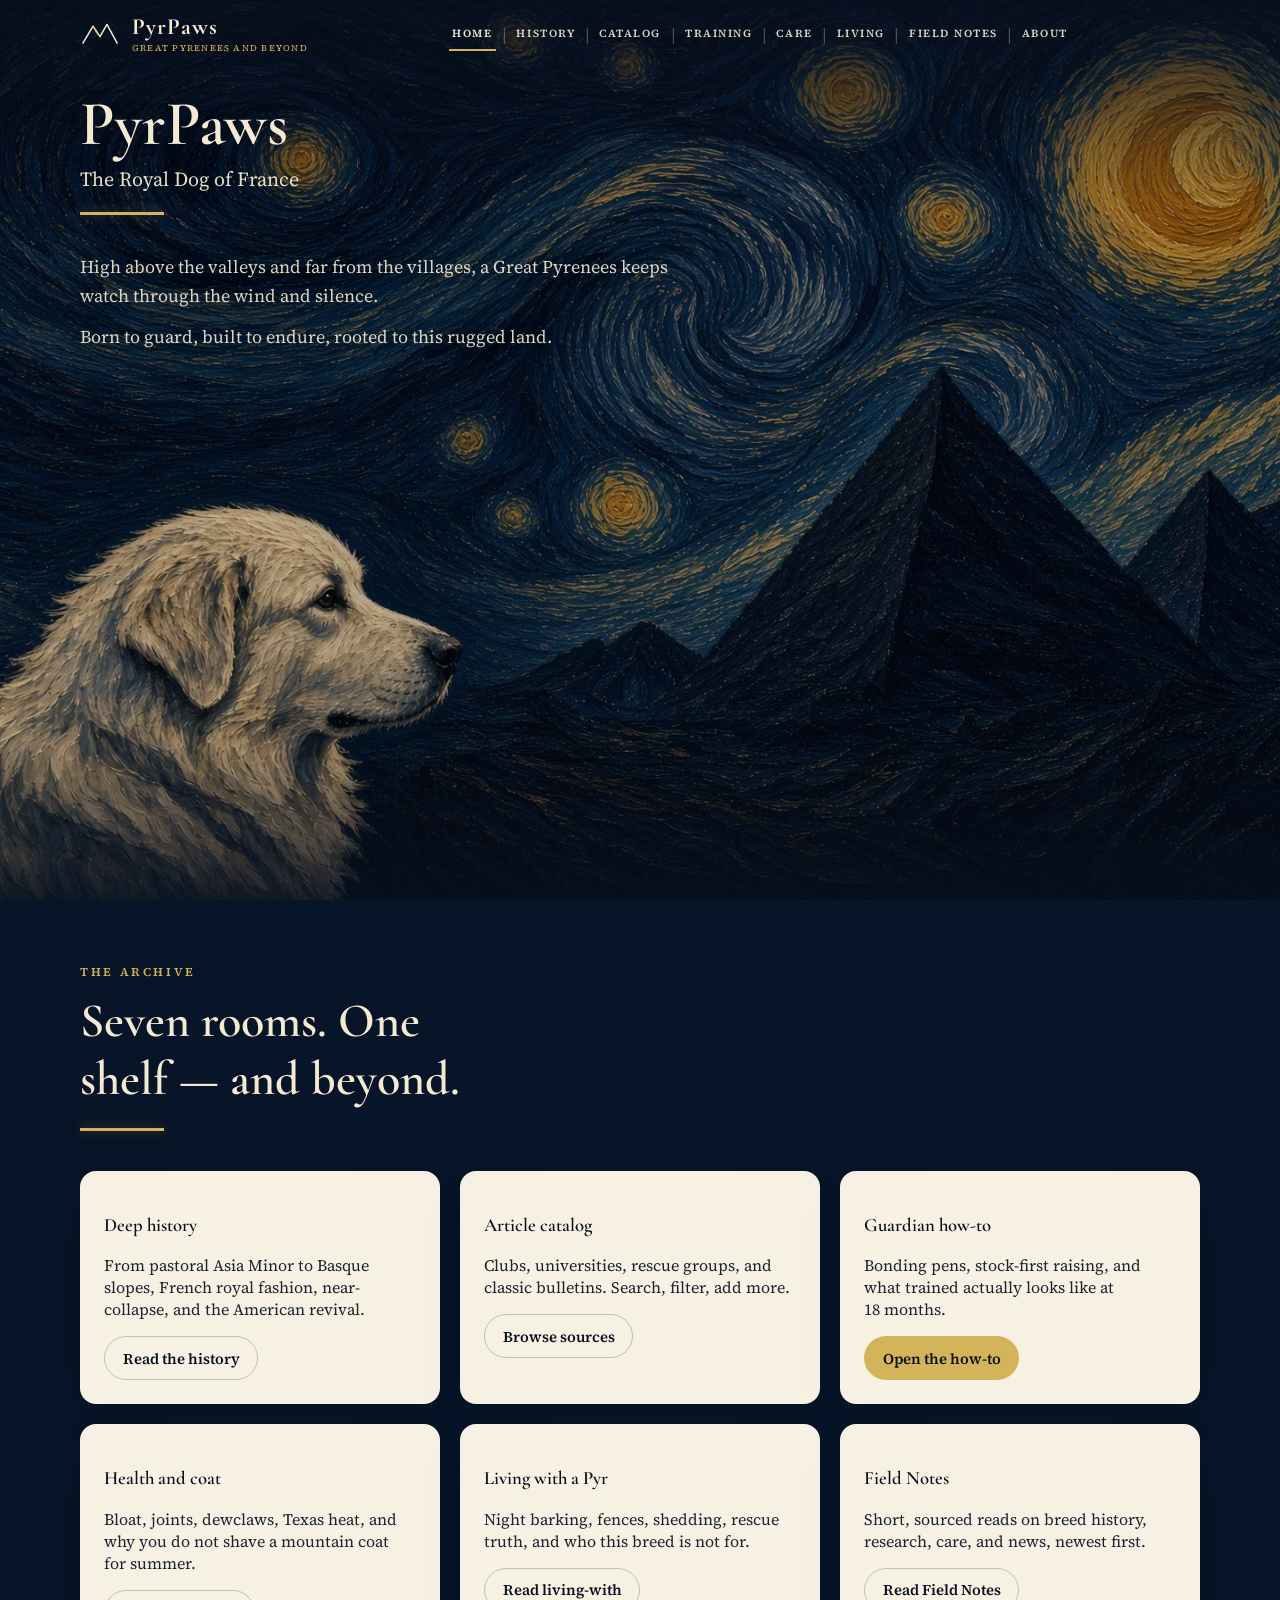
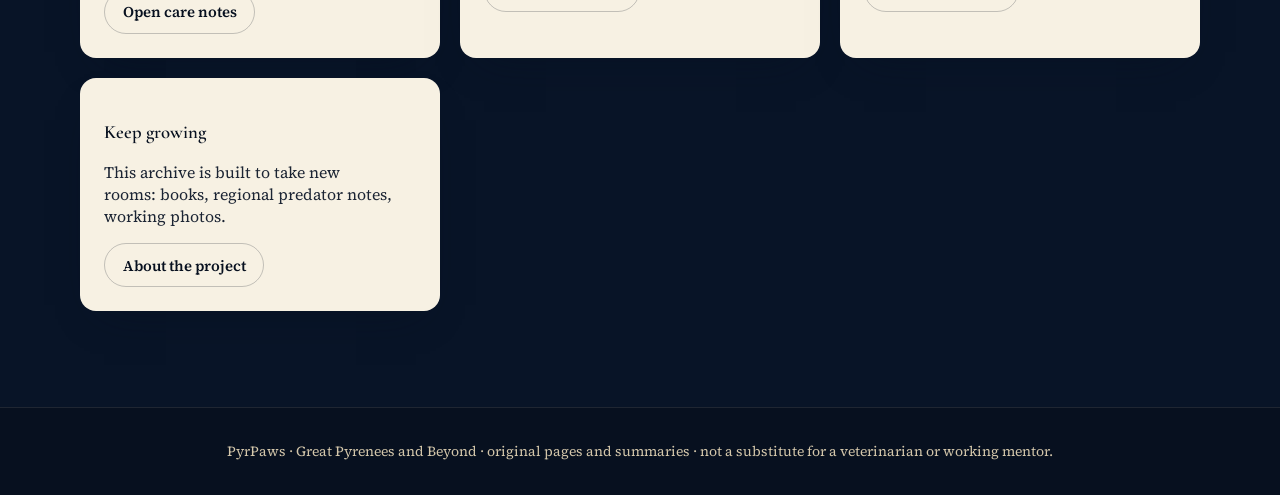
<file: index.html>
<!DOCTYPE html>
<html lang="en">
<head>
  <meta charset="UTF-8">
  <meta name="viewport" content="width=device-width, initial-scale=1">
  <meta http-equiv="Cache-Control" content="no-cache, no-store, must-revalidate">
  <title>PyrPaws — Great Pyrenees and Beyond</title>
  <meta name="description" content="A working dog of the roof of southwest Europe. History, source catalog, livestock guardian training, health, and living-with notes.">
  <link rel="canonical" href="https://pyrpaws.com/">
  <meta property="og:site_name" content="PyrPaws">
  <meta property="og:type" content="website">
  <meta property="og:url" content="https://pyrpaws.com/">
  <meta property="og:title" content="PyrPaws — Great Pyrenees and Beyond">
  <meta property="og:description" content="A working dog of the roof of southwest Europe. History, source catalog, livestock guardian training, health, and living-with notes.">
  <meta property="og:image" content="https://pyrpaws.com/assets/hero-desktop.jpg">
  <meta name="twitter:card" content="summary_large_image">
  <meta name="twitter:title" content="PyrPaws — Great Pyrenees and Beyond">
  <meta name="twitter:description" content="A working dog of the roof of southwest Europe. History, source catalog, livestock guardian training, health, and living-with notes.">
  <meta name="twitter:image" content="https://pyrpaws.com/assets/hero-desktop.jpg">
  <link rel="icon" type="image/svg+xml" href="assets/favicon.svg">
  <link rel="preconnect" href="https://fonts.googleapis.com">
  <link rel="preconnect" href="https://fonts.gstatic.com" crossorigin>
  <link href="https://fonts.googleapis.com/css2?family=Cormorant+Garamond:ital,wght@0,500;0,600;0,700;1,500&family=Source+Serif+4:ital,opsz,wght@0,8..60,400;0,8..60,600;1,8..60,400&display=swap" rel="stylesheet">
  <link rel="stylesheet" href="assets/styles.css?v=pyrpaws1">
</head>
<body>
  <header class="site-header overlay">
  <div class="header-inner site-wrap">
    <a class="brand" href="index.html" aria-label="PyrPaws home">
    <svg width="40" height="30" viewBox="0 0 46 34" fill="none" aria-hidden="true">
  <path d="M3 28 L15 8 L23 20 L31 6 L43 28" stroke="#f4ead4" stroke-width="1.7" stroke-linejoin="round"/>
  <path d="M15 8 L19 16 L23 20" stroke="#d4b45a" stroke-width="1.15"/>
</svg>
    <span class="brand-copy"><strong>PyrPaws</strong><span>Great Pyrenees and Beyond</span></span>
  </a>
    <nav class="desk-nav" aria-label="Primary"><a href="index.html" class="active">Home</a><span class="pipe" aria-hidden="true">|</span><a href="history.html">History</a><span class="pipe" aria-hidden="true">|</span><a href="archive.html">Catalog</a><span class="pipe" aria-hidden="true">|</span><a href="training.html">Training</a><span class="pipe" aria-hidden="true">|</span><a href="care.html">Care</a><span class="pipe" aria-hidden="true">|</span><a href="living.html">Living</a><span class="pipe" aria-hidden="true">|</span><a href="field-notes.html">Field Notes</a><span class="pipe" aria-hidden="true">|</span><a href="about.html">About</a></nav>
    <button type="button" class="menu-btn" data-open-menu aria-expanded="false" aria-controls="site-menu">
      <span class="bars" aria-hidden="true"><i></i><i></i><i></i></span>
      Menu
    </button>
  </div>
  <div class="menu-panel" id="site-menu" data-menu hidden>
    <div class="bg" aria-hidden="true"><picture><source type="image/webp" srcset="assets/hero-mobile.webp?v=pyrpaws1"><img src="assets/hero-mobile.jpg?v=pyrpaws1" alt=""></picture></div>
    <div class="menu-top">
      <a class="brand" href="index.html" aria-label="PyrPaws home">
    <svg width="40" height="30" viewBox="0 0 46 34" fill="none" aria-hidden="true">
  <path d="M3 28 L15 8 L23 20 L31 6 L43 28" stroke="#f4ead4" stroke-width="1.7" stroke-linejoin="round"/>
  <path d="M15 8 L19 16 L23 20" stroke="#d4b45a" stroke-width="1.15"/>
</svg>
    <span class="brand-copy"><strong>PyrPaws</strong><span>Great Pyrenees and Beyond</span></span>
  </a>
      <button type="button" class="menu-close" data-close-menu aria-label="Close menu">×</button>
    </div>
    <nav class="menu-links"><a href="index.html" class="active">Home</a><a href="history.html">History</a><a href="archive.html">Catalog</a><a href="training.html">Training</a><a href="care.html">Care</a><a href="living.html">Living</a><a href="field-notes.html">Field Notes</a><a href="about.html">About</a></nav>
  </div>
  </header>
  <section class="hero">
    <picture>
      <source media="(max-width: 1199px)" type="image/webp" srcset="assets/hero-mobile.webp?v=pyrpaws1">
      <source media="(max-width: 1199px)" srcset="assets/hero-mobile.jpg?v=pyrpaws1">
      <source type="image/webp" srcset="assets/hero-desktop.webp?v=pyrpaws1">
      <img class="hero-art" src="assets/hero-desktop.jpg?v=pyrpaws1" alt="">
    </picture>
    <div class="hero-scrim" aria-hidden="true"></div>
    <div class="hero-top" aria-hidden="true"></div>
    <div class="hero-bot" aria-hidden="true"></div>
    <div class="hero-copy site-wrap">
      <h1>PyrPaws</h1>
      <p class="hero-sub">The Royal Dog of France</p>
      <span class="gold-rule"></span>
      <p class="lede">High above the valleys and far from the villages, a Great Pyrenees keeps watch through the wind and silence.
        <span class="lede-rest">Born to guard, built to endure, rooted to this rugged land.</span>
      </p>
    </div>
  </section>
  <main class="rooms">
    <div class="site-wrap">
      <p class="kicker">The archive</p>
      <h2>Seven rooms. One shelf — and beyond.</h2>
      <span class="gold-rule"></span>
      <div class="grid-3">
        <article class="paper-card"><h3>Deep history</h3><p>From pastoral Asia Minor to Basque slopes, French royal fashion, near-collapse, and the American revival.</p><a class="paint-btn" href="history.html">Read the history</a></article>
        <article class="paper-card"><h3>Article catalog</h3><p>Clubs, universities, rescue groups, and classic bulletins. Search, filter, add more.</p><a class="paint-btn" href="archive.html">Browse sources</a></article>
        <article class="paper-card"><h3>Guardian how-to</h3><p>Bonding pens, stock-first raising, and what trained actually looks like at 18 months.</p><a class="paint-btn gold" href="training.html">Open the how-to</a></article>
        <article class="paper-card"><h3>Health and coat</h3><p>Bloat, joints, dewclaws, Texas heat, and why you do not shave a mountain coat for summer.</p><a class="paint-btn" href="care.html">Open care notes</a></article>
        <article class="paper-card"><h3>Living with a Pyr</h3><p>Night barking, fences, shedding, rescue truth, and who this breed is not for.</p><a class="paint-btn" href="living.html">Read living-with</a></article>
        <article class="paper-card"><h3>Field Notes</h3><p>Short, sourced reads on breed history, research, care, and news, newest first.</p><a class="paint-btn" href="field-notes.html">Read Field Notes</a></article>
        <article class="paper-card"><h3>Keep growing</h3><p>This archive is built to take new rooms: books, regional predator notes, working photos.</p><a class="paint-btn" href="about.html">About the project</a></article>
      </div>
    </div>
  </main>
  <footer class="site-footer"><div class="site-wrap">PyrPaws · Great Pyrenees and Beyond · original pages and summaries · not a substitute for a veterinarian or working mentor.</div></footer>
  <script src="assets/site.js?v=pyrpaws1"></script>
</body>
</html>
</file>
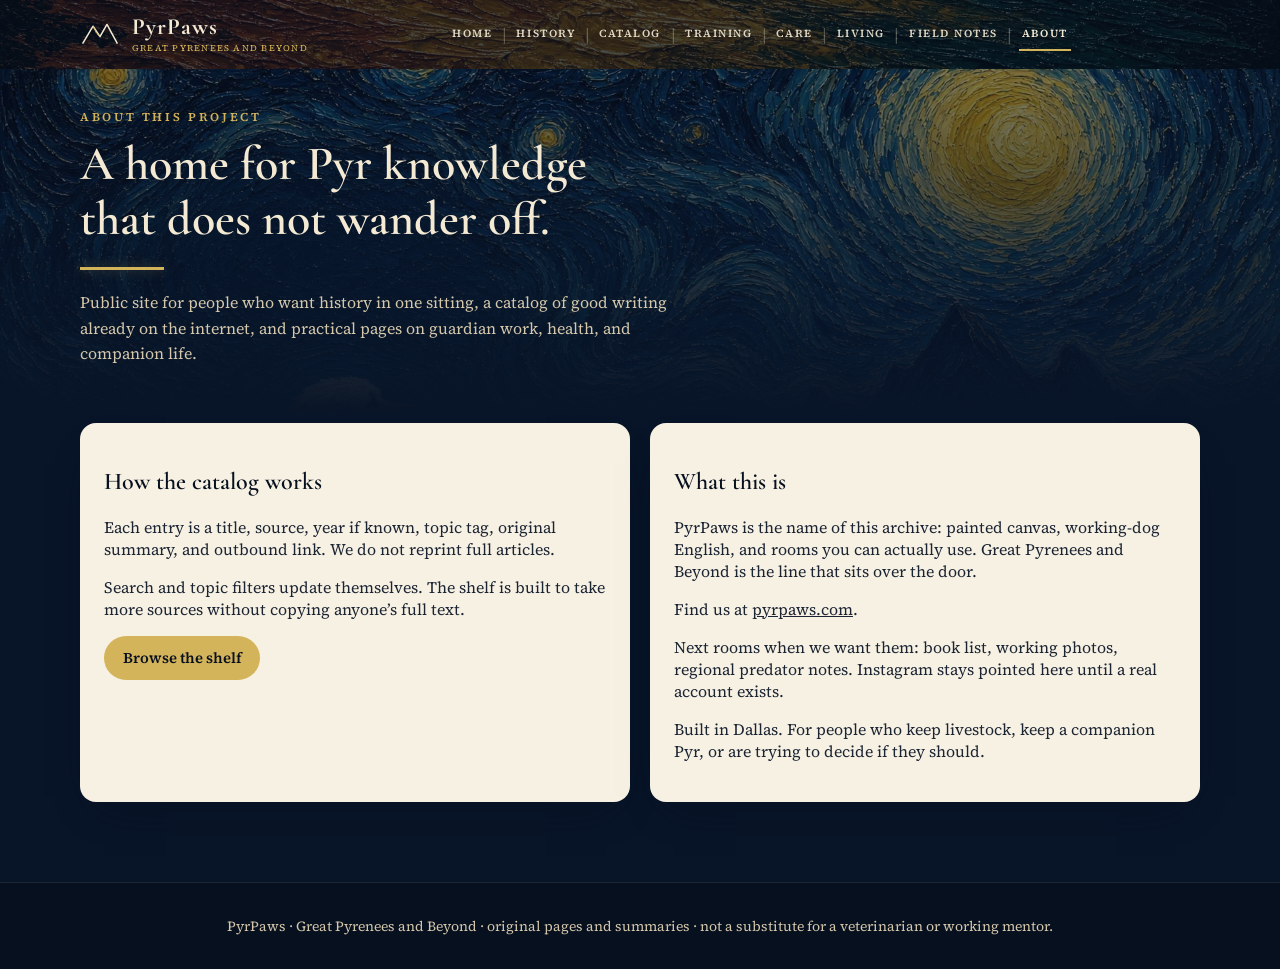
<file: about.html>
<!DOCTYPE html>
<html lang="en">
<head>
  <meta charset="UTF-8">
  <meta name="viewport" content="width=device-width, initial-scale=1">
  <meta http-equiv="Cache-Control" content="no-cache, no-store, must-revalidate">
  <title>About — PyrPaws</title>
  <meta name="description" content="About the Great Pyrenees archive.">
  <link rel="canonical" href="https://pyrpaws.com/about.html">
  <meta property="og:site_name" content="PyrPaws">
  <meta property="og:type" content="website">
  <meta property="og:url" content="https://pyrpaws.com/about.html">
  <meta property="og:title" content="About — PyrPaws">
  <meta property="og:description" content="About the Great Pyrenees archive.">
  <meta property="og:image" content="https://pyrpaws.com/assets/hero-desktop.jpg">
  <meta name="twitter:card" content="summary_large_image">
  <meta name="twitter:title" content="About — PyrPaws">
  <meta name="twitter:description" content="About the Great Pyrenees archive.">
  <meta name="twitter:image" content="https://pyrpaws.com/assets/hero-desktop.jpg">
  <link rel="icon" type="image/svg+xml" href="assets/favicon.svg">
  <link rel="preconnect" href="https://fonts.googleapis.com">
  <link rel="preconnect" href="https://fonts.gstatic.com" crossorigin>
  <link href="https://fonts.googleapis.com/css2?family=Cormorant+Garamond:ital,wght@0,500;0,600;0,700;1,500&family=Source+Serif+4:ital,opsz,wght@0,8..60,400;0,8..60,600;1,8..60,400&display=swap" rel="stylesheet">
  <link rel="stylesheet" href="assets/styles.css?v=pyrpaws1">
</head>
<body>
  <header class="site-header bar">
    <div class="bar-bg" aria-hidden="true"><picture><source type="image/webp" srcset="assets/paint-bar.webp?v=pyrpaws1"><img src="assets/paint-bar.jpg?v=pyrpaws1" alt=""></picture></div>
  <div class="header-inner site-wrap">
    <a class="brand" href="index.html" aria-label="PyrPaws home">
    <svg width="40" height="30" viewBox="0 0 46 34" fill="none" aria-hidden="true">
  <path d="M3 28 L15 8 L23 20 L31 6 L43 28" stroke="#f4ead4" stroke-width="1.7" stroke-linejoin="round"/>
  <path d="M15 8 L19 16 L23 20" stroke="#d4b45a" stroke-width="1.15"/>
</svg>
    <span class="brand-copy"><strong>PyrPaws</strong><span>Great Pyrenees and Beyond</span></span>
  </a>
    <nav class="desk-nav" aria-label="Primary"><a href="index.html">Home</a><span class="pipe" aria-hidden="true">|</span><a href="history.html">History</a><span class="pipe" aria-hidden="true">|</span><a href="archive.html">Catalog</a><span class="pipe" aria-hidden="true">|</span><a href="training.html">Training</a><span class="pipe" aria-hidden="true">|</span><a href="care.html">Care</a><span class="pipe" aria-hidden="true">|</span><a href="living.html">Living</a><span class="pipe" aria-hidden="true">|</span><a href="field-notes.html">Field Notes</a><span class="pipe" aria-hidden="true">|</span><a href="about.html" class="active">About</a></nav>
    <button type="button" class="menu-btn" data-open-menu aria-expanded="false" aria-controls="site-menu">
      <span class="bars" aria-hidden="true"><i></i><i></i><i></i></span>
      Menu
    </button>
  </div>
  <div class="menu-panel" id="site-menu" data-menu hidden>
    <div class="bg" aria-hidden="true"><picture><source type="image/webp" srcset="assets/hero-mobile.webp?v=pyrpaws1"><img src="assets/hero-mobile.jpg?v=pyrpaws1" alt=""></picture></div>
    <div class="menu-top">
      <a class="brand" href="index.html" aria-label="PyrPaws home">
    <svg width="40" height="30" viewBox="0 0 46 34" fill="none" aria-hidden="true">
  <path d="M3 28 L15 8 L23 20 L31 6 L43 28" stroke="#f4ead4" stroke-width="1.7" stroke-linejoin="round"/>
  <path d="M15 8 L19 16 L23 20" stroke="#d4b45a" stroke-width="1.15"/>
</svg>
    <span class="brand-copy"><strong>PyrPaws</strong><span>Great Pyrenees and Beyond</span></span>
  </a>
      <button type="button" class="menu-close" data-close-menu aria-label="Close menu">×</button>
    </div>
    <nav class="menu-links"><a href="index.html">Home</a><a href="history.html">History</a><a href="archive.html">Catalog</a><a href="training.html">Training</a><a href="care.html">Care</a><a href="living.html">Living</a><a href="field-notes.html">Field Notes</a><a href="about.html" class="active">About</a></nav>
  </div>
  </header>
  <section class="page-banner">
    <picture><source type="image/webp" srcset="assets/sky-canvas.webp?v=pyrpaws1"><img src="assets/sky-canvas.jpg?v=pyrpaws1" alt=""></picture>
    <div class="wash"></div>
    <div class="inner site-wrap">
      <p class="kicker">About this project</p>
      <h1>A home for Pyr knowledge that does not wander off.</h1>
      <span class="gold-rule"></span>
      <p class="lede">Public site for people who want history in one sitting, a catalog of good writing already on the internet, and practical pages on guardian work, health, and companion life.</p>
    </div>
  </section>
    <main class="page-main">
      <div class="site-wrap grid-2">
        <article class="paper-card"><h2>How the catalog works</h2>
          <p>Each entry is a title, source, year if known, topic tag, original summary, and outbound link. We do not reprint full articles.</p>
          <p>Search and topic filters update themselves. The shelf is built to take more sources without copying anyone’s full text.</p>
          <a class="paint-btn gold" href="archive.html">Browse the shelf</a>
        </article>
        <article class="paper-card"><h2>What this is</h2>
          <p>PyrPaws is the name of this archive: painted canvas, working-dog English, and rooms you can actually use. Great Pyrenees and Beyond is the line that sits over the door.</p>
          <p>Find us at <a href="https://pyrpaws.com/">pyrpaws.com</a>.</p>
          <p>Next rooms when we want them: book list, working photos, regional predator notes. Instagram stays pointed here until a real account exists.</p>
          <p>Built in Dallas. For people who keep livestock, keep a companion Pyr, or are trying to decide if they should.</p>
        </article>
      </div>
    </main>
  <footer class="site-footer"><div class="site-wrap">PyrPaws · Great Pyrenees and Beyond · original pages and summaries · not a substitute for a veterinarian or working mentor.</div></footer>
  <script src="assets/site.js?v=pyrpaws1"></script>
</body>
</html>
</file>
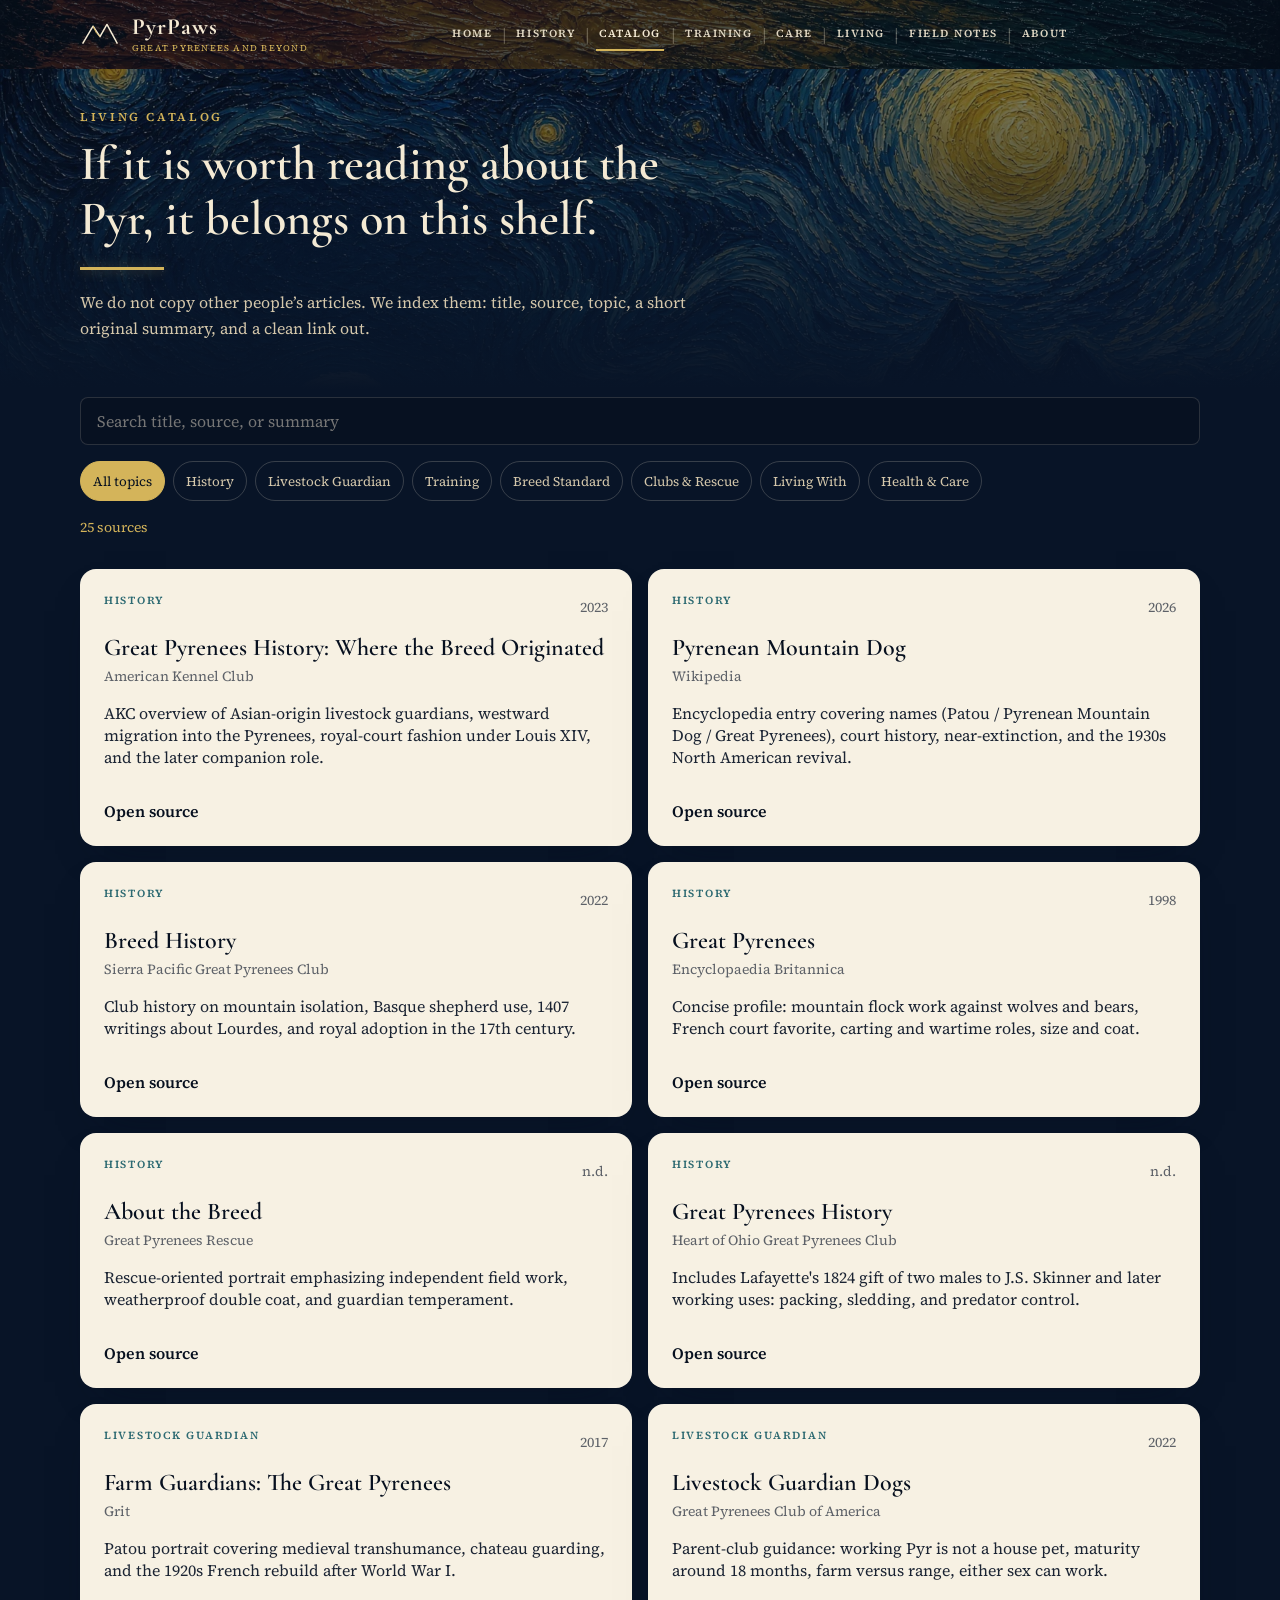
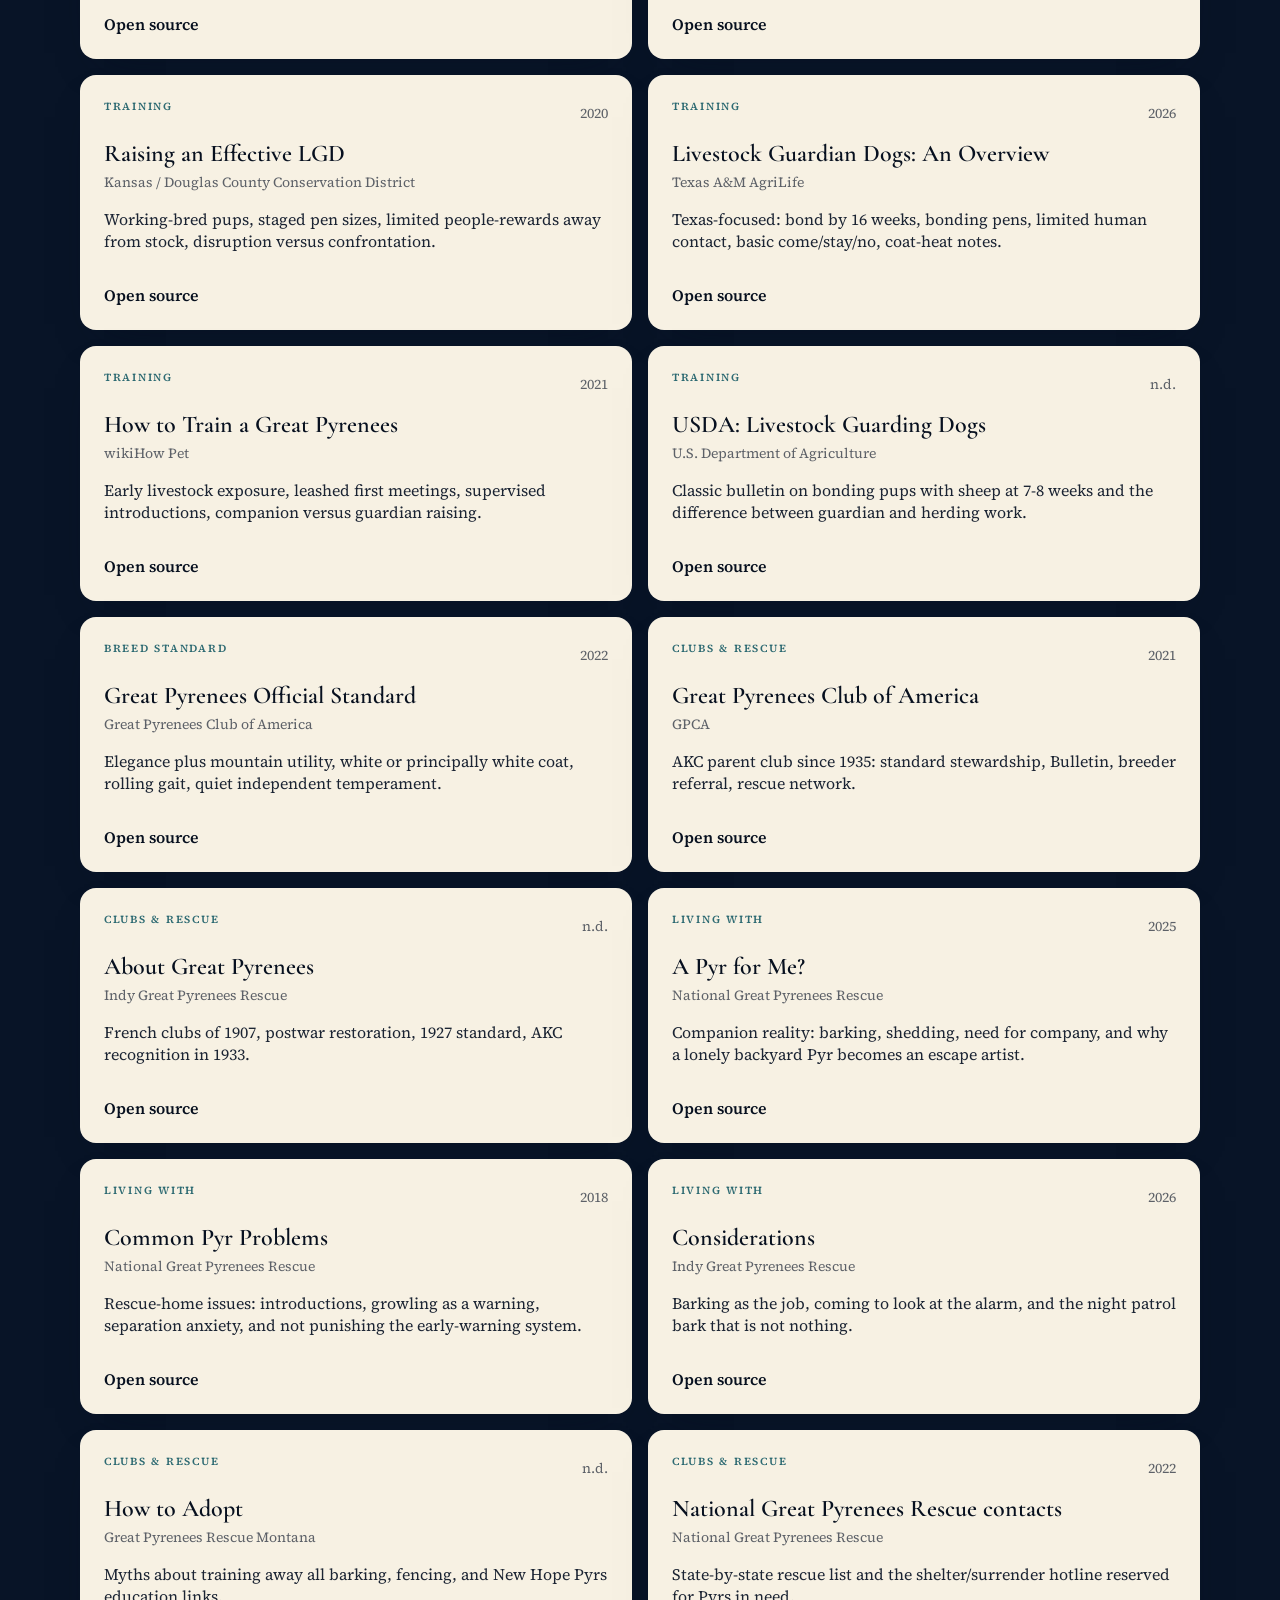
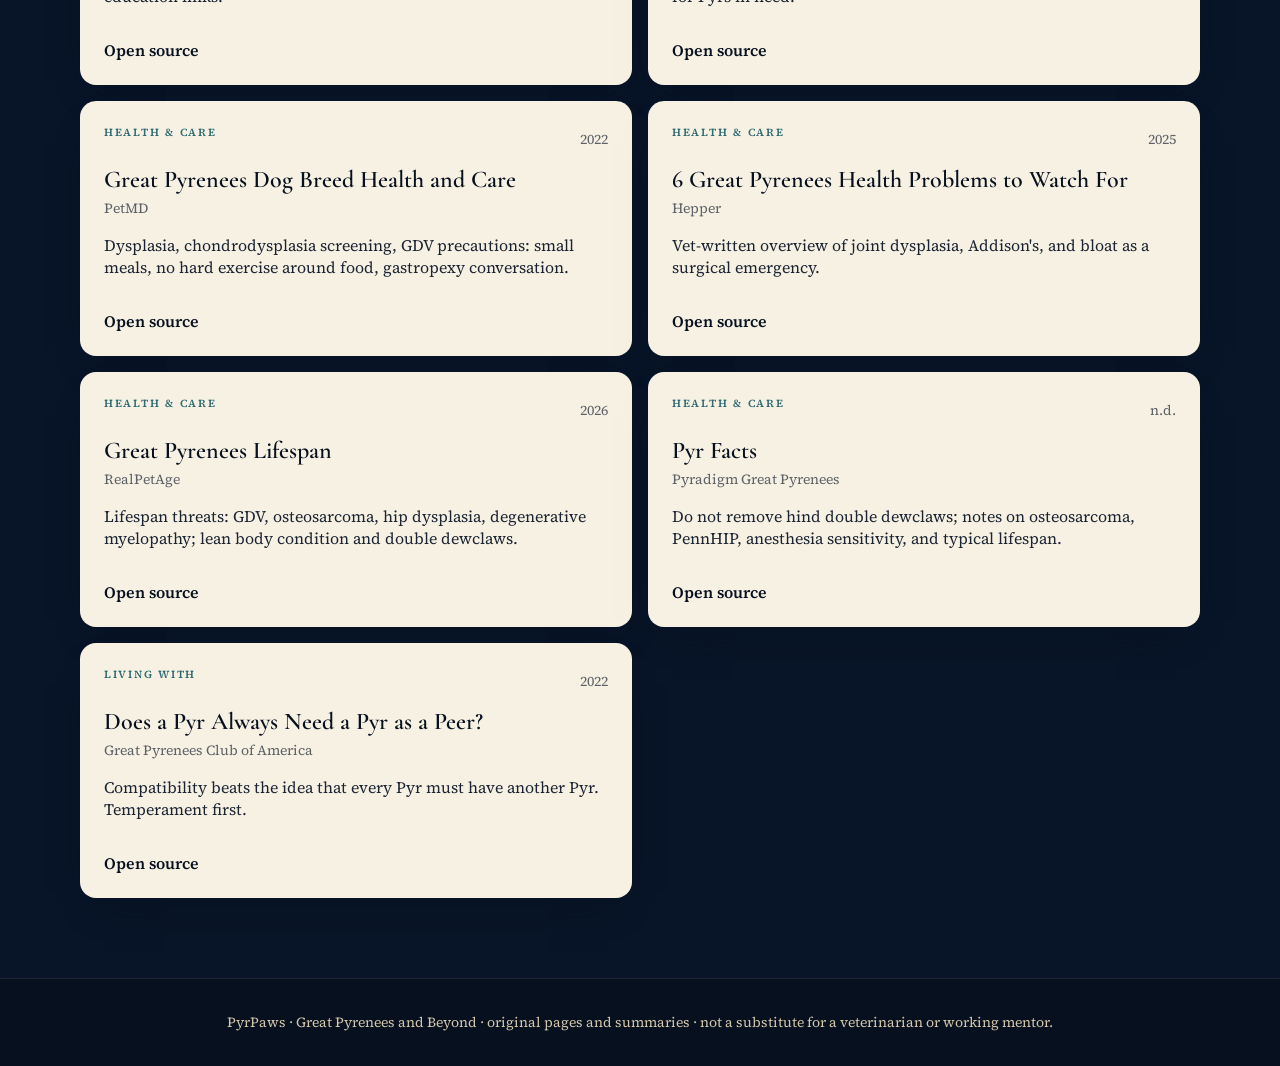
<file: archive.html>
<!DOCTYPE html>
<html lang="en">
<head>
  <meta charset="UTF-8">
  <meta name="viewport" content="width=device-width, initial-scale=1">
  <meta http-equiv="Cache-Control" content="no-cache, no-store, must-revalidate">
  <title>Article Catalog — PyrPaws</title>
  <meta name="description" content="Curated catalog of Great Pyrenees articles and sources.">
  <link rel="canonical" href="https://pyrpaws.com/archive.html">
  <meta property="og:site_name" content="PyrPaws">
  <meta property="og:type" content="website">
  <meta property="og:url" content="https://pyrpaws.com/archive.html">
  <meta property="og:title" content="Article Catalog — PyrPaws">
  <meta property="og:description" content="Curated catalog of Great Pyrenees articles and sources.">
  <meta property="og:image" content="https://pyrpaws.com/assets/hero-desktop.jpg">
  <meta name="twitter:card" content="summary_large_image">
  <meta name="twitter:title" content="Article Catalog — PyrPaws">
  <meta name="twitter:description" content="Curated catalog of Great Pyrenees articles and sources.">
  <meta name="twitter:image" content="https://pyrpaws.com/assets/hero-desktop.jpg">
  <link rel="icon" type="image/svg+xml" href="assets/favicon.svg">
  <link rel="preconnect" href="https://fonts.googleapis.com">
  <link rel="preconnect" href="https://fonts.gstatic.com" crossorigin>
  <link href="https://fonts.googleapis.com/css2?family=Cormorant+Garamond:ital,wght@0,500;0,600;0,700;1,500&family=Source+Serif+4:ital,opsz,wght@0,8..60,400;0,8..60,600;1,8..60,400&display=swap" rel="stylesheet">
  <link rel="stylesheet" href="assets/styles.css?v=pyrpaws1">
</head>
<body>
  <header class="site-header bar">
    <div class="bar-bg" aria-hidden="true"><picture><source type="image/webp" srcset="assets/paint-bar.webp?v=pyrpaws1"><img src="assets/paint-bar.jpg?v=pyrpaws1" alt=""></picture></div>
  <div class="header-inner site-wrap">
    <a class="brand" href="index.html" aria-label="PyrPaws home">
    <svg width="40" height="30" viewBox="0 0 46 34" fill="none" aria-hidden="true">
  <path d="M3 28 L15 8 L23 20 L31 6 L43 28" stroke="#f4ead4" stroke-width="1.7" stroke-linejoin="round"/>
  <path d="M15 8 L19 16 L23 20" stroke="#d4b45a" stroke-width="1.15"/>
</svg>
    <span class="brand-copy"><strong>PyrPaws</strong><span>Great Pyrenees and Beyond</span></span>
  </a>
    <nav class="desk-nav" aria-label="Primary"><a href="index.html">Home</a><span class="pipe" aria-hidden="true">|</span><a href="history.html">History</a><span class="pipe" aria-hidden="true">|</span><a href="archive.html" class="active">Catalog</a><span class="pipe" aria-hidden="true">|</span><a href="training.html">Training</a><span class="pipe" aria-hidden="true">|</span><a href="care.html">Care</a><span class="pipe" aria-hidden="true">|</span><a href="living.html">Living</a><span class="pipe" aria-hidden="true">|</span><a href="field-notes.html">Field Notes</a><span class="pipe" aria-hidden="true">|</span><a href="about.html">About</a></nav>
    <button type="button" class="menu-btn" data-open-menu aria-expanded="false" aria-controls="site-menu">
      <span class="bars" aria-hidden="true"><i></i><i></i><i></i></span>
      Menu
    </button>
  </div>
  <div class="menu-panel" id="site-menu" data-menu hidden>
    <div class="bg" aria-hidden="true"><picture><source type="image/webp" srcset="assets/hero-mobile.webp?v=pyrpaws1"><img src="assets/hero-mobile.jpg?v=pyrpaws1" alt=""></picture></div>
    <div class="menu-top">
      <a class="brand" href="index.html" aria-label="PyrPaws home">
    <svg width="40" height="30" viewBox="0 0 46 34" fill="none" aria-hidden="true">
  <path d="M3 28 L15 8 L23 20 L31 6 L43 28" stroke="#f4ead4" stroke-width="1.7" stroke-linejoin="round"/>
  <path d="M15 8 L19 16 L23 20" stroke="#d4b45a" stroke-width="1.15"/>
</svg>
    <span class="brand-copy"><strong>PyrPaws</strong><span>Great Pyrenees and Beyond</span></span>
  </a>
      <button type="button" class="menu-close" data-close-menu aria-label="Close menu">×</button>
    </div>
    <nav class="menu-links"><a href="index.html">Home</a><a href="history.html">History</a><a href="archive.html" class="active">Catalog</a><a href="training.html">Training</a><a href="care.html">Care</a><a href="living.html">Living</a><a href="field-notes.html">Field Notes</a><a href="about.html">About</a></nav>
  </div>
  </header>
  <section class="page-banner">
    <picture><source type="image/webp" srcset="assets/sky-canvas.webp?v=pyrpaws1"><img src="assets/sky-canvas.jpg?v=pyrpaws1" alt=""></picture>
    <div class="wash"></div>
    <div class="inner site-wrap">
      <p class="kicker">Living catalog</p>
      <h1>If it is worth reading about the Pyr, it belongs on this shelf.</h1>
      <span class="gold-rule"></span>
      <p class="lede">We do not copy other people’s articles. We index them: title, source, topic, a short original summary, and a clean link out.</p>
    </div>
  </section>
    <main class="page-main">
      <div class="site-wrap">
        <div class="filters">
          <input data-search type="search" placeholder="Search title, source, or summary">
          <div class="chips" data-chips></div>
          <div class="count" data-count></div>
        </div>
        <ul class="article-list" data-article-list></ul>
      </div>
    </main>
  <footer class="site-footer"><div class="site-wrap">PyrPaws · Great Pyrenees and Beyond · original pages and summaries · not a substitute for a veterinarian or working mentor.</div></footer>
  <script src="assets/site.js?v=pyrpaws1"></script>
</body>
</html>
</file>
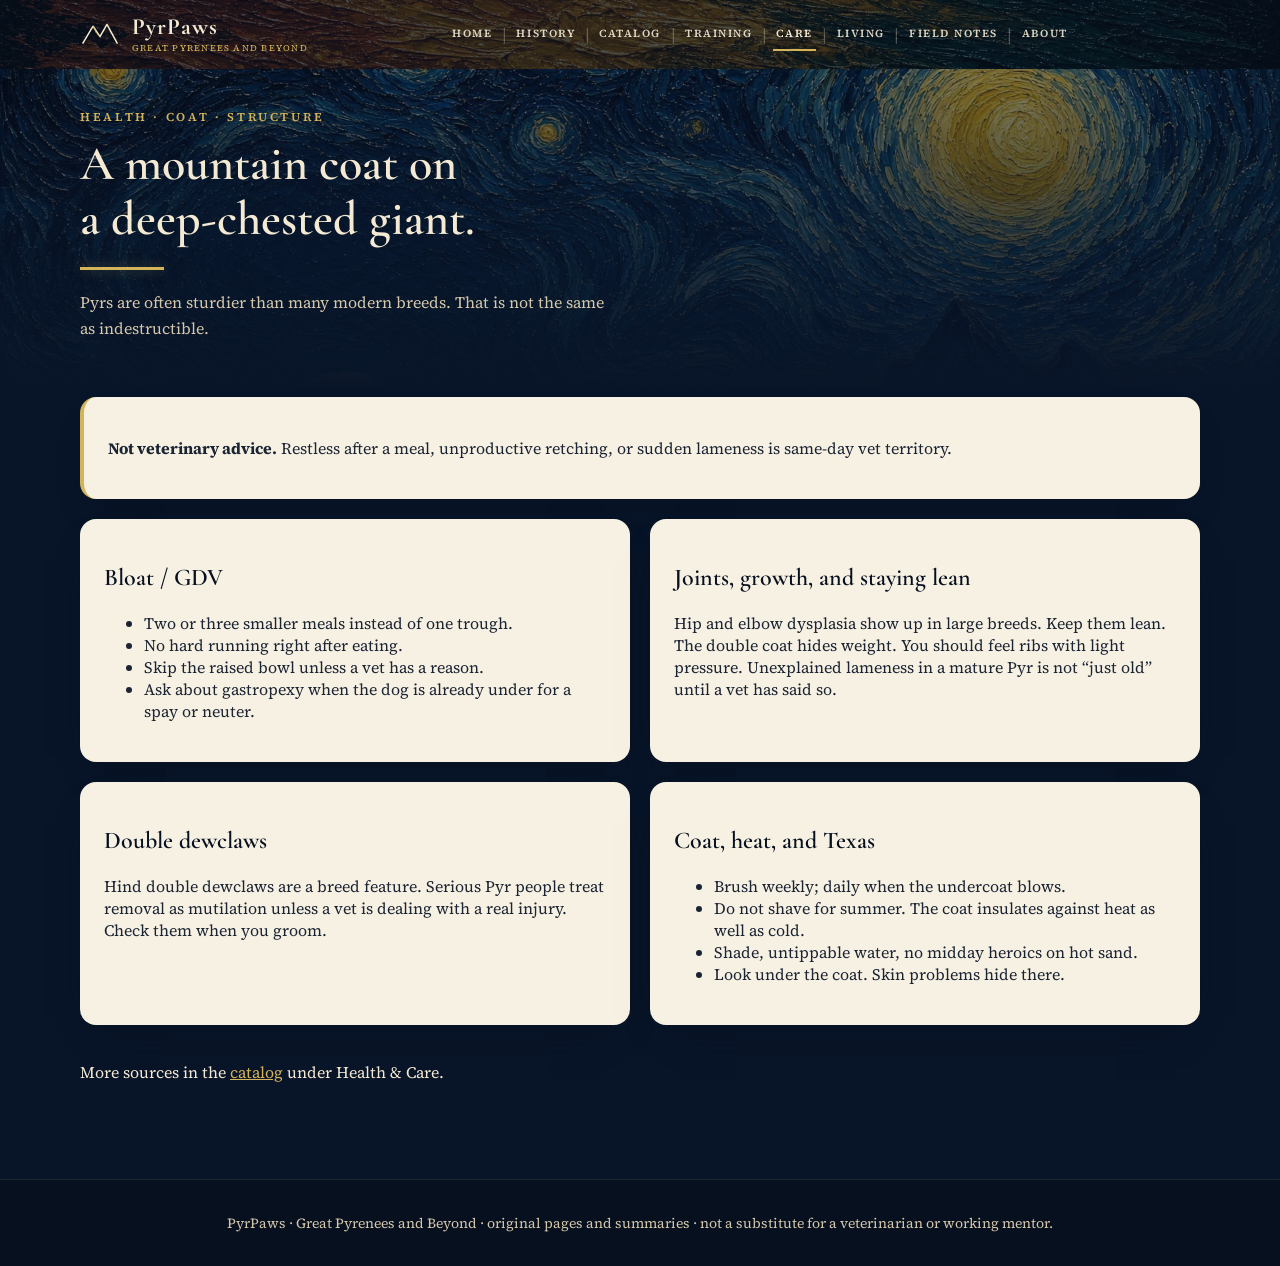
<file: care.html>
<!DOCTYPE html>
<html lang="en">
<head>
  <meta charset="UTF-8">
  <meta name="viewport" content="width=device-width, initial-scale=1">
  <meta http-equiv="Cache-Control" content="no-cache, no-store, must-revalidate">
  <title>Health and Care — PyrPaws</title>
  <meta name="description" content="Bloat, joints, dewclaws, coat, and Texas heat.">
  <link rel="canonical" href="https://pyrpaws.com/care.html">
  <meta property="og:site_name" content="PyrPaws">
  <meta property="og:type" content="website">
  <meta property="og:url" content="https://pyrpaws.com/care.html">
  <meta property="og:title" content="Health and Care — PyrPaws">
  <meta property="og:description" content="Bloat, joints, dewclaws, coat, and Texas heat.">
  <meta property="og:image" content="https://pyrpaws.com/assets/hero-desktop.jpg">
  <meta name="twitter:card" content="summary_large_image">
  <meta name="twitter:title" content="Health and Care — PyrPaws">
  <meta name="twitter:description" content="Bloat, joints, dewclaws, coat, and Texas heat.">
  <meta name="twitter:image" content="https://pyrpaws.com/assets/hero-desktop.jpg">
  <link rel="icon" type="image/svg+xml" href="assets/favicon.svg">
  <link rel="preconnect" href="https://fonts.googleapis.com">
  <link rel="preconnect" href="https://fonts.gstatic.com" crossorigin>
  <link href="https://fonts.googleapis.com/css2?family=Cormorant+Garamond:ital,wght@0,500;0,600;0,700;1,500&family=Source+Serif+4:ital,opsz,wght@0,8..60,400;0,8..60,600;1,8..60,400&display=swap" rel="stylesheet">
  <link rel="stylesheet" href="assets/styles.css?v=pyrpaws1">
</head>
<body>
  <header class="site-header bar">
    <div class="bar-bg" aria-hidden="true"><picture><source type="image/webp" srcset="assets/paint-bar.webp?v=pyrpaws1"><img src="assets/paint-bar.jpg?v=pyrpaws1" alt=""></picture></div>
  <div class="header-inner site-wrap">
    <a class="brand" href="index.html" aria-label="PyrPaws home">
    <svg width="40" height="30" viewBox="0 0 46 34" fill="none" aria-hidden="true">
  <path d="M3 28 L15 8 L23 20 L31 6 L43 28" stroke="#f4ead4" stroke-width="1.7" stroke-linejoin="round"/>
  <path d="M15 8 L19 16 L23 20" stroke="#d4b45a" stroke-width="1.15"/>
</svg>
    <span class="brand-copy"><strong>PyrPaws</strong><span>Great Pyrenees and Beyond</span></span>
  </a>
    <nav class="desk-nav" aria-label="Primary"><a href="index.html">Home</a><span class="pipe" aria-hidden="true">|</span><a href="history.html">History</a><span class="pipe" aria-hidden="true">|</span><a href="archive.html">Catalog</a><span class="pipe" aria-hidden="true">|</span><a href="training.html">Training</a><span class="pipe" aria-hidden="true">|</span><a href="care.html" class="active">Care</a><span class="pipe" aria-hidden="true">|</span><a href="living.html">Living</a><span class="pipe" aria-hidden="true">|</span><a href="field-notes.html">Field Notes</a><span class="pipe" aria-hidden="true">|</span><a href="about.html">About</a></nav>
    <button type="button" class="menu-btn" data-open-menu aria-expanded="false" aria-controls="site-menu">
      <span class="bars" aria-hidden="true"><i></i><i></i><i></i></span>
      Menu
    </button>
  </div>
  <div class="menu-panel" id="site-menu" data-menu hidden>
    <div class="bg" aria-hidden="true"><picture><source type="image/webp" srcset="assets/hero-mobile.webp?v=pyrpaws1"><img src="assets/hero-mobile.jpg?v=pyrpaws1" alt=""></picture></div>
    <div class="menu-top">
      <a class="brand" href="index.html" aria-label="PyrPaws home">
    <svg width="40" height="30" viewBox="0 0 46 34" fill="none" aria-hidden="true">
  <path d="M3 28 L15 8 L23 20 L31 6 L43 28" stroke="#f4ead4" stroke-width="1.7" stroke-linejoin="round"/>
  <path d="M15 8 L19 16 L23 20" stroke="#d4b45a" stroke-width="1.15"/>
</svg>
    <span class="brand-copy"><strong>PyrPaws</strong><span>Great Pyrenees and Beyond</span></span>
  </a>
      <button type="button" class="menu-close" data-close-menu aria-label="Close menu">×</button>
    </div>
    <nav class="menu-links"><a href="index.html">Home</a><a href="history.html">History</a><a href="archive.html">Catalog</a><a href="training.html">Training</a><a href="care.html" class="active">Care</a><a href="living.html">Living</a><a href="field-notes.html">Field Notes</a><a href="about.html">About</a></nav>
  </div>
  </header>
  <section class="page-banner">
    <picture><source type="image/webp" srcset="assets/sky-canvas.webp?v=pyrpaws1"><img src="assets/sky-canvas.jpg?v=pyrpaws1" alt=""></picture>
    <div class="wash"></div>
    <div class="inner site-wrap">
      <p class="kicker">Health · coat · structure</p>
      <h1>A mountain coat on a deep-chested giant.</h1>
      <span class="gold-rule"></span>
      <p class="lede">Pyrs are often sturdier than many modern breeds. That is not the same as indestructible.</p>
    </div>
  </section>
    <main class="page-main">
      <div class="site-wrap" style="display:grid;gap:1.25rem">
        <aside class="paper-card callout"><p><strong>Not veterinary advice.</strong> Restless after a meal, unproductive retching, or sudden lameness is same-day vet territory.</p></aside>
        <div class="grid-2">
          <article class="paper-card"><h2>Bloat / GDV</h2><ul><li>Two or three smaller meals instead of one trough.</li><li>No hard running right after eating.</li><li>Skip the raised bowl unless a vet has a reason.</li><li>Ask about gastropexy when the dog is already under for a spay or neuter.</li></ul></article>
          <article class="paper-card"><h2>Joints, growth, and staying lean</h2><p>Hip and elbow dysplasia show up in large breeds. Keep them lean. The double coat hides weight. You should feel ribs with light pressure. Unexplained lameness in a mature Pyr is not “just old” until a vet has said so.</p></article>
          <article class="paper-card"><h2>Double dewclaws</h2><p>Hind double dewclaws are a breed feature. Serious Pyr people treat removal as mutilation unless a vet is dealing with a real injury. Check them when you groom.</p></article>
          <article class="paper-card"><h2>Coat, heat, and Texas</h2><ul><li>Brush weekly; daily when the undercoat blows.</li><li>Do not shave for summer. The coat insulates against heat as well as cold.</li><li>Shade, untippable water, no midday heroics on hot sand.</li><li>Look under the coat. Skin problems hide there.</li></ul></article>
        </div>
        <p>More sources in the <a href="archive.html" style="color:var(--gold)">catalog</a> under Health &amp; Care.</p>
      </div>
    </main>
  <footer class="site-footer"><div class="site-wrap">PyrPaws · Great Pyrenees and Beyond · original pages and summaries · not a substitute for a veterinarian or working mentor.</div></footer>
  <script src="assets/site.js?v=pyrpaws1"></script>
</body>
</html>
</file>
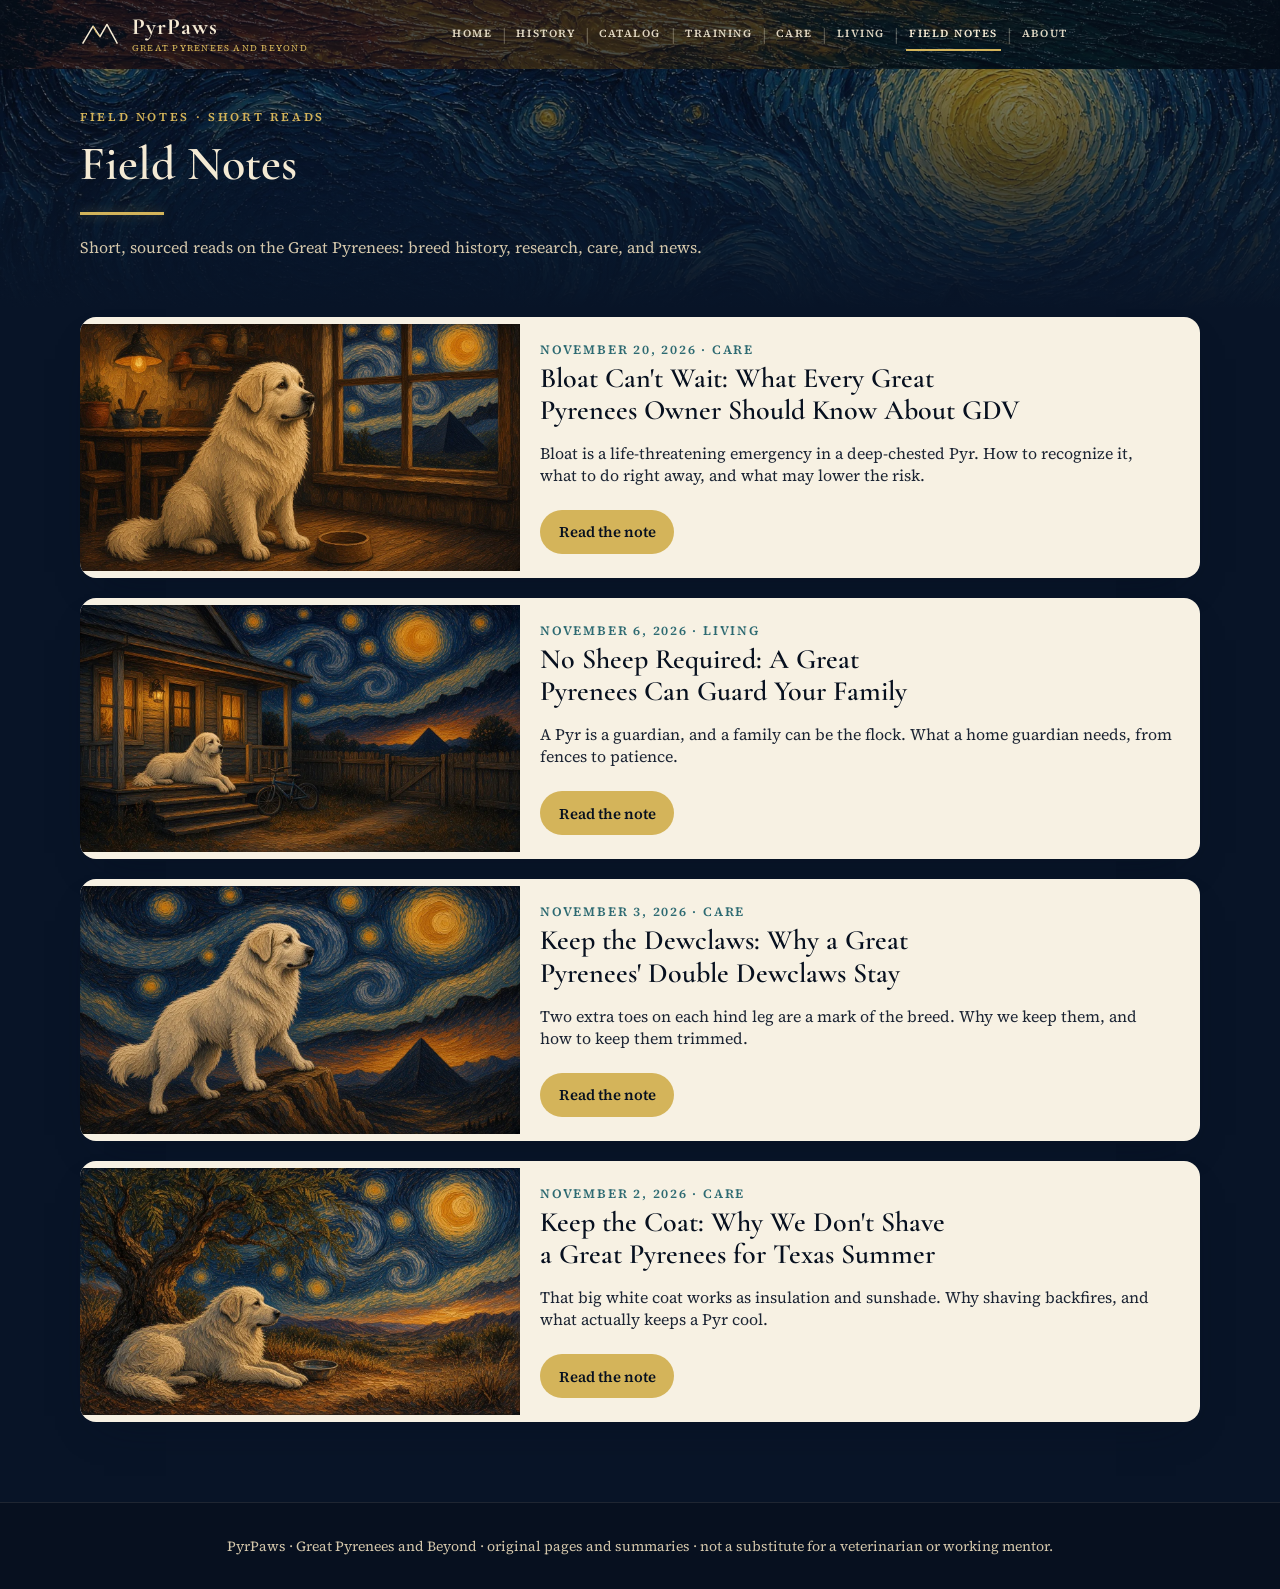
<file: field-notes.html>
<!DOCTYPE html>
<html lang="en">
<head>
  <meta charset="UTF-8">
  <meta name="viewport" content="width=device-width, initial-scale=1">
  <meta http-equiv="Cache-Control" content="no-cache, no-store, must-revalidate">
  <title>Field Notes — PyrPaws</title>
  <meta name="description" content="Short, sourced reads on the Great Pyrenees: breed history, research, care, and news.">
  <link rel="canonical" href="https://pyrpaws.com/field-notes.html">
  <meta property="og:site_name" content="PyrPaws">
  <meta property="og:type" content="website">
  <meta property="og:url" content="https://pyrpaws.com/field-notes.html">
  <meta property="og:title" content="Field Notes — PyrPaws">
  <meta property="og:description" content="Short, sourced reads on the Great Pyrenees: breed history, research, care, and news.">
  <meta property="og:image" content="https://pyrpaws.com/assets/hero-desktop.jpg">
  <meta name="twitter:card" content="summary_large_image">
  <meta name="twitter:title" content="Field Notes — PyrPaws">
  <meta name="twitter:description" content="Short, sourced reads on the Great Pyrenees: breed history, research, care, and news.">
  <meta name="twitter:image" content="https://pyrpaws.com/assets/hero-desktop.jpg">
  <link rel="icon" type="image/svg+xml" href="assets/favicon.svg">
  <link rel="preconnect" href="https://fonts.googleapis.com">
  <link rel="preconnect" href="https://fonts.gstatic.com" crossorigin>
  <link href="https://fonts.googleapis.com/css2?family=Cormorant+Garamond:ital,wght@0,500;0,600;0,700;1,500&family=Source+Serif+4:ital,opsz,wght@0,8..60,400;0,8..60,600;1,8..60,400&display=swap" rel="stylesheet">
  <link rel="stylesheet" href="assets/styles.css?v=pyrpaws1">
</head>
<body>
  <header class="site-header bar">
    <div class="bar-bg" aria-hidden="true"><picture><source type="image/webp" srcset="assets/paint-bar.webp?v=pyrpaws1"><img src="assets/paint-bar.jpg?v=pyrpaws1" alt=""></picture></div>
  <div class="header-inner site-wrap">
    <a class="brand" href="index.html" aria-label="PyrPaws home">
    <svg width="40" height="30" viewBox="0 0 46 34" fill="none" aria-hidden="true">
  <path d="M3 28 L15 8 L23 20 L31 6 L43 28" stroke="#f4ead4" stroke-width="1.7" stroke-linejoin="round"/>
  <path d="M15 8 L19 16 L23 20" stroke="#d4b45a" stroke-width="1.15"/>
</svg>
    <span class="brand-copy"><strong>PyrPaws</strong><span>Great Pyrenees and Beyond</span></span>
  </a>
    <nav class="desk-nav" aria-label="Primary"><a href="index.html">Home</a><span class="pipe" aria-hidden="true">|</span><a href="history.html">History</a><span class="pipe" aria-hidden="true">|</span><a href="archive.html">Catalog</a><span class="pipe" aria-hidden="true">|</span><a href="training.html">Training</a><span class="pipe" aria-hidden="true">|</span><a href="care.html">Care</a><span class="pipe" aria-hidden="true">|</span><a href="living.html">Living</a><span class="pipe" aria-hidden="true">|</span><a href="field-notes.html" class="active" aria-current="page">Field Notes</a><span class="pipe" aria-hidden="true">|</span><a href="about.html">About</a></nav>
    <button type="button" class="menu-btn" data-open-menu aria-expanded="false" aria-controls="site-menu">
      <span class="bars" aria-hidden="true"><i></i><i></i><i></i></span>
      Menu
    </button>
  </div>
  <div class="menu-panel" id="site-menu" data-menu hidden>
    <div class="bg" aria-hidden="true"><picture><source type="image/webp" srcset="assets/hero-mobile.webp?v=pyrpaws1"><img src="assets/hero-mobile.jpg?v=pyrpaws1" alt=""></picture></div>
    <div class="menu-top">
      <a class="brand" href="index.html" aria-label="PyrPaws home">
    <svg width="40" height="30" viewBox="0 0 46 34" fill="none" aria-hidden="true">
  <path d="M3 28 L15 8 L23 20 L31 6 L43 28" stroke="#f4ead4" stroke-width="1.7" stroke-linejoin="round"/>
  <path d="M15 8 L19 16 L23 20" stroke="#d4b45a" stroke-width="1.15"/>
</svg>
    <span class="brand-copy"><strong>PyrPaws</strong><span>Great Pyrenees and Beyond</span></span>
  </a>
      <button type="button" class="menu-close" data-close-menu aria-label="Close menu">×</button>
    </div>
    <nav class="menu-links"><a href="index.html">Home</a><a href="history.html">History</a><a href="archive.html">Catalog</a><a href="training.html">Training</a><a href="care.html">Care</a><a href="living.html">Living</a><a href="field-notes.html" class="active" aria-current="page">Field Notes</a><a href="about.html">About</a></nav>
  </div>
  </header>
  <section class="page-banner">
    <picture><source type="image/webp" srcset="assets/sky-canvas.webp?v=pyrpaws1"><img src="assets/sky-canvas.jpg?v=pyrpaws1" alt=""></picture>
    <div class="wash"></div>
    <div class="inner site-wrap">
      <p class="kicker">Field Notes · short reads</p>
      <h1>Field Notes</h1>
      <span class="gold-rule"></span>
      <p class="lede">Short, sourced reads on the Great Pyrenees: breed history, research, care, and news.</p>
    </div>
  </section>
  <main class="page-main">
    <div class="site-wrap" style="display:grid;gap:1.25rem">
      <ul class="post-list" aria-label="Field Notes posts">
        <li>
          <article class="paper-card post-card">
            <figure class="post-art"><picture><source type="image/webp" srcset="assets/field-notes/fn-bloat-mascot.webp?v=pyrpaws1"><img src="assets/field-notes/fn-bloat-mascot.jpg?v=pyrpaws1" width="1280" height="720" loading="lazy" alt="Odin, a large cream-white Great Pyrenees, sits calm and watchful in a lamplit farmhouse kitchen after supper, a low bowl on the floor beside him. Through the window, a swirling navy Starry Night sky holds a gold moon and one distant pyramid."></picture></figure>
            <div class="post-body">
              <p class="post-meta"><time datetime="2026-11-20">November 20, 2026</time> · Care</p>
              <h2><a href="field-notes/bloat-cant-wait.html">Bloat Can't Wait: What Every Great Pyrenees Owner Should Know About GDV</a></h2>
              <p>Bloat is a life-threatening emergency in a deep-chested Pyr. How to recognize it, what to do right away, and what may lower the risk.</p>
              <a class="paint-btn gold" href="field-notes/bloat-cant-wait.html" aria-label="Read: Bloat Can't Wait: What Every Great Pyrenees Owner Should Know About GDV">Read the note</a>
            </div>
          </article>
        </li>
        <li>
          <article class="paper-card post-card">
            <figure class="post-art"><picture><source type="image/webp" srcset="assets/field-notes/fn-guardian-without-livestock-mascot.webp?v=pyrpaws1"><img src="assets/field-notes/fn-guardian-without-livestock-mascot.jpg?v=pyrpaws1" width="1280" height="720" loading="lazy" alt="Painting of a white Great Pyrenees lying watchfully on the porch steps of a lamplit farmhouse at dusk, beside a child's bicycle and a tall wooden fence, under a swirling navy sky with a gold moon and one distant pyramid peak."></picture></figure>
            <div class="post-body">
              <p class="post-meta"><time datetime="2026-11-06">November 6, 2026</time> · Living</p>
              <h2><a href="field-notes/guardian-without-livestock.html">No Sheep Required: A Great Pyrenees Can Guard Your Family</a></h2>
              <p>A Pyr is a guardian, and a family can be the flock. What a home guardian needs, from fences to patience.</p>
              <a class="paint-btn gold" href="field-notes/guardian-without-livestock.html" aria-label="Read: No Sheep Required: A Great Pyrenees Can Guard Your Family">Read the note</a>
            </div>
          </article>
        </li>
        <li>
          <article class="paper-card post-card">
            <figure class="post-art"><picture><source type="image/webp" srcset="assets/field-notes/fn-keep-the-dewclaws-mascot.webp?v=pyrpaws1"><img src="assets/field-notes/fn-keep-the-dewclaws-mascot.jpg?v=pyrpaws1" width="1280" height="720" loading="lazy" alt="Painting of a white Great Pyrenees standing on a rugged rock ledge, hind feet planted on the stone, under a swirling navy night sky with a gold moon and stars, with one dark pyramid peak on the horizon."></picture></figure>
            <div class="post-body">
              <p class="post-meta"><time datetime="2026-11-03">November 3, 2026</time> · Care</p>
              <h2><a href="field-notes/keep-the-dewclaws.html">Keep the Dewclaws: Why a Great Pyrenees' Double Dewclaws Stay</a></h2>
              <p>Two extra toes on each hind leg are a mark of the breed. Why we keep them, and how to keep them trimmed.</p>
              <a class="paint-btn gold" href="field-notes/keep-the-dewclaws.html" aria-label="Read: Keep the Dewclaws: Why a Great Pyrenees' Double Dewclaws Stay">Read the note</a>
            </div>
          </article>
        </li>
        <li>
          <article class="paper-card post-card">
            <figure class="post-art"><picture><source type="image/webp" srcset="assets/field-notes/fn-dont-shave-mascot.webp?v=pyrpaws1"><img src="assets/field-notes/fn-dont-shave-mascot.jpg?v=pyrpaws1" width="1280" height="720" loading="lazy" alt="Painting of a white Great Pyrenees with a full, fluffy coat lying calmly in the shade of a mesquite tree beside a water bowl, under a swirling navy evening sky with a gold moon and stars over Texas hill country."></picture></figure>
            <div class="post-body">
              <p class="post-meta"><time datetime="2026-11-02">November 2, 2026</time> · Care</p>
              <h2><a href="field-notes/dont-shave-texas-summer.html">Keep the Coat: Why We Don't Shave a Great Pyrenees for Texas Summer</a></h2>
              <p>That big white coat works as insulation and sunshade. Why shaving backfires, and what actually keeps a Pyr cool.</p>
              <a class="paint-btn gold" href="field-notes/dont-shave-texas-summer.html" aria-label="Read: Keep the Coat: Why We Don't Shave a Great Pyrenees for Texas Summer">Read the note</a>
            </div>
          </article>
        </li>
      </ul>
    </div>
  </main>
  <footer class="site-footer"><div class="site-wrap">PyrPaws · Great Pyrenees and Beyond · original pages and summaries · not a substitute for a veterinarian or working mentor.</div></footer>
  <script src="assets/site.js?v=pyrpaws1"></script>
</body>
</html>
</file>
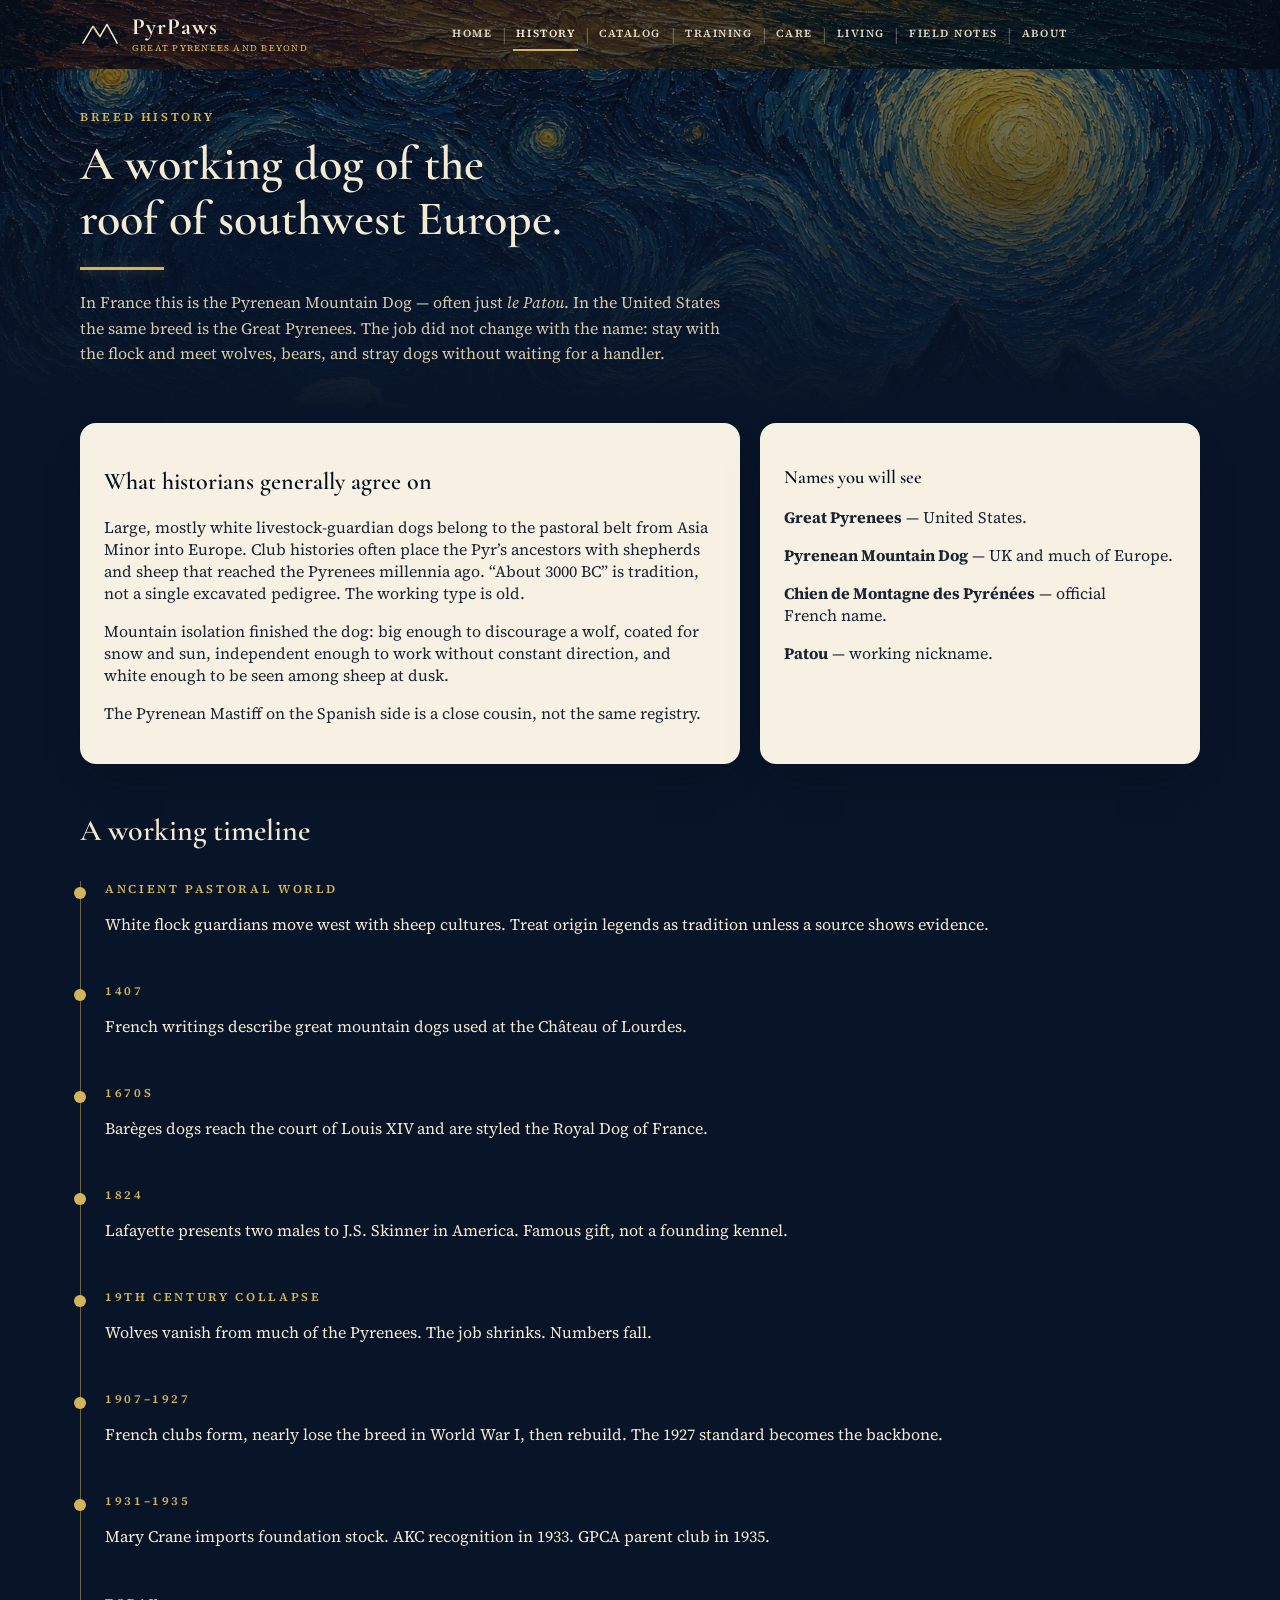
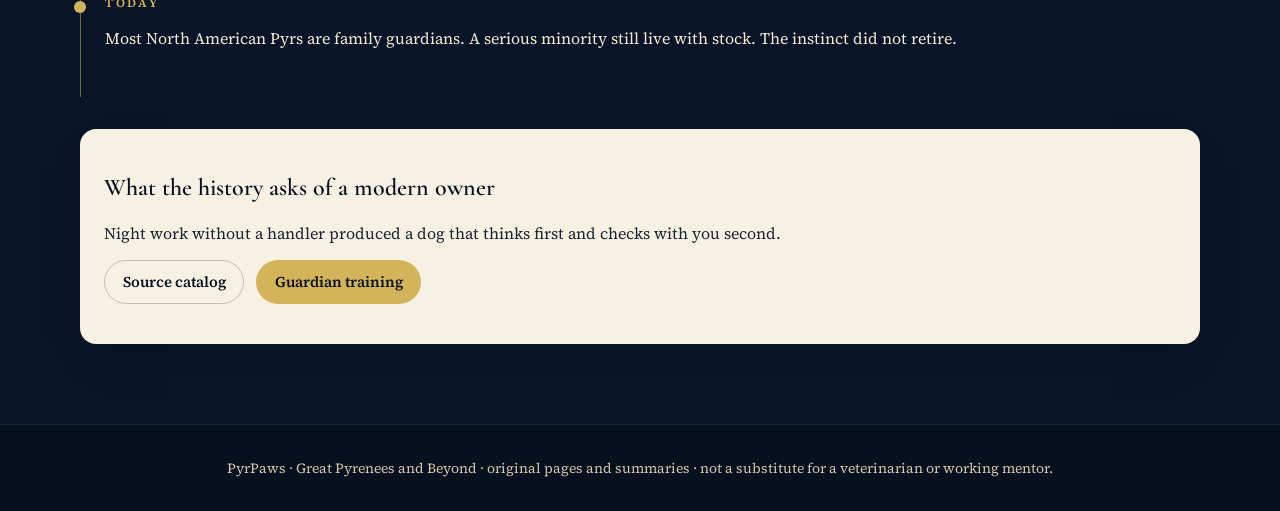
<file: history.html>
<!DOCTYPE html>
<html lang="en">
<head>
  <meta charset="UTF-8">
  <meta name="viewport" content="width=device-width, initial-scale=1">
  <meta http-equiv="Cache-Control" content="no-cache, no-store, must-revalidate">
  <title>History — PyrPaws</title>
  <meta name="description" content="Breed history of the Great Pyrenees / Patou.">
  <link rel="canonical" href="https://pyrpaws.com/history.html">
  <meta property="og:site_name" content="PyrPaws">
  <meta property="og:type" content="website">
  <meta property="og:url" content="https://pyrpaws.com/history.html">
  <meta property="og:title" content="History — PyrPaws">
  <meta property="og:description" content="Breed history of the Great Pyrenees / Patou.">
  <meta property="og:image" content="https://pyrpaws.com/assets/hero-desktop.jpg">
  <meta name="twitter:card" content="summary_large_image">
  <meta name="twitter:title" content="History — PyrPaws">
  <meta name="twitter:description" content="Breed history of the Great Pyrenees / Patou.">
  <meta name="twitter:image" content="https://pyrpaws.com/assets/hero-desktop.jpg">
  <link rel="icon" type="image/svg+xml" href="assets/favicon.svg">
  <link rel="preconnect" href="https://fonts.googleapis.com">
  <link rel="preconnect" href="https://fonts.gstatic.com" crossorigin>
  <link href="https://fonts.googleapis.com/css2?family=Cormorant+Garamond:ital,wght@0,500;0,600;0,700;1,500&family=Source+Serif+4:ital,opsz,wght@0,8..60,400;0,8..60,600;1,8..60,400&display=swap" rel="stylesheet">
  <link rel="stylesheet" href="assets/styles.css?v=pyrpaws1">
</head>
<body>
  <header class="site-header bar">
    <div class="bar-bg" aria-hidden="true"><picture><source type="image/webp" srcset="assets/paint-bar.webp?v=pyrpaws1"><img src="assets/paint-bar.jpg?v=pyrpaws1" alt=""></picture></div>
  <div class="header-inner site-wrap">
    <a class="brand" href="index.html" aria-label="PyrPaws home">
    <svg width="40" height="30" viewBox="0 0 46 34" fill="none" aria-hidden="true">
  <path d="M3 28 L15 8 L23 20 L31 6 L43 28" stroke="#f4ead4" stroke-width="1.7" stroke-linejoin="round"/>
  <path d="M15 8 L19 16 L23 20" stroke="#d4b45a" stroke-width="1.15"/>
</svg>
    <span class="brand-copy"><strong>PyrPaws</strong><span>Great Pyrenees and Beyond</span></span>
  </a>
    <nav class="desk-nav" aria-label="Primary"><a href="index.html">Home</a><span class="pipe" aria-hidden="true">|</span><a href="history.html" class="active">History</a><span class="pipe" aria-hidden="true">|</span><a href="archive.html">Catalog</a><span class="pipe" aria-hidden="true">|</span><a href="training.html">Training</a><span class="pipe" aria-hidden="true">|</span><a href="care.html">Care</a><span class="pipe" aria-hidden="true">|</span><a href="living.html">Living</a><span class="pipe" aria-hidden="true">|</span><a href="field-notes.html">Field Notes</a><span class="pipe" aria-hidden="true">|</span><a href="about.html">About</a></nav>
    <button type="button" class="menu-btn" data-open-menu aria-expanded="false" aria-controls="site-menu">
      <span class="bars" aria-hidden="true"><i></i><i></i><i></i></span>
      Menu
    </button>
  </div>
  <div class="menu-panel" id="site-menu" data-menu hidden>
    <div class="bg" aria-hidden="true"><picture><source type="image/webp" srcset="assets/hero-mobile.webp?v=pyrpaws1"><img src="assets/hero-mobile.jpg?v=pyrpaws1" alt=""></picture></div>
    <div class="menu-top">
      <a class="brand" href="index.html" aria-label="PyrPaws home">
    <svg width="40" height="30" viewBox="0 0 46 34" fill="none" aria-hidden="true">
  <path d="M3 28 L15 8 L23 20 L31 6 L43 28" stroke="#f4ead4" stroke-width="1.7" stroke-linejoin="round"/>
  <path d="M15 8 L19 16 L23 20" stroke="#d4b45a" stroke-width="1.15"/>
</svg>
    <span class="brand-copy"><strong>PyrPaws</strong><span>Great Pyrenees and Beyond</span></span>
  </a>
      <button type="button" class="menu-close" data-close-menu aria-label="Close menu">×</button>
    </div>
    <nav class="menu-links"><a href="index.html">Home</a><a href="history.html" class="active">History</a><a href="archive.html">Catalog</a><a href="training.html">Training</a><a href="care.html">Care</a><a href="living.html">Living</a><a href="field-notes.html">Field Notes</a><a href="about.html">About</a></nav>
  </div>
  </header>
  <section class="page-banner">
    <picture><source type="image/webp" srcset="assets/sky-canvas.webp?v=pyrpaws1"><img src="assets/sky-canvas.jpg?v=pyrpaws1" alt=""></picture>
    <div class="wash"></div>
    <div class="inner site-wrap">
      <p class="kicker">Breed history</p>
      <h1>A working dog of the roof of southwest Europe.</h1>
      <span class="gold-rule"></span>
      <p class="lede">In France this is the Pyrenean Mountain Dog — often just <em>le Patou</em>. In the United States the same breed is the Great Pyrenees. The job did not change with the name: stay with the flock and meet wolves, bears, and stray dogs without waiting for a handler.</p>
    </div>
  </section>
    <main class="page-main">
      <div class="site-wrap grid-5">
        <article class="paper-card">
          <h2>What historians generally agree on</h2>
          <p>Large, mostly white livestock-guardian dogs belong to the pastoral belt from Asia Minor into Europe. Club histories often place the Pyr’s ancestors with shepherds and sheep that reached the Pyrenees millennia ago. “About 3000 BC” is tradition, not a single excavated pedigree. The working type is old.</p>
          <p>Mountain isolation finished the dog: big enough to discourage a wolf, coated for snow and sun, independent enough to work without constant direction, and white enough to be seen among sheep at dusk.</p>
          <p>The Pyrenean Mastiff on the Spanish side is a close cousin, not the same registry.</p>
        </article>
        <aside class="paper-card">
          <h3>Names you will see</h3>
          <p><strong>Great Pyrenees</strong> — United States.</p>
          <p><strong>Pyrenean Mountain Dog</strong> — UK and much of Europe.</p>
          <p><strong>Chien de Montagne des Pyrénées</strong> — official French name.</p>
          <p><strong>Patou</strong> — working nickname.</p>
        </aside>
      </div>
      <section class="site-wrap" style="margin-top:3rem">
        <h2 style="color:var(--cream);font-size:1.875rem">A working timeline</h2>
        <ol class="timeline">
          <li><p class="kicker">Ancient pastoral world</p><p>White flock guardians move west with sheep cultures. Treat origin legends as tradition unless a source shows evidence.</p></li>
          <li><p class="kicker">1407</p><p>French writings describe great mountain dogs used at the Château of Lourdes.</p></li>
          <li><p class="kicker">1670s</p><p>Barèges dogs reach the court of Louis XIV and are styled the Royal Dog of France.</p></li>
          <li><p class="kicker">1824</p><p>Lafayette presents two males to J.S. Skinner in America. Famous gift, not a founding kennel.</p></li>
          <li><p class="kicker">19th century collapse</p><p>Wolves vanish from much of the Pyrenees. The job shrinks. Numbers fall.</p></li>
          <li><p class="kicker">1907–1927</p><p>French clubs form, nearly lose the breed in World War I, then rebuild. The 1927 standard becomes the backbone.</p></li>
          <li><p class="kicker">1931–1935</p><p>Mary Crane imports foundation stock. AKC recognition in 1933. GPCA parent club in 1935.</p></li>
          <li><p class="kicker">Today</p><p>Most North American Pyrs are family guardians. A serious minority still live with stock. The instinct did not retire.</p></li>
        </ol>
      </section>
      <section class="site-wrap" style="margin-top:2rem">
        <article class="paper-card">
          <h2>What the history asks of a modern owner</h2>
          <p>Night work without a handler produced a dog that thinks first and checks with you second.</p>
          <p><a class="paint-btn" href="archive.html">Source catalog</a> &nbsp; <a class="paint-btn gold" href="training.html">Guardian training</a></p>
        </article>
      </section>
    </main>
  <footer class="site-footer"><div class="site-wrap">PyrPaws · Great Pyrenees and Beyond · original pages and summaries · not a substitute for a veterinarian or working mentor.</div></footer>
  <script src="assets/site.js?v=pyrpaws1"></script>
</body>
</html>
</file>
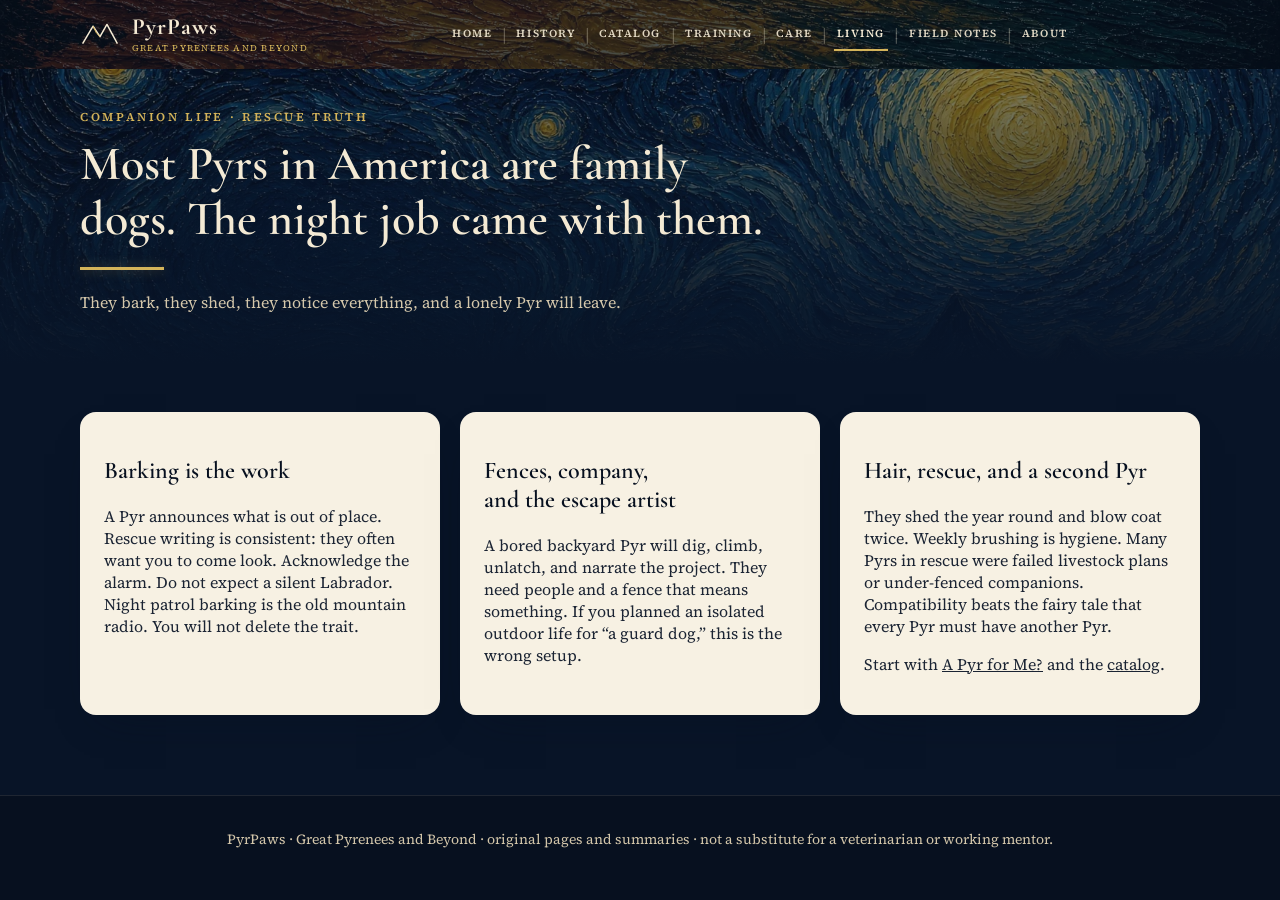
<file: living.html>
<!DOCTYPE html>
<html lang="en">
<head>
  <meta charset="UTF-8">
  <meta name="viewport" content="width=device-width, initial-scale=1">
  <meta http-equiv="Cache-Control" content="no-cache, no-store, must-revalidate">
  <title>Living With a Pyr — PyrPaws</title>
  <meta name="description" content="Barking, fences, shedding, rescue truth.">
  <link rel="canonical" href="https://pyrpaws.com/living.html">
  <meta property="og:site_name" content="PyrPaws">
  <meta property="og:type" content="website">
  <meta property="og:url" content="https://pyrpaws.com/living.html">
  <meta property="og:title" content="Living With a Pyr — PyrPaws">
  <meta property="og:description" content="Barking, fences, shedding, rescue truth.">
  <meta property="og:image" content="https://pyrpaws.com/assets/hero-desktop.jpg">
  <meta name="twitter:card" content="summary_large_image">
  <meta name="twitter:title" content="Living With a Pyr — PyrPaws">
  <meta name="twitter:description" content="Barking, fences, shedding, rescue truth.">
  <meta name="twitter:image" content="https://pyrpaws.com/assets/hero-desktop.jpg">
  <link rel="icon" type="image/svg+xml" href="assets/favicon.svg">
  <link rel="preconnect" href="https://fonts.googleapis.com">
  <link rel="preconnect" href="https://fonts.gstatic.com" crossorigin>
  <link href="https://fonts.googleapis.com/css2?family=Cormorant+Garamond:ital,wght@0,500;0,600;0,700;1,500&family=Source+Serif+4:ital,opsz,wght@0,8..60,400;0,8..60,600;1,8..60,400&display=swap" rel="stylesheet">
  <link rel="stylesheet" href="assets/styles.css?v=pyrpaws1">
</head>
<body>
  <header class="site-header bar">
    <div class="bar-bg" aria-hidden="true"><picture><source type="image/webp" srcset="assets/paint-bar.webp?v=pyrpaws1"><img src="assets/paint-bar.jpg?v=pyrpaws1" alt=""></picture></div>
  <div class="header-inner site-wrap">
    <a class="brand" href="index.html" aria-label="PyrPaws home">
    <svg width="40" height="30" viewBox="0 0 46 34" fill="none" aria-hidden="true">
  <path d="M3 28 L15 8 L23 20 L31 6 L43 28" stroke="#f4ead4" stroke-width="1.7" stroke-linejoin="round"/>
  <path d="M15 8 L19 16 L23 20" stroke="#d4b45a" stroke-width="1.15"/>
</svg>
    <span class="brand-copy"><strong>PyrPaws</strong><span>Great Pyrenees and Beyond</span></span>
  </a>
    <nav class="desk-nav" aria-label="Primary"><a href="index.html">Home</a><span class="pipe" aria-hidden="true">|</span><a href="history.html">History</a><span class="pipe" aria-hidden="true">|</span><a href="archive.html">Catalog</a><span class="pipe" aria-hidden="true">|</span><a href="training.html">Training</a><span class="pipe" aria-hidden="true">|</span><a href="care.html">Care</a><span class="pipe" aria-hidden="true">|</span><a href="living.html" class="active">Living</a><span class="pipe" aria-hidden="true">|</span><a href="field-notes.html">Field Notes</a><span class="pipe" aria-hidden="true">|</span><a href="about.html">About</a></nav>
    <button type="button" class="menu-btn" data-open-menu aria-expanded="false" aria-controls="site-menu">
      <span class="bars" aria-hidden="true"><i></i><i></i><i></i></span>
      Menu
    </button>
  </div>
  <div class="menu-panel" id="site-menu" data-menu hidden>
    <div class="bg" aria-hidden="true"><picture><source type="image/webp" srcset="assets/hero-mobile.webp?v=pyrpaws1"><img src="assets/hero-mobile.jpg?v=pyrpaws1" alt=""></picture></div>
    <div class="menu-top">
      <a class="brand" href="index.html" aria-label="PyrPaws home">
    <svg width="40" height="30" viewBox="0 0 46 34" fill="none" aria-hidden="true">
  <path d="M3 28 L15 8 L23 20 L31 6 L43 28" stroke="#f4ead4" stroke-width="1.7" stroke-linejoin="round"/>
  <path d="M15 8 L19 16 L23 20" stroke="#d4b45a" stroke-width="1.15"/>
</svg>
    <span class="brand-copy"><strong>PyrPaws</strong><span>Great Pyrenees and Beyond</span></span>
  </a>
      <button type="button" class="menu-close" data-close-menu aria-label="Close menu">×</button>
    </div>
    <nav class="menu-links"><a href="index.html">Home</a><a href="history.html">History</a><a href="archive.html">Catalog</a><a href="training.html">Training</a><a href="care.html">Care</a><a href="living.html" class="active">Living</a><a href="field-notes.html">Field Notes</a><a href="about.html">About</a></nav>
  </div>
  </header>
  <section class="page-banner">
    <picture><source type="image/webp" srcset="assets/sky-canvas.webp?v=pyrpaws1"><img src="assets/sky-canvas.jpg?v=pyrpaws1" alt=""></picture>
    <div class="wash"></div>
    <div class="inner site-wrap">
      <p class="kicker">Companion life · rescue truth</p>
      <h1>Most Pyrs in America are family dogs. The night job came with them.</h1>
      <span class="gold-rule"></span>
      <p class="lede">They bark, they shed, they notice everything, and a lonely Pyr will leave.</p>
    </div>
  </section>
    <main class="page-main">
      <div class="site-wrap grid-3">
        <article class="paper-card"><h2>Barking is the work</h2><p>A Pyr announces what is out of place. Rescue writing is consistent: they often want you to come look. Acknowledge the alarm. Do not expect a silent Labrador. Night patrol barking is the old mountain radio. You will not delete the trait.</p></article>
        <article class="paper-card"><h2>Fences, company, and the escape artist</h2><p>A bored backyard Pyr will dig, climb, unlatch, and narrate the project. They need people and a fence that means something. If you planned an isolated outdoor life for “a guard dog,” this is the wrong setup.</p></article>
        <article class="paper-card"><h2>Hair, rescue, and a second Pyr</h2><p>They shed the year round and blow coat twice. Weekly brushing is hygiene. Many Pyrs in rescue were failed livestock plans or under-fenced companions. Compatibility beats the fairy tale that every Pyr must have another Pyr.</p>
          <p>Start with <a href="https://nationalpyr.org/pyr-for-me/" target="_blank" rel="noopener">A Pyr for Me?</a> and the <a href="archive.html">catalog</a>.</p></article>
      </div>
    </main>
  <footer class="site-footer"><div class="site-wrap">PyrPaws · Great Pyrenees and Beyond · original pages and summaries · not a substitute for a veterinarian or working mentor.</div></footer>
  <script src="assets/site.js?v=pyrpaws1"></script>
</body>
</html>
</file>
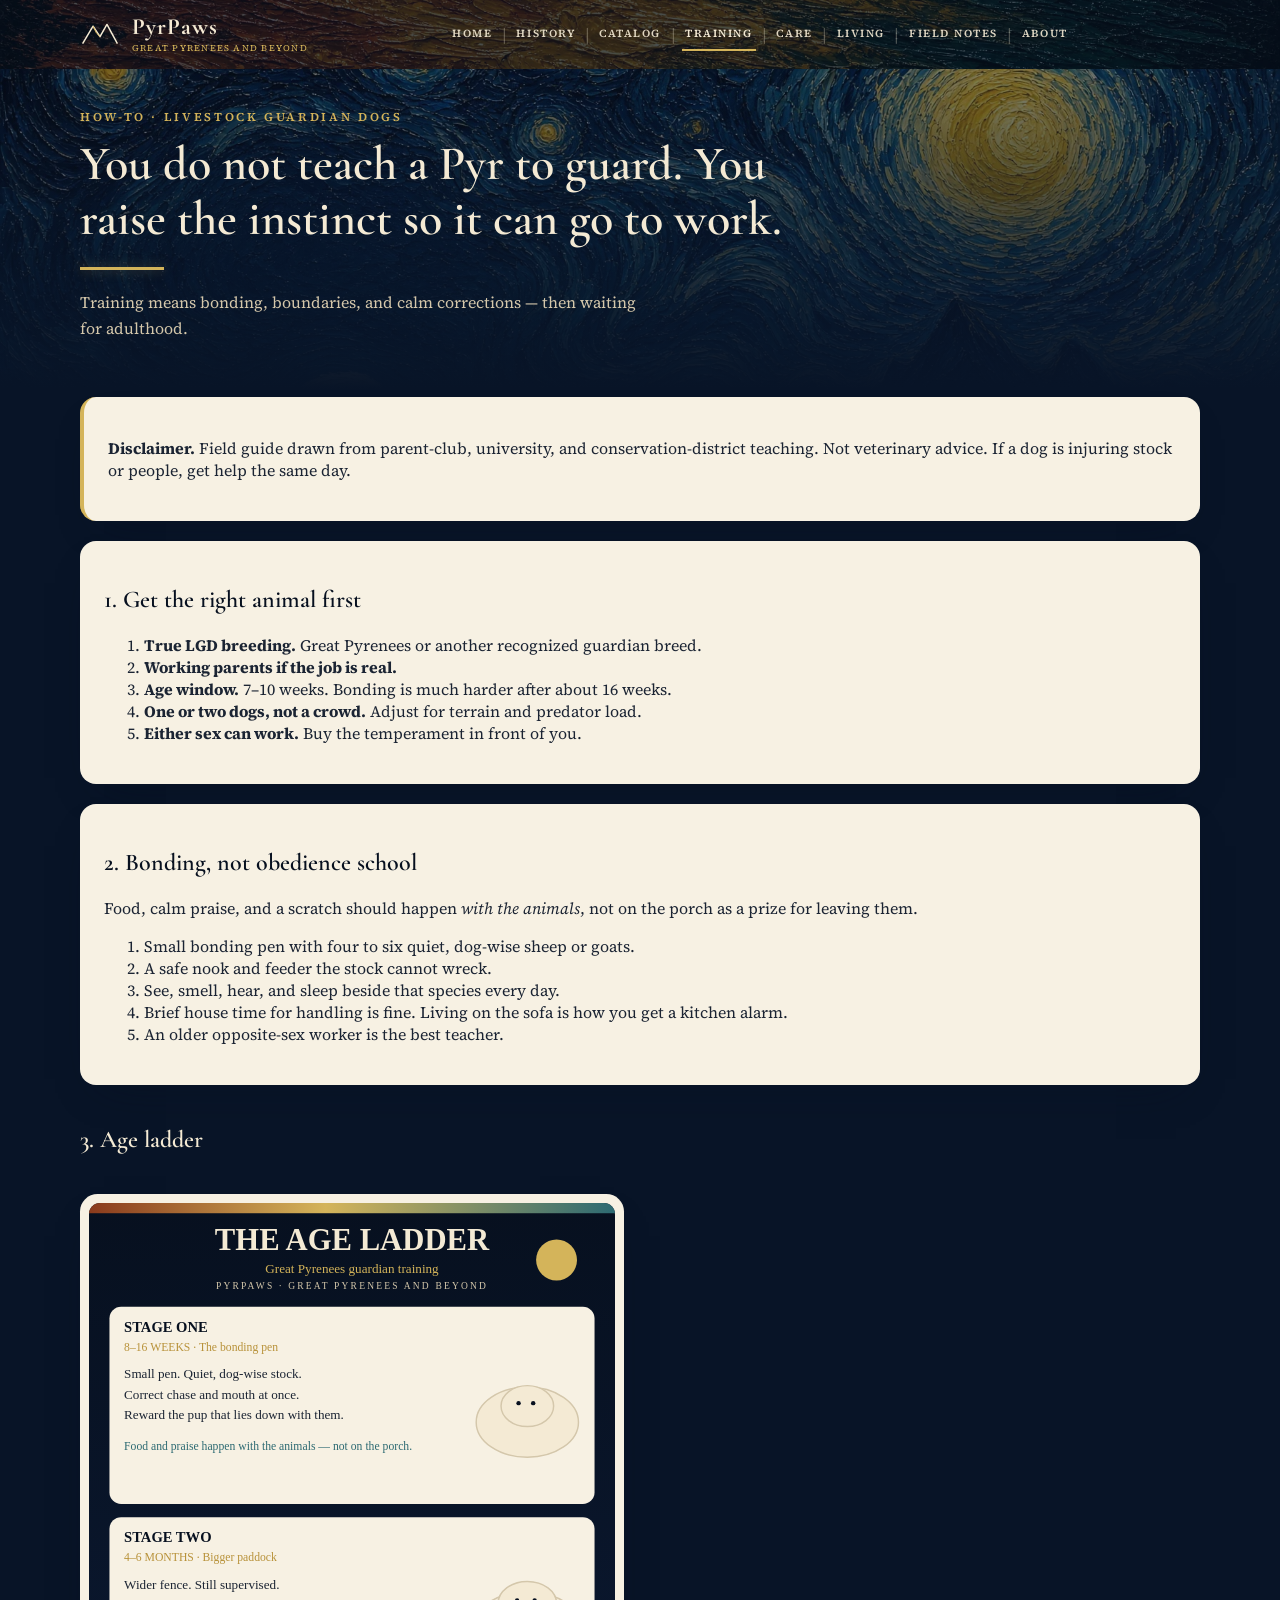
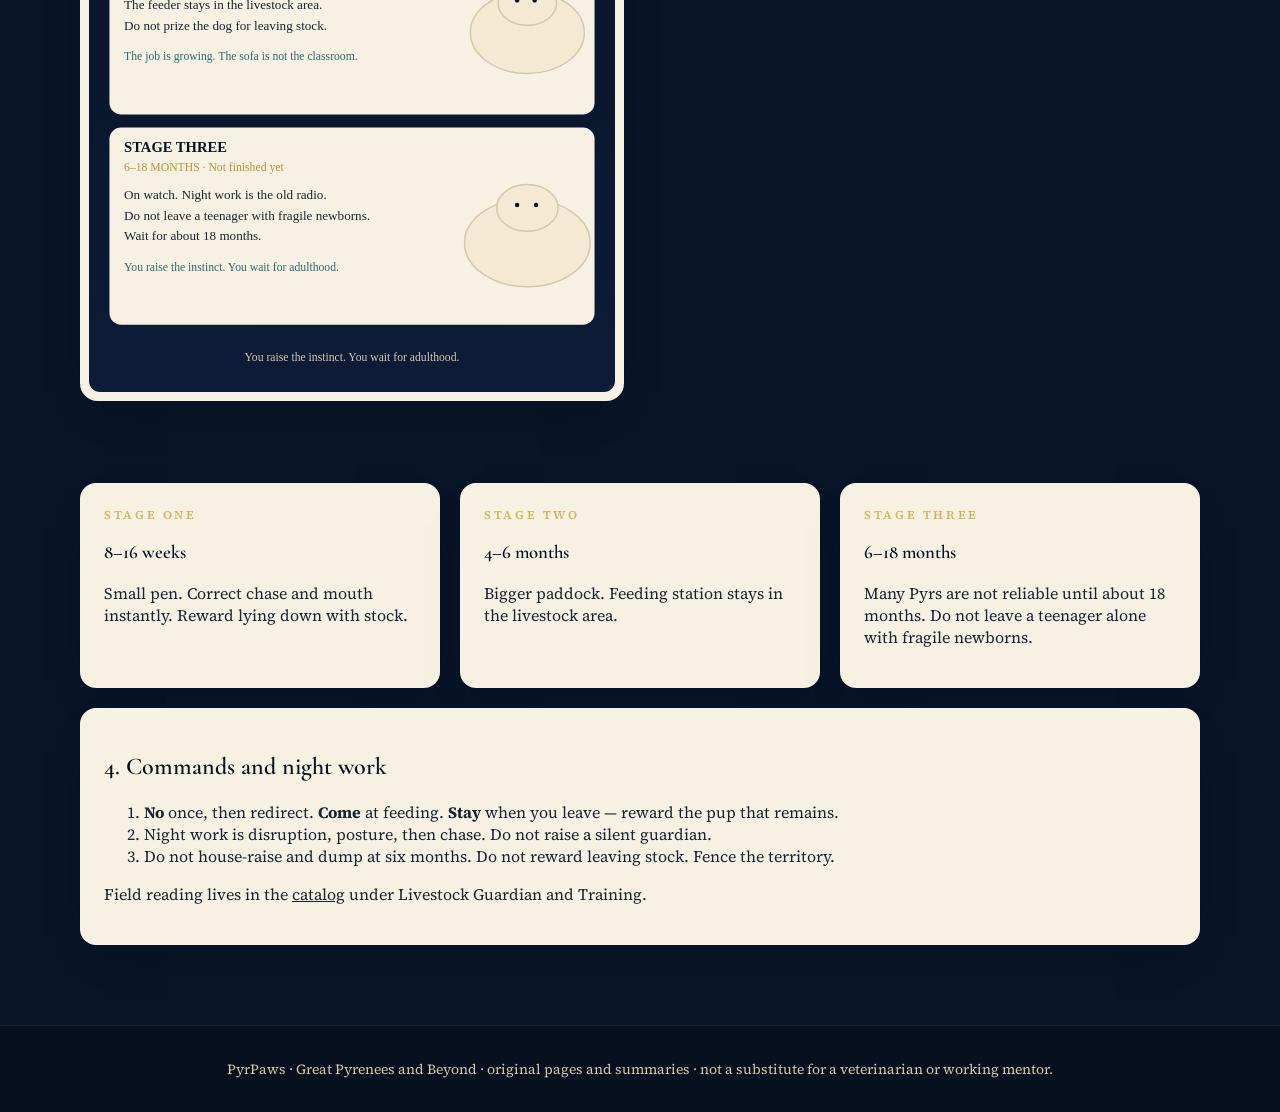
<file: training.html>
<!DOCTYPE html>
<html lang="en">
<head>
  <meta charset="UTF-8">
  <meta name="viewport" content="width=device-width, initial-scale=1">
  <meta http-equiv="Cache-Control" content="no-cache, no-store, must-revalidate">
  <title>Livestock Guardian Training — PyrPaws</title>
  <meta name="description" content="How to raise a Great Pyrenees as a livestock guardian.">
  <link rel="canonical" href="https://pyrpaws.com/training.html">
  <meta property="og:site_name" content="PyrPaws">
  <meta property="og:type" content="website">
  <meta property="og:url" content="https://pyrpaws.com/training.html">
  <meta property="og:title" content="Livestock Guardian Training — PyrPaws">
  <meta property="og:description" content="How to raise a Great Pyrenees as a livestock guardian.">
  <meta property="og:image" content="https://pyrpaws.com/assets/hero-desktop.jpg">
  <meta name="twitter:card" content="summary_large_image">
  <meta name="twitter:title" content="Livestock Guardian Training — PyrPaws">
  <meta name="twitter:description" content="How to raise a Great Pyrenees as a livestock guardian.">
  <meta name="twitter:image" content="https://pyrpaws.com/assets/hero-desktop.jpg">
  <link rel="icon" type="image/svg+xml" href="assets/favicon.svg">
  <link rel="preconnect" href="https://fonts.googleapis.com">
  <link rel="preconnect" href="https://fonts.gstatic.com" crossorigin>
  <link href="https://fonts.googleapis.com/css2?family=Cormorant+Garamond:ital,wght@0,500;0,600;0,700;1,500&family=Source+Serif+4:ital,opsz,wght@0,8..60,400;0,8..60,600;1,8..60,400&display=swap" rel="stylesheet">
  <link rel="stylesheet" href="assets/styles.css?v=pyrpaws1">
</head>
<body>
  <header class="site-header bar">
    <div class="bar-bg" aria-hidden="true"><picture><source type="image/webp" srcset="assets/paint-bar.webp?v=pyrpaws1"><img src="assets/paint-bar.jpg?v=pyrpaws1" alt=""></picture></div>
  <div class="header-inner site-wrap">
    <a class="brand" href="index.html" aria-label="PyrPaws home">
    <svg width="40" height="30" viewBox="0 0 46 34" fill="none" aria-hidden="true">
  <path d="M3 28 L15 8 L23 20 L31 6 L43 28" stroke="#f4ead4" stroke-width="1.7" stroke-linejoin="round"/>
  <path d="M15 8 L19 16 L23 20" stroke="#d4b45a" stroke-width="1.15"/>
</svg>
    <span class="brand-copy"><strong>PyrPaws</strong><span>Great Pyrenees and Beyond</span></span>
  </a>
    <nav class="desk-nav" aria-label="Primary"><a href="index.html">Home</a><span class="pipe" aria-hidden="true">|</span><a href="history.html">History</a><span class="pipe" aria-hidden="true">|</span><a href="archive.html">Catalog</a><span class="pipe" aria-hidden="true">|</span><a href="training.html" class="active">Training</a><span class="pipe" aria-hidden="true">|</span><a href="care.html">Care</a><span class="pipe" aria-hidden="true">|</span><a href="living.html">Living</a><span class="pipe" aria-hidden="true">|</span><a href="field-notes.html">Field Notes</a><span class="pipe" aria-hidden="true">|</span><a href="about.html">About</a></nav>
    <button type="button" class="menu-btn" data-open-menu aria-expanded="false" aria-controls="site-menu">
      <span class="bars" aria-hidden="true"><i></i><i></i><i></i></span>
      Menu
    </button>
  </div>
  <div class="menu-panel" id="site-menu" data-menu hidden>
    <div class="bg" aria-hidden="true"><picture><source type="image/webp" srcset="assets/hero-mobile.webp?v=pyrpaws1"><img src="assets/hero-mobile.jpg?v=pyrpaws1" alt=""></picture></div>
    <div class="menu-top">
      <a class="brand" href="index.html" aria-label="PyrPaws home">
    <svg width="40" height="30" viewBox="0 0 46 34" fill="none" aria-hidden="true">
  <path d="M3 28 L15 8 L23 20 L31 6 L43 28" stroke="#f4ead4" stroke-width="1.7" stroke-linejoin="round"/>
  <path d="M15 8 L19 16 L23 20" stroke="#d4b45a" stroke-width="1.15"/>
</svg>
    <span class="brand-copy"><strong>PyrPaws</strong><span>Great Pyrenees and Beyond</span></span>
  </a>
      <button type="button" class="menu-close" data-close-menu aria-label="Close menu">×</button>
    </div>
    <nav class="menu-links"><a href="index.html">Home</a><a href="history.html">History</a><a href="archive.html">Catalog</a><a href="training.html" class="active">Training</a><a href="care.html">Care</a><a href="living.html">Living</a><a href="field-notes.html">Field Notes</a><a href="about.html">About</a></nav>
  </div>
  </header>
  <section class="page-banner">
    <picture><source type="image/webp" srcset="assets/sky-canvas.webp?v=pyrpaws1"><img src="assets/sky-canvas.jpg?v=pyrpaws1" alt=""></picture>
    <div class="wash"></div>
    <div class="inner site-wrap">
      <p class="kicker">How-to · livestock guardian dogs</p>
      <h1>You do not teach a Pyr to guard. You raise the instinct so it can go to work.</h1>
      <span class="gold-rule"></span>
      <p class="lede">Training means bonding, boundaries, and calm corrections — then waiting for adulthood.</p>
    </div>
  </section>
    <main class="page-main">
      <div class="site-wrap" style="display:grid;gap:1.25rem">
        <aside class="paper-card callout"><p><strong>Disclaimer.</strong> Field guide drawn from parent-club, university, and conservation-district teaching. Not veterinary advice. If a dog is injuring stock or people, get help the same day.</p></aside>
        <article class="paper-card"><h2>1. Get the right animal first</h2>
          <ol><li><strong>True LGD breeding.</strong> Great Pyrenees or another recognized guardian breed.</li>
          <li><strong>Working parents if the job is real.</strong></li>
          <li><strong>Age window.</strong> 7–10 weeks. Bonding is much harder after about 16 weeks.</li>
          <li><strong>One or two dogs, not a crowd.</strong> Adjust for terrain and predator load.</li>
          <li><strong>Either sex can work.</strong> Buy the temperament in front of you.</li></ol>
        </article>
        <article class="paper-card"><h2>2. Bonding, not obedience school</h2>
          <p>Food, calm praise, and a scratch should happen <em>with the animals</em>, not on the porch as a prize for leaving them.</p>
          <ol><li>Small bonding pen with four to six quiet, dog-wise sheep or goats.</li>
          <li>A safe nook and feeder the stock cannot wreck.</li>
          <li>See, smell, hear, and sleep beside that species every day.</li>
          <li>Brief house time for handling is fine. Living on the sofa is how you get a kitchen alarm.</li>
          <li>An older opposite-sex worker is the best teacher.</li></ol>
        </article>
        <h2 style="color:var(--cream)">3. Age ladder</h2>
        <figure class="ladder-frame" style="margin-top:0">
          <img src="assets/age-ladder.svg?v=pyrpaws1" width="720" height="1080" alt="Age ladder infographic: bonding pen at 8 to 16 weeks, bigger paddock at 4 to 6 months, night watch until about 18 months.">
        </figure>
        <div class="grid-3">
          <article class="paper-card"><p class="kicker">Stage one</p><h3>8–16 weeks</h3><p>Small pen. Correct chase and mouth instantly. Reward lying down with stock.</p></article>
          <article class="paper-card"><p class="kicker">Stage two</p><h3>4–6 months</h3><p>Bigger paddock. Feeding station stays in the livestock area.</p></article>
          <article class="paper-card"><p class="kicker">Stage three</p><h3>6–18 months</h3><p>Many Pyrs are not reliable until about 18 months. Do not leave a teenager alone with fragile newborns.</p></article>
        </div>
        <article class="paper-card"><h2>4. Commands and night work</h2>
          <ol><li><strong>No</strong> once, then redirect. <strong>Come</strong> at feeding. <strong>Stay</strong> when you leave — reward the pup that remains.</li>
          <li>Night work is disruption, posture, then chase. Do not raise a silent guardian.</li>
          <li>Do not house-raise and dump at six months. Do not reward leaving stock. Fence the territory.</li></ol>
          <p>Field reading lives in the <a href="archive.html">catalog</a> under Livestock Guardian and Training.</p>
        </article>
      </div>
    </main>
  <footer class="site-footer"><div class="site-wrap">PyrPaws · Great Pyrenees and Beyond · original pages and summaries · not a substitute for a veterinarian or working mentor.</div></footer>
  <script src="assets/site.js?v=pyrpaws1"></script>
</body>
</html>
</file>
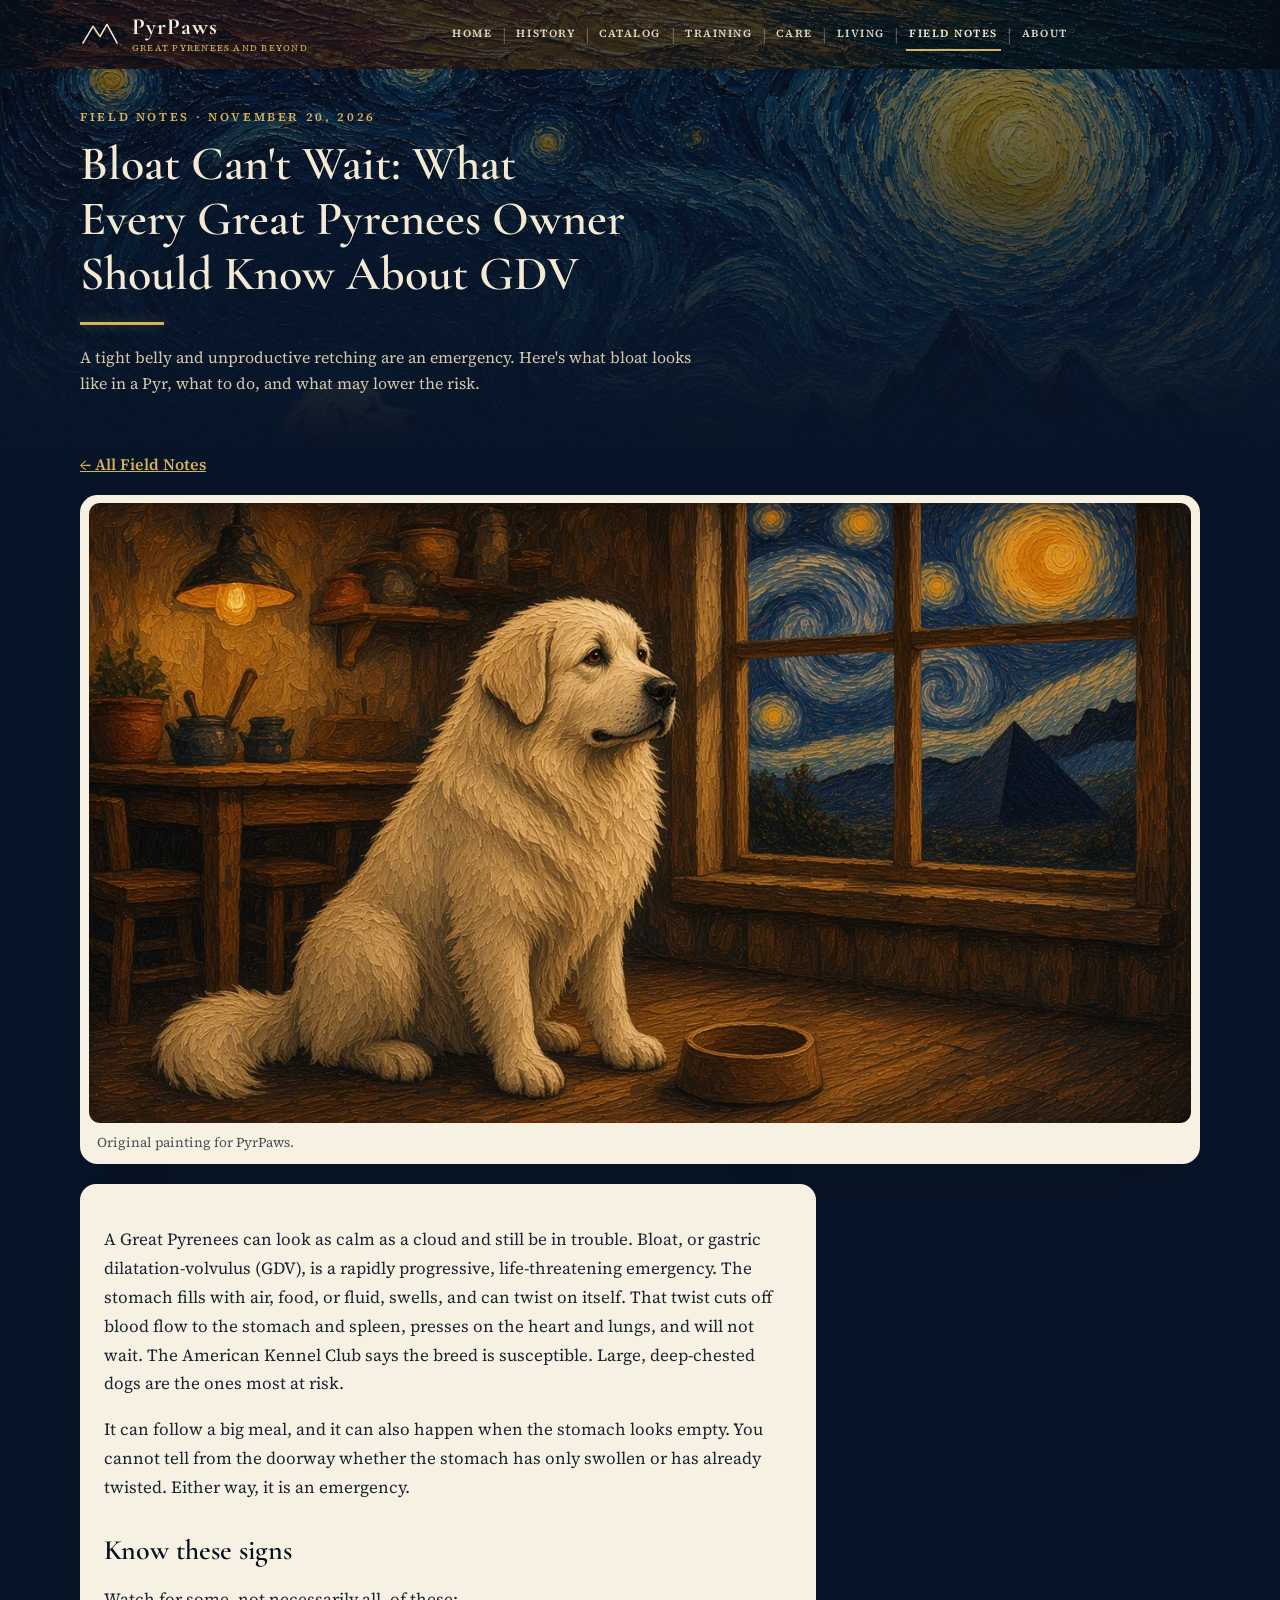
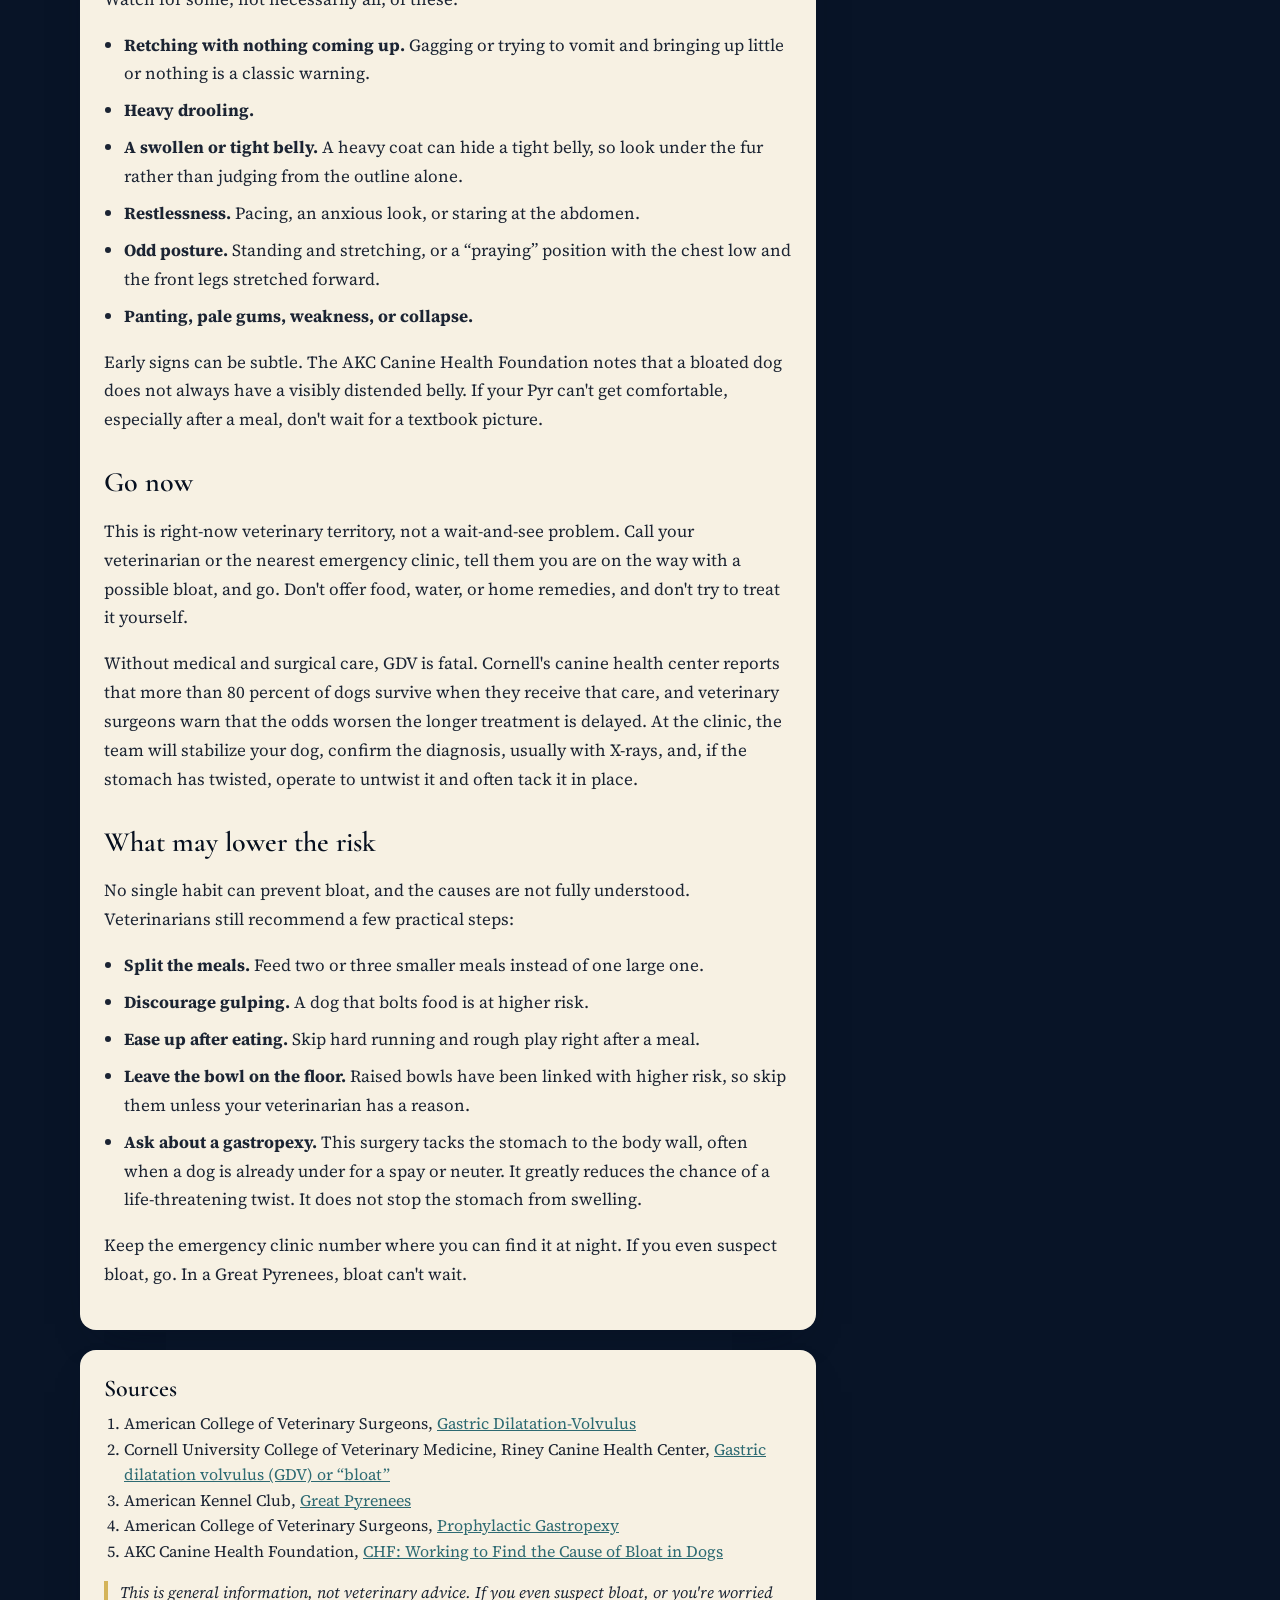
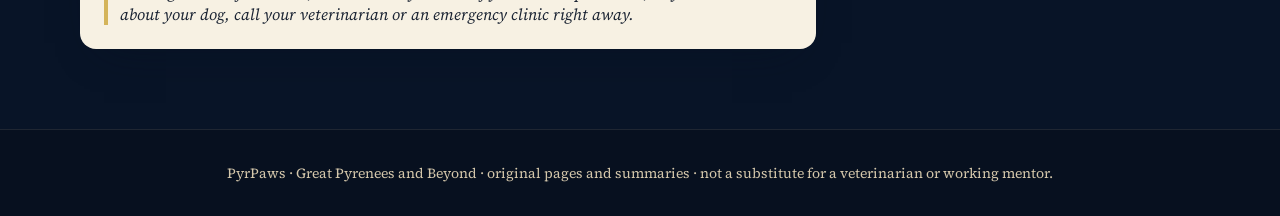
<file: field-notes/bloat-cant-wait.html>
<!DOCTYPE html>
<html lang="en">
<head>
  <meta charset="UTF-8">
  <meta name="viewport" content="width=device-width, initial-scale=1">
  <meta http-equiv="Cache-Control" content="no-cache, no-store, must-revalidate">
  <title>Bloat Can't Wait: What Every Great Pyrenees Owner Should Know About GDV — Field Notes — PyrPaws</title>
  <meta name="description" content="Bloat, or GDV, is a life-threatening emergency in Great Pyrenees. Here's how to recognize it, what to do right away, and habits that may lower the risk.">
  <link rel="canonical" href="https://pyrpaws.com/field-notes/bloat-cant-wait.html">
  <meta property="og:site_name" content="PyrPaws">
  <meta property="og:type" content="article">
  <meta property="og:url" content="https://pyrpaws.com/field-notes/bloat-cant-wait.html">
  <meta property="og:title" content="Bloat Can't Wait: What Every Great Pyrenees Owner Should Know About GDV">
  <meta property="og:description" content="Bloat, or GDV, is a life-threatening emergency in Great Pyrenees. Here's how to recognize it, what to do right away, and habits that may lower the risk.">
  <meta property="og:image" content="https://pyrpaws.com/assets/field-notes/fn-bloat-mascot.jpg">
  <meta name="twitter:card" content="summary_large_image">
  <meta name="twitter:title" content="Bloat Can't Wait: What Every Great Pyrenees Owner Should Know About GDV">
  <meta name="twitter:description" content="Bloat, or GDV, is a life-threatening emergency in Great Pyrenees. Here's how to recognize it, what to do right away, and habits that may lower the risk.">
  <meta name="twitter:image" content="https://pyrpaws.com/assets/field-notes/fn-bloat-mascot.jpg">
  <link rel="icon" type="image/svg+xml" href="../assets/favicon.svg">
  <link rel="preconnect" href="https://fonts.googleapis.com">
  <link rel="preconnect" href="https://fonts.gstatic.com" crossorigin>
  <link href="https://fonts.googleapis.com/css2?family=Cormorant+Garamond:ital,wght@0,500;0,600;0,700;1,500&family=Source+Serif+4:ital,opsz,wght@0,8..60,400;0,8..60,600;1,8..60,400&display=swap" rel="stylesheet">
  <link rel="stylesheet" href="../assets/styles.css?v=pyrpaws1">
</head>
<body>
  <header class="site-header bar">
    <div class="bar-bg" aria-hidden="true"><picture><source type="image/webp" srcset="../assets/paint-bar.webp?v=pyrpaws1"><img src="../assets/paint-bar.jpg?v=pyrpaws1" alt=""></picture></div>
  <div class="header-inner site-wrap">
    <a class="brand" href="../index.html" aria-label="PyrPaws home">
    <svg width="40" height="30" viewBox="0 0 46 34" fill="none" aria-hidden="true">
  <path d="M3 28 L15 8 L23 20 L31 6 L43 28" stroke="#f4ead4" stroke-width="1.7" stroke-linejoin="round"/>
  <path d="M15 8 L19 16 L23 20" stroke="#d4b45a" stroke-width="1.15"/>
</svg>
    <span class="brand-copy"><strong>PyrPaws</strong><span>Great Pyrenees and Beyond</span></span>
  </a>
    <nav class="desk-nav" aria-label="Primary"><a href="../index.html">Home</a><span class="pipe" aria-hidden="true">|</span><a href="../history.html">History</a><span class="pipe" aria-hidden="true">|</span><a href="../archive.html">Catalog</a><span class="pipe" aria-hidden="true">|</span><a href="../training.html">Training</a><span class="pipe" aria-hidden="true">|</span><a href="../care.html">Care</a><span class="pipe" aria-hidden="true">|</span><a href="../living.html">Living</a><span class="pipe" aria-hidden="true">|</span><a href="../field-notes.html" class="active" aria-current="page">Field Notes</a><span class="pipe" aria-hidden="true">|</span><a href="../about.html">About</a></nav>
    <button type="button" class="menu-btn" data-open-menu aria-expanded="false" aria-controls="site-menu">
      <span class="bars" aria-hidden="true"><i></i><i></i><i></i></span>
      Menu
    </button>
  </div>
  <div class="menu-panel" id="site-menu" data-menu hidden>
    <div class="bg" aria-hidden="true"><picture><source type="image/webp" srcset="../assets/hero-mobile.webp?v=pyrpaws1"><img src="../assets/hero-mobile.jpg?v=pyrpaws1" alt=""></picture></div>
    <div class="menu-top">
      <a class="brand" href="../index.html" aria-label="PyrPaws home">
    <svg width="40" height="30" viewBox="0 0 46 34" fill="none" aria-hidden="true">
  <path d="M3 28 L15 8 L23 20 L31 6 L43 28" stroke="#f4ead4" stroke-width="1.7" stroke-linejoin="round"/>
  <path d="M15 8 L19 16 L23 20" stroke="#d4b45a" stroke-width="1.15"/>
</svg>
    <span class="brand-copy"><strong>PyrPaws</strong><span>Great Pyrenees and Beyond</span></span>
  </a>
      <button type="button" class="menu-close" data-close-menu aria-label="Close menu">×</button>
    </div>
    <nav class="menu-links"><a href="../index.html">Home</a><a href="../history.html">History</a><a href="../archive.html">Catalog</a><a href="../training.html">Training</a><a href="../care.html">Care</a><a href="../living.html">Living</a><a href="../field-notes.html" class="active" aria-current="page">Field Notes</a><a href="../about.html">About</a></nav>
  </div>
  </header>
  <section class="page-banner">
    <picture><source type="image/webp" srcset="../assets/sky-canvas.webp?v=pyrpaws1"><img src="../assets/sky-canvas.jpg?v=pyrpaws1" alt=""></picture>
    <div class="wash"></div>
    <div class="inner site-wrap">
      <p class="kicker">Field Notes · <time datetime="2026-11-20">November 20, 2026</time></p>
      <h1>Bloat Can't Wait: What Every Great Pyrenees Owner Should Know About GDV</h1>
      <span class="gold-rule"></span>
      <p class="lede">A tight belly and unproductive retching are an emergency. Here's what bloat looks like in a Pyr, what to do, and what may lower the risk.</p>
    </div>
  </section>
  <main class="page-main">
    <div class="site-wrap" style="display:grid;gap:1.25rem">
      <p style="margin:0"><a class="post-back" href="../field-notes.html">← All Field Notes</a></p>
      <figure class="post-hero">
        <picture><source type="image/webp" srcset="../assets/field-notes/fn-bloat-mascot.webp?v=pyrpaws1"><img src="../assets/field-notes/fn-bloat-mascot.jpg?v=pyrpaws1" width="1280" height="720" alt="Odin, a large cream-white Great Pyrenees, sits calm and watchful in a lamplit farmhouse kitchen after supper, a low bowl on the floor beside him. Through the window, a swirling navy Starry Night sky holds a gold moon and one distant pyramid."></picture>
        <figcaption>Original painting for PyrPaws.</figcaption>
      </figure>
      <article class="paper-card prose">

<p>A Great Pyrenees can look as calm as a cloud and still be in trouble. Bloat, or gastric dilatation-volvulus (GDV), is a rapidly progressive, life-threatening emergency. The stomach fills with air, food, or fluid, swells, and can twist on itself. That twist cuts off blood flow to the stomach and spleen, presses on the heart and lungs, and will not wait. The American Kennel Club says the breed is susceptible. Large, deep-chested dogs are the ones most at risk.</p>
<p>It can follow a big meal, and it can also happen when the stomach looks empty. You cannot tell from the doorway whether the stomach has only swollen or has already twisted. Either way, it is an emergency.</p>

<h2>Know these signs</h2>
<p>Watch for some, not necessarily all, of these:</p>
<ul>
<li><strong>Retching with nothing coming up.</strong> Gagging or trying to vomit and bringing up little or nothing is a classic warning.</li>
<li><strong>Heavy drooling.</strong></li>
<li><strong>A swollen or tight belly.</strong> A heavy coat can hide a tight belly, so look under the fur rather than judging from the outline alone.</li>
<li><strong>Restlessness.</strong> Pacing, an anxious look, or staring at the abdomen.</li>
<li><strong>Odd posture.</strong> Standing and stretching, or a &ldquo;praying&rdquo; position with the chest low and the front legs stretched forward.</li>
<li><strong>Panting, pale gums, weakness, or collapse.</strong></li>
</ul>
<p>Early signs can be subtle. The AKC Canine Health Foundation notes that a bloated dog does not always have a visibly distended belly. If your Pyr can't get comfortable, especially after a meal, don't wait for a textbook picture.</p>

<h2>Go now</h2>
<p>This is right-now veterinary territory, not a wait-and-see problem. Call your veterinarian or the nearest emergency clinic, tell them you are on the way with a possible bloat, and go. Don't offer food, water, or home remedies, and don't try to treat it yourself.</p>
<p>Without medical and surgical care, GDV is fatal. Cornell's canine health center reports that more than 80 percent of dogs survive when they receive that care, and veterinary surgeons warn that the odds worsen the longer treatment is delayed. At the clinic, the team will stabilize your dog, confirm the diagnosis, usually with X-rays, and, if the stomach has twisted, operate to untwist it and often tack it in place.</p>

<h2>What may lower the risk</h2>
<p>No single habit can prevent bloat, and the causes are not fully understood. Veterinarians still recommend a few practical steps:</p>
<ul>
<li><strong>Split the meals.</strong> Feed two or three smaller meals instead of one large one.</li>
<li><strong>Discourage gulping.</strong> A dog that bolts food is at higher risk.</li>
<li><strong>Ease up after eating.</strong> Skip hard running and rough play right after a meal.</li>
<li><strong>Leave the bowl on the floor.</strong> Raised bowls have been linked with higher risk, so skip them unless your veterinarian has a reason.</li>
<li><strong>Ask about a gastropexy.</strong> This surgery tacks the stomach to the body wall, often when a dog is already under for a spay or neuter. It greatly reduces the chance of a life-threatening twist. It does not stop the stomach from swelling.</li>
</ul>

<p>Keep the emergency clinic number where you can find it at night. If you even suspect bloat, go. In a Great Pyrenees, bloat can't wait.</p>

      </article>
      <aside class="paper-card post-sources" aria-labelledby="sources-h">
        <h2 id="sources-h">Sources</h2>
        <ol>
          <li>American College of Veterinary Surgeons, <a href="https://www.acvs.org/small-animal/gastric-dilatation-volvulus/" rel="noopener">Gastric Dilatation-Volvulus</a></li>
          <li>Cornell University College of Veterinary Medicine, Riney Canine Health Center, <a href="https://www.vet.cornell.edu/departments-centers-and-institutes/riney-canine-health-center/canine-health-topics/gastric-dilatation-volvulus-gdv-or-bloat" rel="noopener">Gastric dilatation volvulus (GDV) or &ldquo;bloat&rdquo;</a></li>
          <li>American Kennel Club, <a href="https://www.akc.org/dog-breeds/great-pyrenees/" rel="noopener">Great Pyrenees</a></li>
          <li>American College of Veterinary Surgeons, <a href="https://www.acvs.org/small-animal/prophylactic-gastropexy/" rel="noopener">Prophylactic Gastropexy</a></li>
          <li>AKC Canine Health Foundation, <a href="https://www.akcchf.org/research-progress/chf-working-to-find-the-cause-of-bloat/" rel="noopener">CHF: Working to Find the Cause of Bloat in Dogs</a></li>
        </ol>
        <p class="callout" style="margin:1rem 0 0;padding-left:0.75rem"><em>This is general information, not veterinary advice. If you even suspect bloat, or you're worried about your dog, call your veterinarian or an emergency clinic right away.</em></p>
      </aside>
    </div>
  </main>
  <footer class="site-footer"><div class="site-wrap">PyrPaws · Great Pyrenees and Beyond · original pages and summaries · not a substitute for a veterinarian or working mentor.</div></footer>
  <script src="../assets/site.js?v=pyrpaws1"></script>
</body>
</html>
</file>
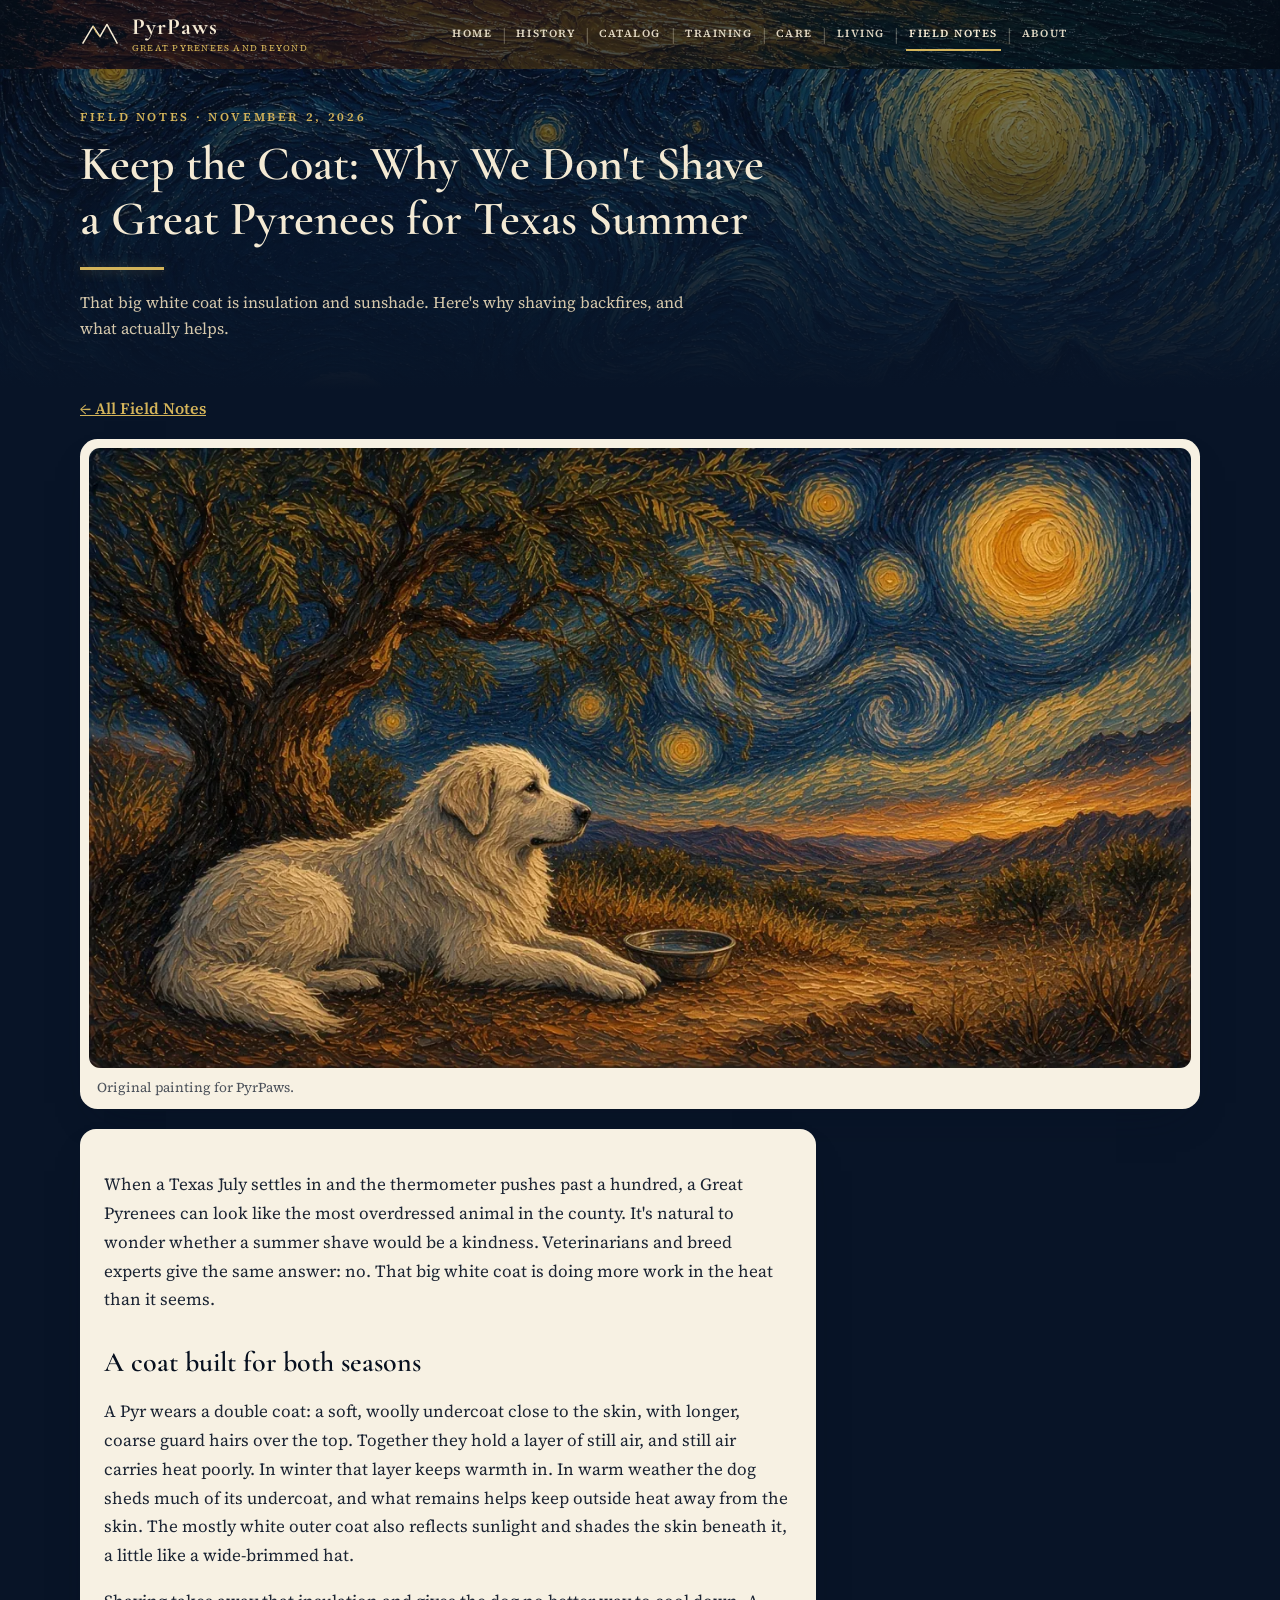
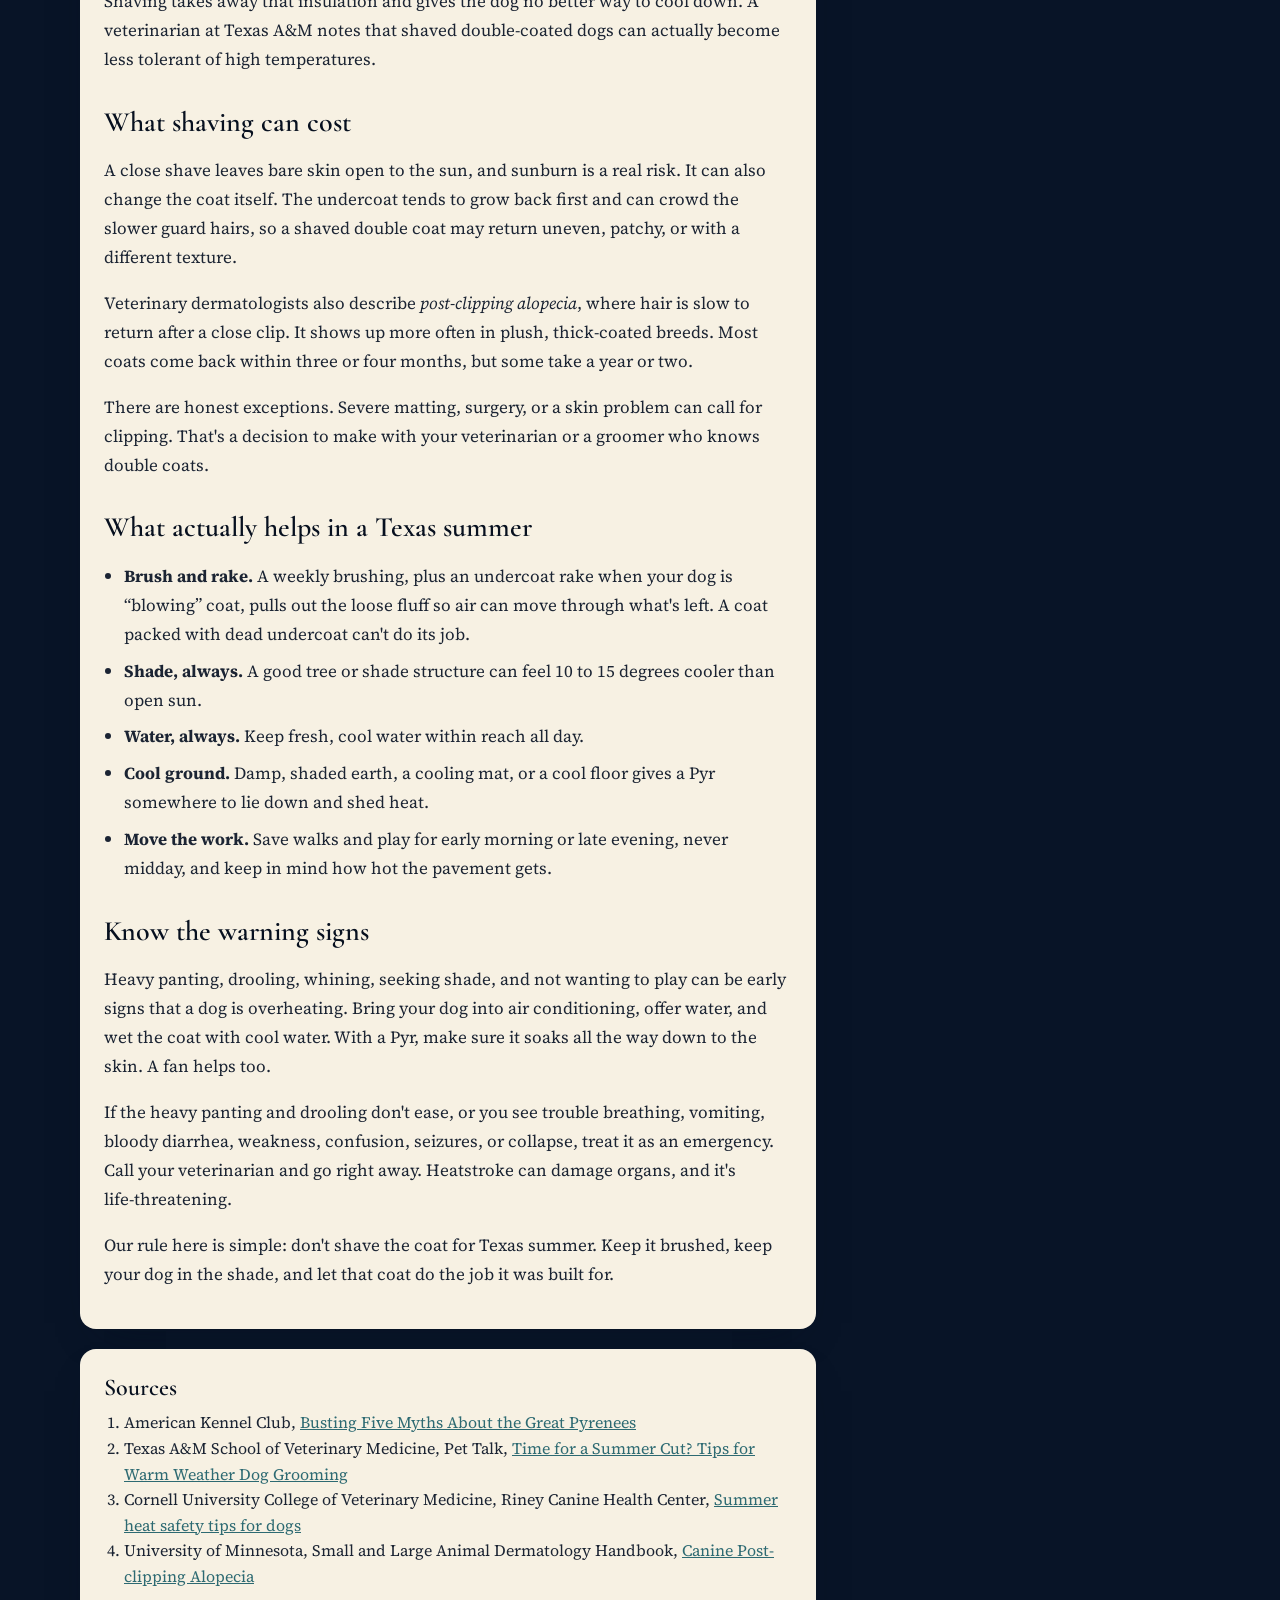
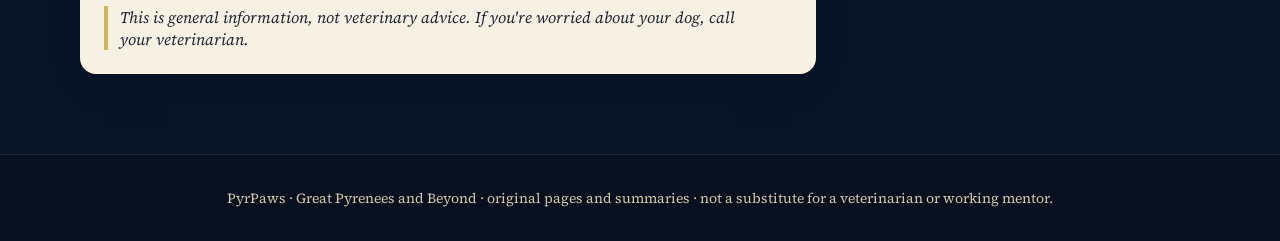
<file: field-notes/dont-shave-texas-summer.html>
<!DOCTYPE html>
<html lang="en">
<head>
  <meta charset="UTF-8">
  <meta name="viewport" content="width=device-width, initial-scale=1">
  <meta http-equiv="Cache-Control" content="no-cache, no-store, must-revalidate">
  <title>Keep the Coat: Why We Don't Shave a Great Pyrenees for Texas Summer — Field Notes — PyrPaws</title>
  <meta name="description" content="A shaved Pyr isn't a cooler Pyr. Here's how that double coat keeps out heat and sun, what shaving can cost, and the brushing, shade, and water habits that actually get a Great Pyrenees through a Texas summer.">
  <link rel="canonical" href="https://pyrpaws.com/field-notes/dont-shave-texas-summer.html">
  <meta property="og:site_name" content="PyrPaws">
  <meta property="og:type" content="article">
  <meta property="og:url" content="https://pyrpaws.com/field-notes/dont-shave-texas-summer.html">
  <meta property="og:title" content="Keep the Coat: Why We Don't Shave a Great Pyrenees for Texas Summer">
  <meta property="og:description" content="A shaved Pyr isn't a cooler Pyr. Here's how that double coat keeps out heat and sun, what shaving can cost, and the brushing, shade, and water habits that actually get a Great Pyrenees through a Texas summer.">
  <meta property="og:image" content="https://pyrpaws.com/assets/field-notes/fn-dont-shave-mascot.jpg">
  <meta name="twitter:card" content="summary_large_image">
  <meta name="twitter:title" content="Keep the Coat: Why We Don't Shave a Great Pyrenees for Texas Summer">
  <meta name="twitter:description" content="A shaved Pyr isn't a cooler Pyr. Here's how that double coat keeps out heat and sun, what shaving can cost, and the brushing, shade, and water habits that actually get a Great Pyrenees through a Texas summer.">
  <meta name="twitter:image" content="https://pyrpaws.com/assets/field-notes/fn-dont-shave-mascot.jpg">
  <link rel="icon" type="image/svg+xml" href="../assets/favicon.svg">
  <link rel="preconnect" href="https://fonts.googleapis.com">
  <link rel="preconnect" href="https://fonts.gstatic.com" crossorigin>
  <link href="https://fonts.googleapis.com/css2?family=Cormorant+Garamond:ital,wght@0,500;0,600;0,700;1,500&family=Source+Serif+4:ital,opsz,wght@0,8..60,400;0,8..60,600;1,8..60,400&display=swap" rel="stylesheet">
  <link rel="stylesheet" href="../assets/styles.css?v=pyrpaws1">
</head>
<body>
  <header class="site-header bar">
    <div class="bar-bg" aria-hidden="true"><picture><source type="image/webp" srcset="../assets/paint-bar.webp?v=pyrpaws1"><img src="../assets/paint-bar.jpg?v=pyrpaws1" alt=""></picture></div>
  <div class="header-inner site-wrap">
    <a class="brand" href="../index.html" aria-label="PyrPaws home">
    <svg width="40" height="30" viewBox="0 0 46 34" fill="none" aria-hidden="true">
  <path d="M3 28 L15 8 L23 20 L31 6 L43 28" stroke="#f4ead4" stroke-width="1.7" stroke-linejoin="round"/>
  <path d="M15 8 L19 16 L23 20" stroke="#d4b45a" stroke-width="1.15"/>
</svg>
    <span class="brand-copy"><strong>PyrPaws</strong><span>Great Pyrenees and Beyond</span></span>
  </a>
    <nav class="desk-nav" aria-label="Primary"><a href="../index.html">Home</a><span class="pipe" aria-hidden="true">|</span><a href="../history.html">History</a><span class="pipe" aria-hidden="true">|</span><a href="../archive.html">Catalog</a><span class="pipe" aria-hidden="true">|</span><a href="../training.html">Training</a><span class="pipe" aria-hidden="true">|</span><a href="../care.html">Care</a><span class="pipe" aria-hidden="true">|</span><a href="../living.html">Living</a><span class="pipe" aria-hidden="true">|</span><a href="../field-notes.html" class="active" aria-current="page">Field Notes</a><span class="pipe" aria-hidden="true">|</span><a href="../about.html">About</a></nav>
    <button type="button" class="menu-btn" data-open-menu aria-expanded="false" aria-controls="site-menu">
      <span class="bars" aria-hidden="true"><i></i><i></i><i></i></span>
      Menu
    </button>
  </div>
  <div class="menu-panel" id="site-menu" data-menu hidden>
    <div class="bg" aria-hidden="true"><picture><source type="image/webp" srcset="../assets/hero-mobile.webp?v=pyrpaws1"><img src="../assets/hero-mobile.jpg?v=pyrpaws1" alt=""></picture></div>
    <div class="menu-top">
      <a class="brand" href="../index.html" aria-label="PyrPaws home">
    <svg width="40" height="30" viewBox="0 0 46 34" fill="none" aria-hidden="true">
  <path d="M3 28 L15 8 L23 20 L31 6 L43 28" stroke="#f4ead4" stroke-width="1.7" stroke-linejoin="round"/>
  <path d="M15 8 L19 16 L23 20" stroke="#d4b45a" stroke-width="1.15"/>
</svg>
    <span class="brand-copy"><strong>PyrPaws</strong><span>Great Pyrenees and Beyond</span></span>
  </a>
      <button type="button" class="menu-close" data-close-menu aria-label="Close menu">×</button>
    </div>
    <nav class="menu-links"><a href="../index.html">Home</a><a href="../history.html">History</a><a href="../archive.html">Catalog</a><a href="../training.html">Training</a><a href="../care.html">Care</a><a href="../living.html">Living</a><a href="../field-notes.html" class="active" aria-current="page">Field Notes</a><a href="../about.html">About</a></nav>
  </div>
  </header>
  <section class="page-banner">
    <picture><source type="image/webp" srcset="../assets/sky-canvas.webp?v=pyrpaws1"><img src="../assets/sky-canvas.jpg?v=pyrpaws1" alt=""></picture>
    <div class="wash"></div>
    <div class="inner site-wrap">
      <p class="kicker">Field Notes · <time datetime="2026-11-02">November 2, 2026</time></p>
      <h1>Keep the Coat: Why We Don't Shave a Great Pyrenees for Texas Summer</h1>
      <span class="gold-rule"></span>
      <p class="lede">That big white coat is insulation and sunshade. Here's why shaving backfires, and what actually helps.</p>
    </div>
  </section>
  <main class="page-main">
    <div class="site-wrap" style="display:grid;gap:1.25rem">
      <p style="margin:0"><a class="post-back" href="../field-notes.html">← All Field Notes</a></p>
      <figure class="post-hero">
        <picture><source type="image/webp" srcset="../assets/field-notes/fn-dont-shave-mascot.webp?v=pyrpaws1"><img src="../assets/field-notes/fn-dont-shave-mascot.jpg?v=pyrpaws1" width="1280" height="720" alt="Painting of a white Great Pyrenees with a full, fluffy coat lying calmly in the shade of a mesquite tree beside a water bowl, under a swirling navy evening sky with a gold moon and stars over Texas hill country."></picture>
        <figcaption>Original painting for PyrPaws.</figcaption>
      </figure>
      <article class="paper-card prose">

<p>When a Texas July settles in and the thermometer pushes past a hundred, a Great Pyrenees can look like the most overdressed animal in the county. It's natural to wonder whether a summer shave would be a kindness. Veterinarians and breed experts give the same answer: no. That big white coat is doing more work in the heat than it seems.</p>

<h2>A coat built for both seasons</h2>
<p>A Pyr wears a double coat: a soft, woolly undercoat close to the skin, with longer, coarse guard hairs over the top. Together they hold a layer of still air, and still air carries heat poorly. In winter that layer keeps warmth in. In warm weather the dog sheds much of its undercoat, and what remains helps keep outside heat away from the skin. The mostly white outer coat also reflects sunlight and shades the skin beneath it, a little like a wide-brimmed hat.</p>
<p>Shaving takes away that insulation and gives the dog no better way to cool down. A veterinarian at Texas A&amp;M notes that shaved double-coated dogs can actually become less tolerant of high temperatures.</p>

<h2>What shaving can cost</h2>
<p>A close shave leaves bare skin open to the sun, and sunburn is a real risk. It can also change the coat itself. The undercoat tends to grow back first and can crowd the slower guard hairs, so a shaved double coat may return uneven, patchy, or with a different texture.</p>
<p>Veterinary dermatologists also describe <em>post-clipping alopecia</em>, where hair is slow to return after a close clip. It shows up more often in plush, thick-coated breeds. Most coats come back within three or four months, but some take a year or two.</p>
<p>There are honest exceptions. Severe matting, surgery, or a skin problem can call for clipping. That's a decision to make with your veterinarian or a groomer who knows double coats.</p>

<h2>What actually helps in a Texas summer</h2>
<ul>
<li><strong>Brush and rake.</strong> A weekly brushing, plus an undercoat rake when your dog is &ldquo;blowing&rdquo; coat, pulls out the loose fluff so air can move through what's left. A coat packed with dead undercoat can't do its job.</li>
<li><strong>Shade, always.</strong> A good tree or shade structure can feel 10 to 15 degrees cooler than open sun.</li>
<li><strong>Water, always.</strong> Keep fresh, cool water within reach all day.</li>
<li><strong>Cool ground.</strong> Damp, shaded earth, a cooling mat, or a cool floor gives a Pyr somewhere to lie down and shed heat.</li>
<li><strong>Move the work.</strong> Save walks and play for early morning or late evening, never midday, and keep in mind how hot the pavement gets.</li>
</ul>

<h2>Know the warning signs</h2>
<p>Heavy panting, drooling, whining, seeking shade, and not wanting to play can be early signs that a dog is overheating. Bring your dog into air conditioning, offer water, and wet the coat with cool water. With a Pyr, make sure it soaks all the way down to the skin. A fan helps too.</p>
<p>If the heavy panting and drooling don't ease, or you see trouble breathing, vomiting, bloody diarrhea, weakness, confusion, seizures, or collapse, treat it as an emergency. Call your veterinarian and go right away. Heatstroke can damage organs, and it's life-threatening.</p>

<p>Our rule here is simple: don't shave the coat for Texas summer. Keep it brushed, keep your dog in the shade, and let that coat do the job it was built for.</p>

      </article>
      <aside class="paper-card post-sources" aria-labelledby="sources-h">
        <h2 id="sources-h">Sources</h2>
        <ol>
          <li>American Kennel Club, <a href="https://www.akc.org/expert-advice/dog-breeds/breed-spotlight-busting-five-myths-about-the-great-pyrenees/" rel="noopener">Busting Five Myths About the Great Pyrenees</a></li>
          <li>Texas A&amp;M School of Veterinary Medicine, Pet Talk, <a href="https://vetmed.tamu.edu/news/pet-talk/summer-dog-grooming/" rel="noopener">Time for a Summer Cut? Tips for Warm Weather Dog Grooming</a></li>
          <li>Cornell University College of Veterinary Medicine, Riney Canine Health Center, <a href="https://www.vet.cornell.edu/departments-centers-and-institutes/riney-canine-health-center/canine-health-topics/summer-heat-safety-tips-dogs" rel="noopener">Summer heat safety tips for dogs</a></li>
          <li>University of Minnesota, Small and Large Animal Dermatology Handbook, <a href="https://open.lib.umn.edu/animaldermatology2/chapter/canine-post-clipping-alopecia/" rel="noopener">Canine Post-clipping Alopecia</a></li>
        </ol>
        <p class="callout" style="margin:1rem 0 0;padding-left:0.75rem"><em>This is general information, not veterinary advice. If you're worried about your dog, call your veterinarian.</em></p>
      </aside>
    </div>
  </main>
  <footer class="site-footer"><div class="site-wrap">PyrPaws · Great Pyrenees and Beyond · original pages and summaries · not a substitute for a veterinarian or working mentor.</div></footer>
  <script src="../assets/site.js?v=pyrpaws1"></script>
</body>
</html>
</file>
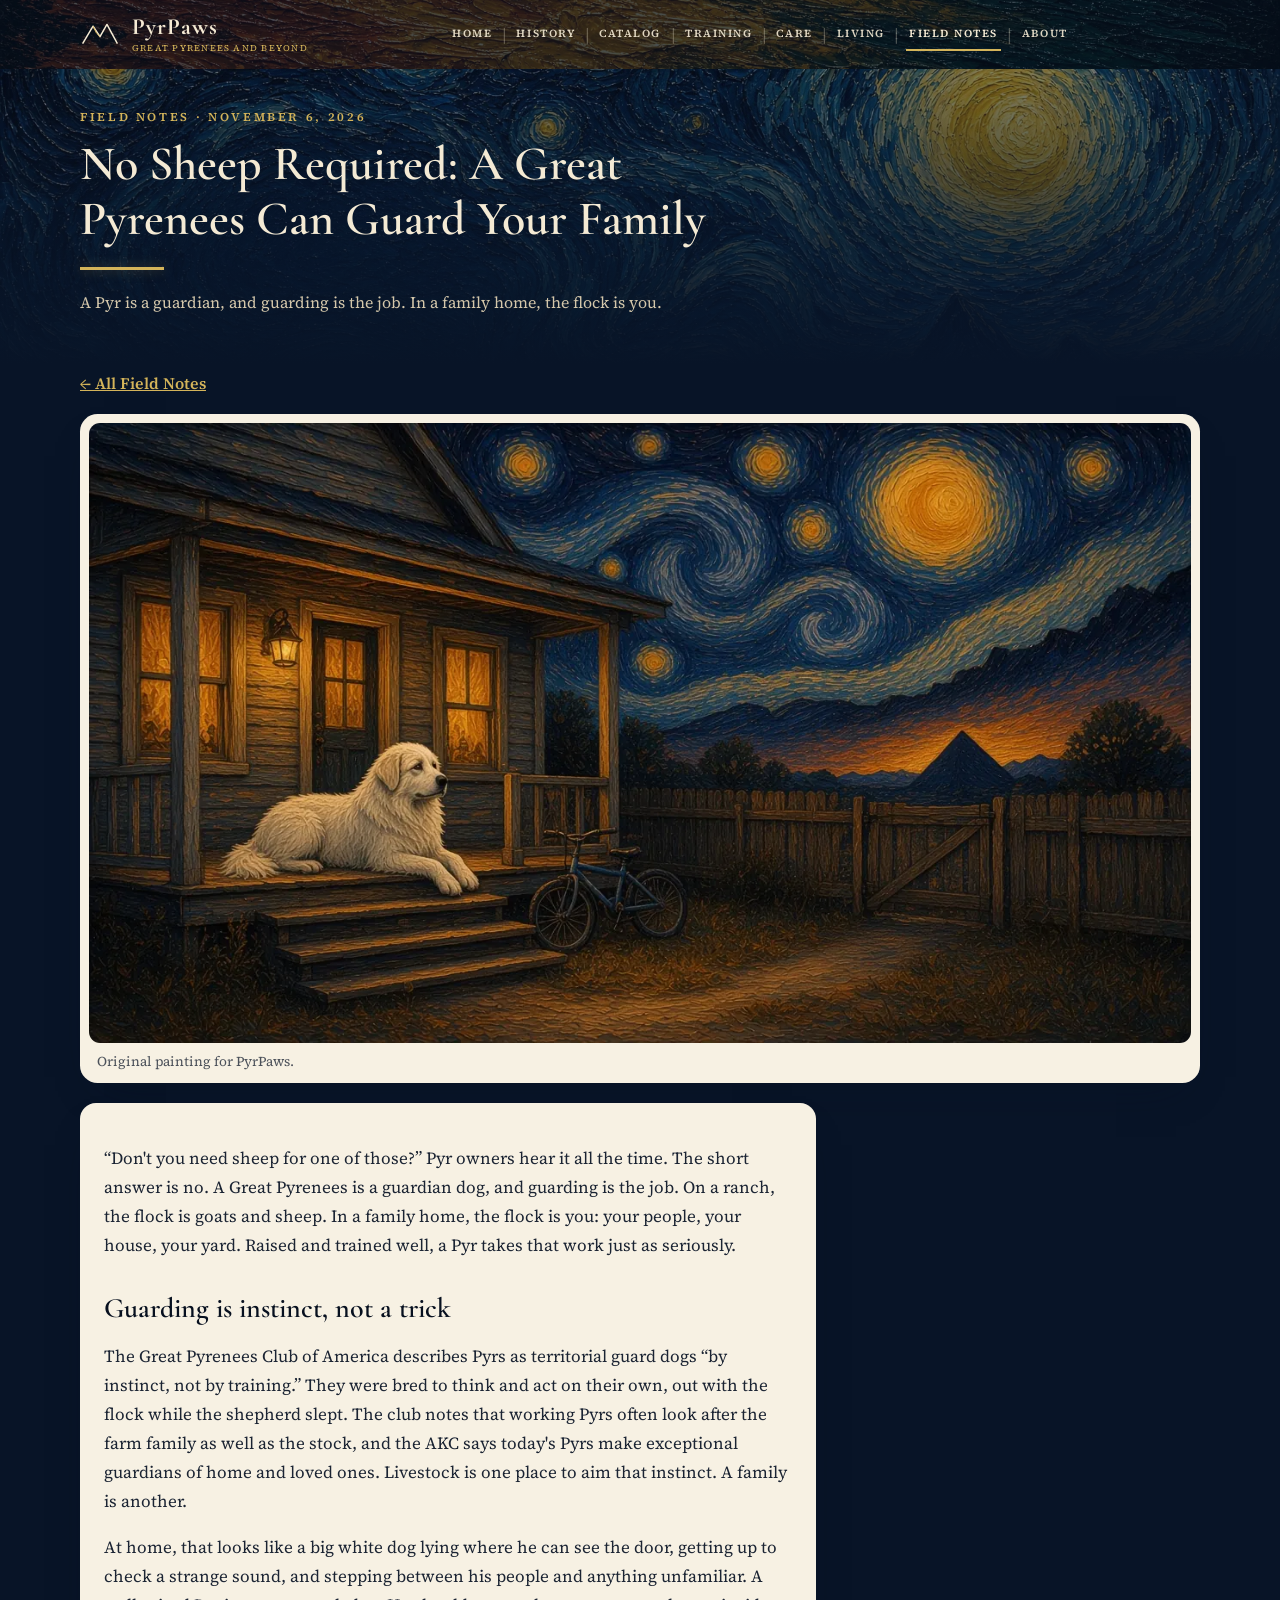
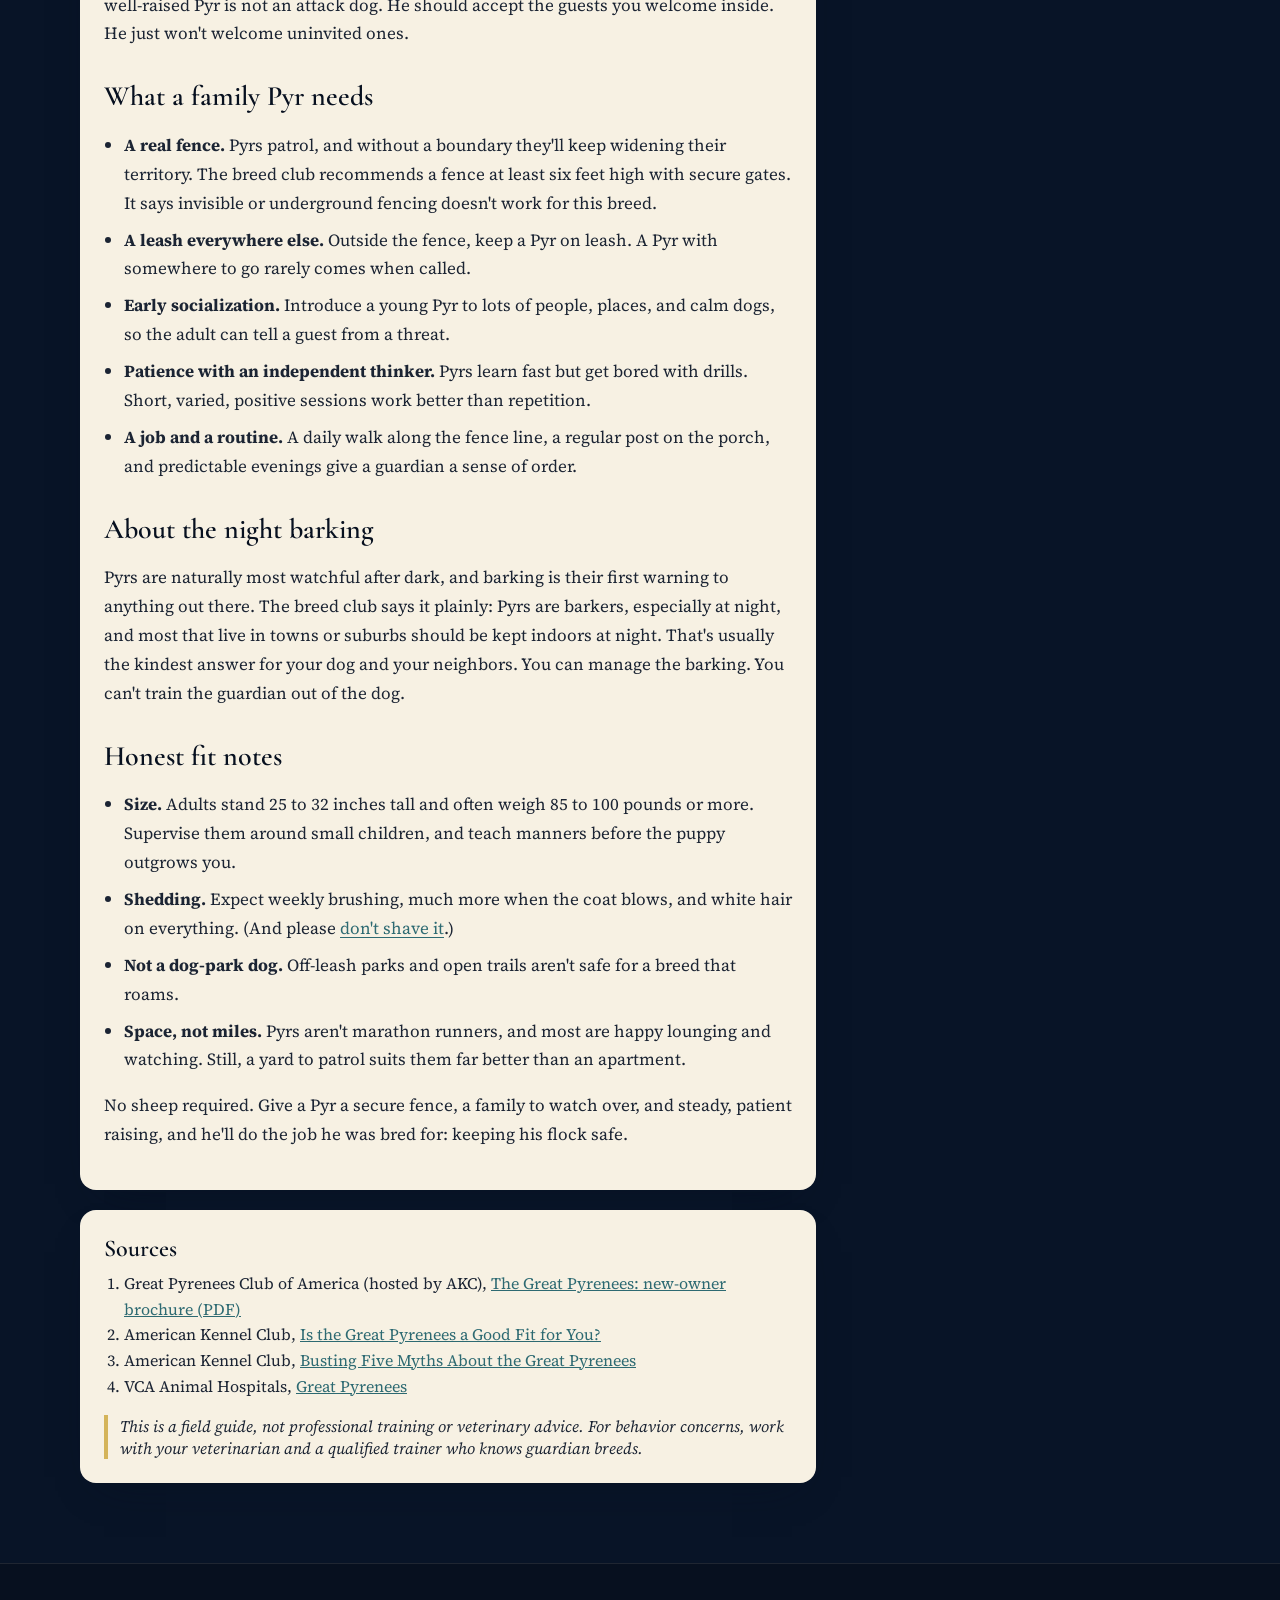
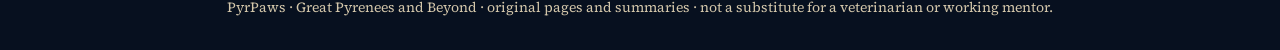
<file: field-notes/guardian-without-livestock.html>
<!DOCTYPE html>
<html lang="en">
<head>
  <meta charset="UTF-8">
  <meta name="viewport" content="width=device-width, initial-scale=1">
  <meta http-equiv="Cache-Control" content="no-cache, no-store, must-revalidate">
  <title>No Sheep Required: A Great Pyrenees Can Guard Your Family — Field Notes — PyrPaws</title>
  <meta name="description" content="You don't need livestock to own a Great Pyrenees. Raised and trained well, a Pyr guards family, home, and yard. What that looks like, what the dog needs, and honest notes on fit.">
  <link rel="canonical" href="https://pyrpaws.com/field-notes/guardian-without-livestock.html">
  <meta property="og:site_name" content="PyrPaws">
  <meta property="og:type" content="article">
  <meta property="og:url" content="https://pyrpaws.com/field-notes/guardian-without-livestock.html">
  <meta property="og:title" content="No Sheep Required: A Great Pyrenees Can Guard Your Family">
  <meta property="og:description" content="You don't need livestock to own a Great Pyrenees. Raised and trained well, a Pyr guards family, home, and yard. What that looks like, what the dog needs, and honest notes on fit.">
  <meta property="og:image" content="https://pyrpaws.com/assets/field-notes/fn-guardian-without-livestock-mascot.jpg">
  <meta name="twitter:card" content="summary_large_image">
  <meta name="twitter:title" content="No Sheep Required: A Great Pyrenees Can Guard Your Family">
  <meta name="twitter:description" content="You don't need livestock to own a Great Pyrenees. Raised and trained well, a Pyr guards family, home, and yard. What that looks like, what the dog needs, and honest notes on fit.">
  <meta name="twitter:image" content="https://pyrpaws.com/assets/field-notes/fn-guardian-without-livestock-mascot.jpg">
  <link rel="icon" type="image/svg+xml" href="../assets/favicon.svg">
  <link rel="preconnect" href="https://fonts.googleapis.com">
  <link rel="preconnect" href="https://fonts.gstatic.com" crossorigin>
  <link href="https://fonts.googleapis.com/css2?family=Cormorant+Garamond:ital,wght@0,500;0,600;0,700;1,500&family=Source+Serif+4:ital,opsz,wght@0,8..60,400;0,8..60,600;1,8..60,400&display=swap" rel="stylesheet">
  <link rel="stylesheet" href="../assets/styles.css?v=pyrpaws1">
</head>
<body>
  <header class="site-header bar">
    <div class="bar-bg" aria-hidden="true"><picture><source type="image/webp" srcset="../assets/paint-bar.webp?v=pyrpaws1"><img src="../assets/paint-bar.jpg?v=pyrpaws1" alt=""></picture></div>
  <div class="header-inner site-wrap">
    <a class="brand" href="../index.html" aria-label="PyrPaws home">
    <svg width="40" height="30" viewBox="0 0 46 34" fill="none" aria-hidden="true">
  <path d="M3 28 L15 8 L23 20 L31 6 L43 28" stroke="#f4ead4" stroke-width="1.7" stroke-linejoin="round"/>
  <path d="M15 8 L19 16 L23 20" stroke="#d4b45a" stroke-width="1.15"/>
</svg>
    <span class="brand-copy"><strong>PyrPaws</strong><span>Great Pyrenees and Beyond</span></span>
  </a>
    <nav class="desk-nav" aria-label="Primary"><a href="../index.html">Home</a><span class="pipe" aria-hidden="true">|</span><a href="../history.html">History</a><span class="pipe" aria-hidden="true">|</span><a href="../archive.html">Catalog</a><span class="pipe" aria-hidden="true">|</span><a href="../training.html">Training</a><span class="pipe" aria-hidden="true">|</span><a href="../care.html">Care</a><span class="pipe" aria-hidden="true">|</span><a href="../living.html">Living</a><span class="pipe" aria-hidden="true">|</span><a href="../field-notes.html" class="active" aria-current="page">Field Notes</a><span class="pipe" aria-hidden="true">|</span><a href="../about.html">About</a></nav>
    <button type="button" class="menu-btn" data-open-menu aria-expanded="false" aria-controls="site-menu">
      <span class="bars" aria-hidden="true"><i></i><i></i><i></i></span>
      Menu
    </button>
  </div>
  <div class="menu-panel" id="site-menu" data-menu hidden>
    <div class="bg" aria-hidden="true"><picture><source type="image/webp" srcset="../assets/hero-mobile.webp?v=pyrpaws1"><img src="../assets/hero-mobile.jpg?v=pyrpaws1" alt=""></picture></div>
    <div class="menu-top">
      <a class="brand" href="../index.html" aria-label="PyrPaws home">
    <svg width="40" height="30" viewBox="0 0 46 34" fill="none" aria-hidden="true">
  <path d="M3 28 L15 8 L23 20 L31 6 L43 28" stroke="#f4ead4" stroke-width="1.7" stroke-linejoin="round"/>
  <path d="M15 8 L19 16 L23 20" stroke="#d4b45a" stroke-width="1.15"/>
</svg>
    <span class="brand-copy"><strong>PyrPaws</strong><span>Great Pyrenees and Beyond</span></span>
  </a>
      <button type="button" class="menu-close" data-close-menu aria-label="Close menu">×</button>
    </div>
    <nav class="menu-links"><a href="../index.html">Home</a><a href="../history.html">History</a><a href="../archive.html">Catalog</a><a href="../training.html">Training</a><a href="../care.html">Care</a><a href="../living.html">Living</a><a href="../field-notes.html" class="active" aria-current="page">Field Notes</a><a href="../about.html">About</a></nav>
  </div>
  </header>
  <section class="page-banner">
    <picture><source type="image/webp" srcset="../assets/sky-canvas.webp?v=pyrpaws1"><img src="../assets/sky-canvas.jpg?v=pyrpaws1" alt=""></picture>
    <div class="wash"></div>
    <div class="inner site-wrap">
      <p class="kicker">Field Notes · <time datetime="2026-11-06">November 6, 2026</time></p>
      <h1>No Sheep Required: A Great Pyrenees Can Guard Your Family</h1>
      <span class="gold-rule"></span>
      <p class="lede">A Pyr is a guardian, and guarding is the job. In a family home, the flock is you.</p>
    </div>
  </section>
  <main class="page-main">
    <div class="site-wrap" style="display:grid;gap:1.25rem">
      <p style="margin:0"><a class="post-back" href="../field-notes.html">← All Field Notes</a></p>
      <figure class="post-hero">
        <picture><source type="image/webp" srcset="../assets/field-notes/fn-guardian-without-livestock-mascot.webp?v=pyrpaws1"><img src="../assets/field-notes/fn-guardian-without-livestock-mascot.jpg?v=pyrpaws1" width="1280" height="720" alt="Painting of a white Great Pyrenees lying watchfully on the porch steps of a lamplit farmhouse at dusk, beside a child's bicycle and a tall wooden fence, under a swirling navy sky with a gold moon and one distant pyramid peak."></picture>
        <figcaption>Original painting for PyrPaws.</figcaption>
      </figure>
      <article class="paper-card prose">

<p>&ldquo;Don't you need sheep for one of those?&rdquo; Pyr owners hear it all the time. The short answer is no. A Great Pyrenees is a guardian dog, and guarding is the job. On a ranch, the flock is goats and sheep. In a family home, the flock is you: your people, your house, your yard. Raised and trained well, a Pyr takes that work just as seriously.</p>

<h2>Guarding is instinct, not a trick</h2>
<p>The Great Pyrenees Club of America describes Pyrs as territorial guard dogs &ldquo;by instinct, not by training.&rdquo; They were bred to think and act on their own, out with the flock while the shepherd slept. The club notes that working Pyrs often look after the farm family as well as the stock, and the AKC says today's Pyrs make exceptional guardians of home and loved ones. Livestock is one place to aim that instinct. A family is another.</p>
<p>At home, that looks like a big white dog lying where he can see the door, getting up to check a strange sound, and stepping between his people and anything unfamiliar. A well-raised Pyr is not an attack dog. He should accept the guests you welcome inside. He just won't welcome uninvited ones.</p>

<h2>What a family Pyr needs</h2>
<ul>
<li><strong>A real fence.</strong> Pyrs patrol, and without a boundary they'll keep widening their territory. The breed club recommends a fence at least six feet high with secure gates. It says invisible or underground fencing doesn't work for this breed.</li>
<li><strong>A leash everywhere else.</strong> Outside the fence, keep a Pyr on leash. A Pyr with somewhere to go rarely comes when called.</li>
<li><strong>Early socialization.</strong> Introduce a young Pyr to lots of people, places, and calm dogs, so the adult can tell a guest from a threat.</li>
<li><strong>Patience with an independent thinker.</strong> Pyrs learn fast but get bored with drills. Short, varied, positive sessions work better than repetition.</li>
<li><strong>A job and a routine.</strong> A daily walk along the fence line, a regular post on the porch, and predictable evenings give a guardian a sense of order.</li>
</ul>

<h2>About the night barking</h2>
<p>Pyrs are naturally most watchful after dark, and barking is their first warning to anything out there. The breed club says it plainly: Pyrs are barkers, especially at night, and most that live in towns or suburbs should be kept indoors at night. That's usually the kindest answer for your dog and your neighbors. You can manage the barking. You can't train the guardian out of the dog.</p>

<h2>Honest fit notes</h2>
<ul>
<li><strong>Size.</strong> Adults stand 25 to 32 inches tall and often weigh 85 to 100 pounds or more. Supervise them around small children, and teach manners before the puppy outgrows you.</li>
<li><strong>Shedding.</strong> Expect weekly brushing, much more when the coat blows, and white hair on everything. (And please <a href="./dont-shave-texas-summer.html">don't shave it</a>.)</li>
<li><strong>Not a dog-park dog.</strong> Off-leash parks and open trails aren't safe for a breed that roams.</li>
<li><strong>Space, not miles.</strong> Pyrs aren't marathon runners, and most are happy lounging and watching. Still, a yard to patrol suits them far better than an apartment.</li>
</ul>

<p>No sheep required. Give a Pyr a secure fence, a family to watch over, and steady, patient raising, and he'll do the job he was bred for: keeping his flock safe.</p>

      </article>
      <aside class="paper-card post-sources" aria-labelledby="sources-h">
        <h2 id="sources-h">Sources</h2>
        <ol>
          <li>Great Pyrenees Club of America (hosted by AKC), <a href="https://cdn.akc.org/GreatPyrenees-club-flier.pdf" rel="noopener">The Great Pyrenees: new-owner brochure (PDF)</a></li>
          <li>American Kennel Club, <a href="https://www.akc.org/expert-advice/dog-breeds/great-pyrenees-right-for-you/" rel="noopener">Is the Great Pyrenees a Good Fit for You?</a></li>
          <li>American Kennel Club, <a href="https://www.akc.org/expert-advice/dog-breeds/breed-spotlight-busting-five-myths-about-the-great-pyrenees/" rel="noopener">Busting Five Myths About the Great Pyrenees</a></li>
          <li>VCA Animal Hospitals, <a href="https://vcahospitals.com/know-your-pet/great-pyrenees" rel="noopener">Great Pyrenees</a></li>
        </ol>
        <p class="callout" style="margin:1rem 0 0;padding-left:0.75rem"><em>This is a field guide, not professional training or veterinary advice. For behavior concerns, work with your veterinarian and a qualified trainer who knows guardian breeds.</em></p>
      </aside>
    </div>
  </main>
  <footer class="site-footer"><div class="site-wrap">PyrPaws · Great Pyrenees and Beyond · original pages and summaries · not a substitute for a veterinarian or working mentor.</div></footer>
  <script src="../assets/site.js?v=pyrpaws1"></script>
</body>
</html>
</file>
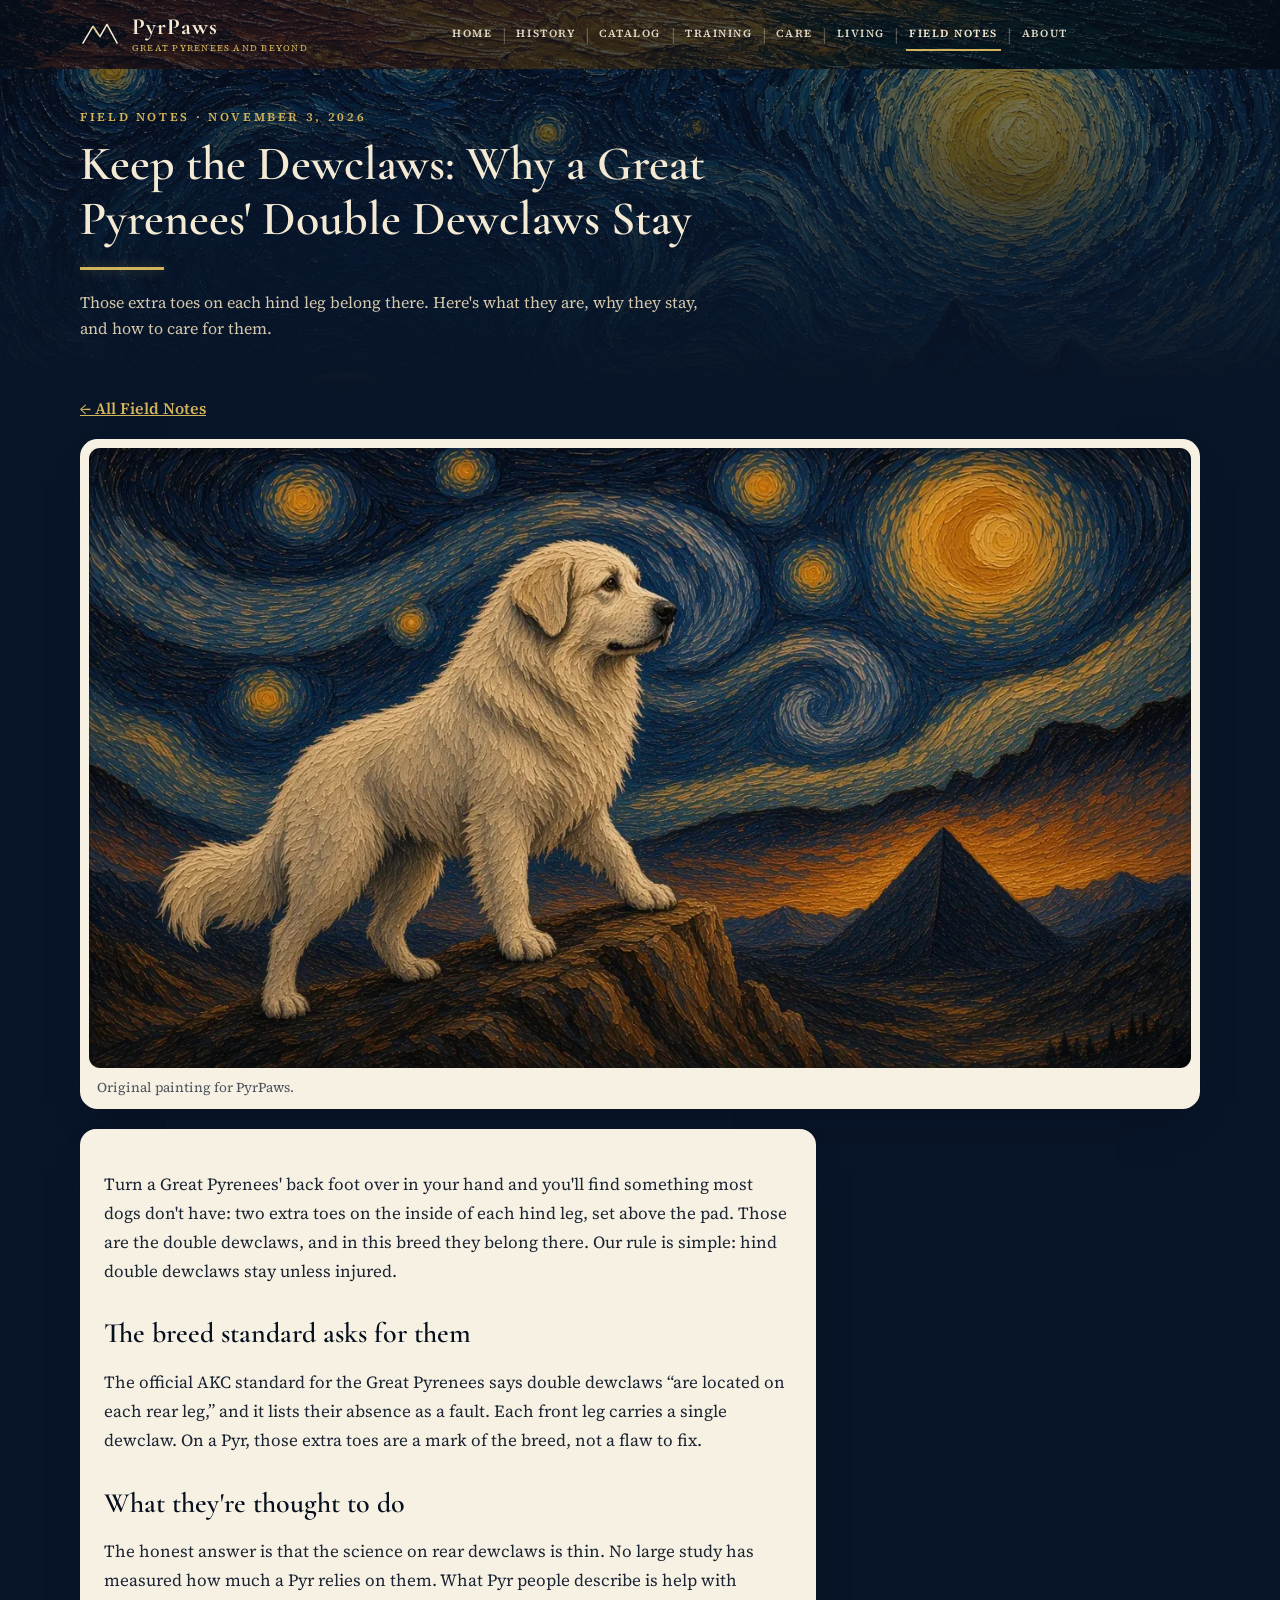
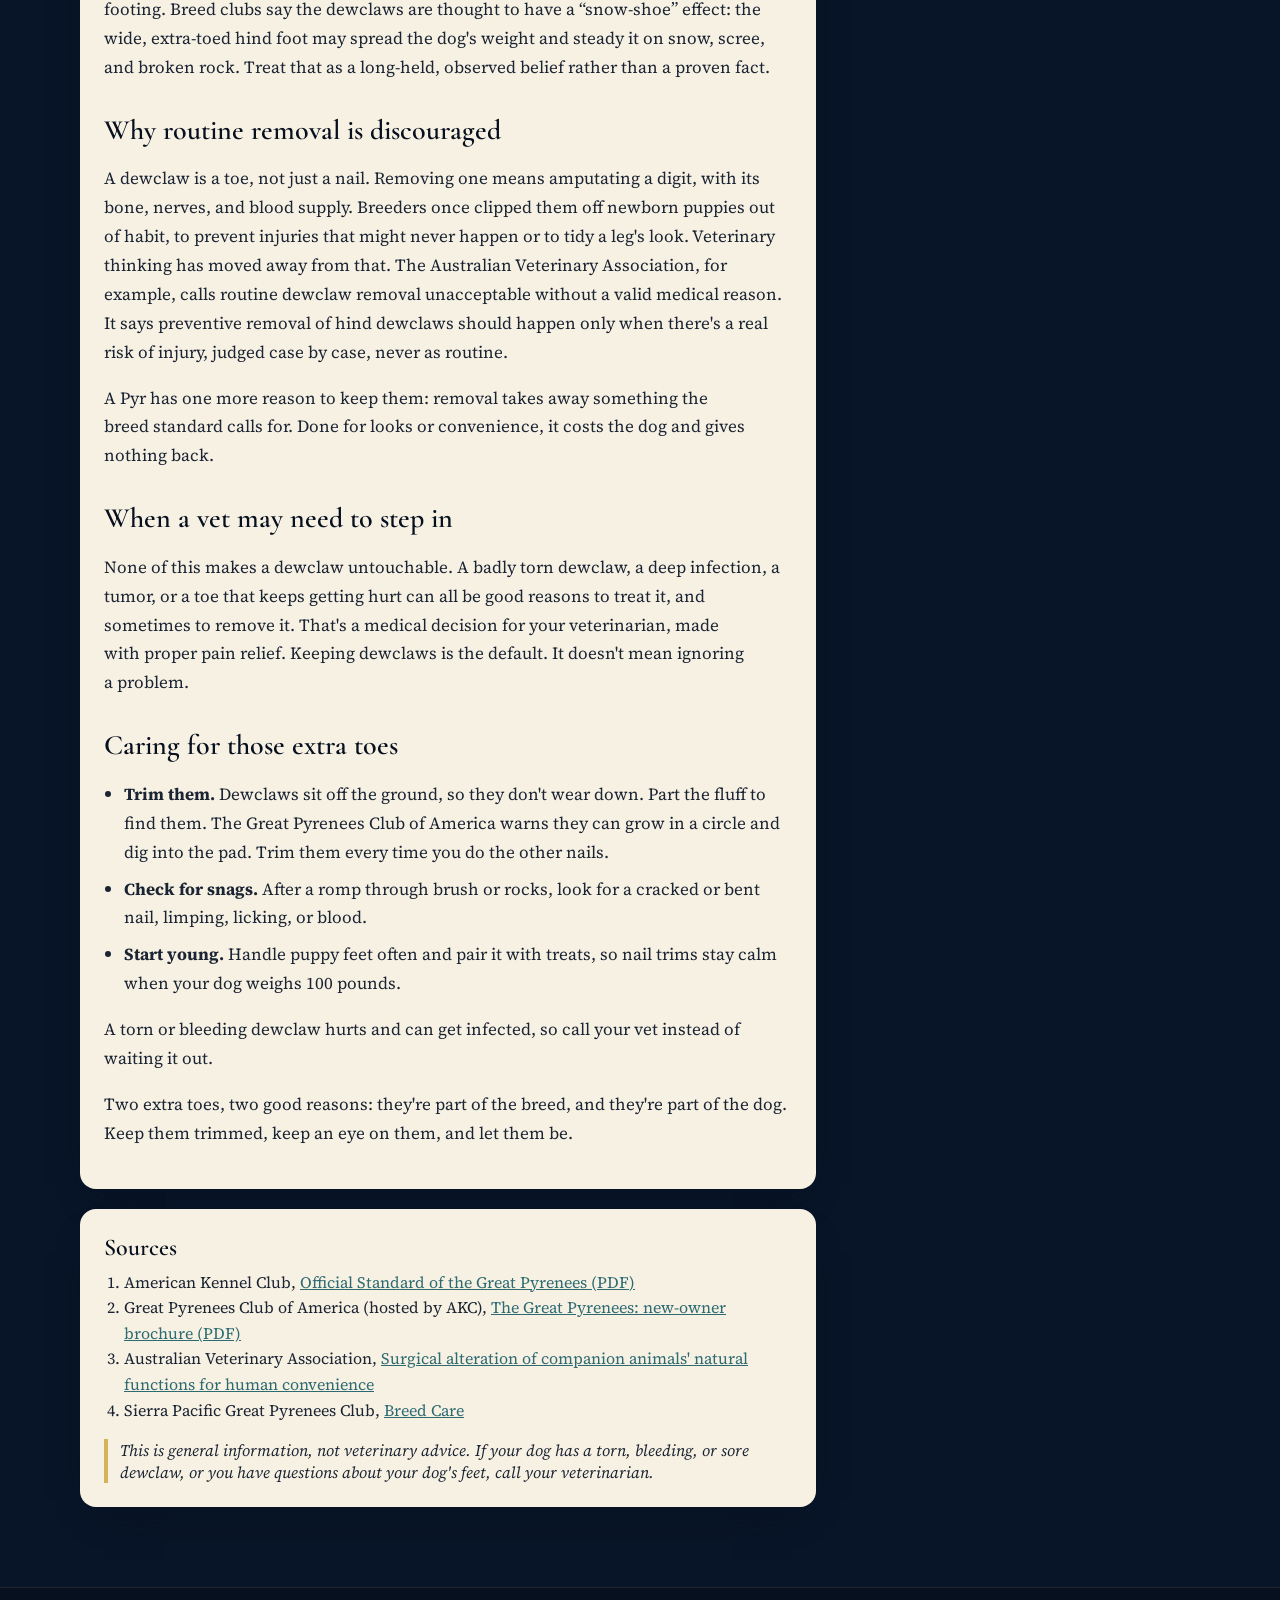
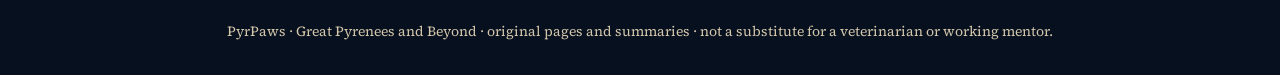
<file: field-notes/keep-the-dewclaws.html>
<!DOCTYPE html>
<html lang="en">
<head>
  <meta charset="UTF-8">
  <meta name="viewport" content="width=device-width, initial-scale=1">
  <meta http-equiv="Cache-Control" content="no-cache, no-store, must-revalidate">
  <title>Keep the Dewclaws: Why a Great Pyrenees' Double Dewclaws Stay — Field Notes — PyrPaws</title>
  <meta name="description" content="Those two extra toes on each hind leg are part of the Great Pyrenees. What the breed standard says, what the dewclaws are thought to do, why routine removal is discouraged, and how to care for them.">
  <link rel="canonical" href="https://pyrpaws.com/field-notes/keep-the-dewclaws.html">
  <meta property="og:site_name" content="PyrPaws">
  <meta property="og:type" content="article">
  <meta property="og:url" content="https://pyrpaws.com/field-notes/keep-the-dewclaws.html">
  <meta property="og:title" content="Keep the Dewclaws: Why a Great Pyrenees' Double Dewclaws Stay">
  <meta property="og:description" content="Those two extra toes on each hind leg are part of the Great Pyrenees. What the breed standard says, what the dewclaws are thought to do, why routine removal is discouraged, and how to care for them.">
  <meta property="og:image" content="https://pyrpaws.com/assets/field-notes/fn-keep-the-dewclaws-mascot.jpg">
  <meta name="twitter:card" content="summary_large_image">
  <meta name="twitter:title" content="Keep the Dewclaws: Why a Great Pyrenees' Double Dewclaws Stay">
  <meta name="twitter:description" content="Those two extra toes on each hind leg are part of the Great Pyrenees. What the breed standard says, what the dewclaws are thought to do, why routine removal is discouraged, and how to care for them.">
  <meta name="twitter:image" content="https://pyrpaws.com/assets/field-notes/fn-keep-the-dewclaws-mascot.jpg">
  <link rel="icon" type="image/svg+xml" href="../assets/favicon.svg">
  <link rel="preconnect" href="https://fonts.googleapis.com">
  <link rel="preconnect" href="https://fonts.gstatic.com" crossorigin>
  <link href="https://fonts.googleapis.com/css2?family=Cormorant+Garamond:ital,wght@0,500;0,600;0,700;1,500&family=Source+Serif+4:ital,opsz,wght@0,8..60,400;0,8..60,600;1,8..60,400&display=swap" rel="stylesheet">
  <link rel="stylesheet" href="../assets/styles.css?v=pyrpaws1">
</head>
<body>
  <header class="site-header bar">
    <div class="bar-bg" aria-hidden="true"><picture><source type="image/webp" srcset="../assets/paint-bar.webp?v=pyrpaws1"><img src="../assets/paint-bar.jpg?v=pyrpaws1" alt=""></picture></div>
  <div class="header-inner site-wrap">
    <a class="brand" href="../index.html" aria-label="PyrPaws home">
    <svg width="40" height="30" viewBox="0 0 46 34" fill="none" aria-hidden="true">
  <path d="M3 28 L15 8 L23 20 L31 6 L43 28" stroke="#f4ead4" stroke-width="1.7" stroke-linejoin="round"/>
  <path d="M15 8 L19 16 L23 20" stroke="#d4b45a" stroke-width="1.15"/>
</svg>
    <span class="brand-copy"><strong>PyrPaws</strong><span>Great Pyrenees and Beyond</span></span>
  </a>
    <nav class="desk-nav" aria-label="Primary"><a href="../index.html">Home</a><span class="pipe" aria-hidden="true">|</span><a href="../history.html">History</a><span class="pipe" aria-hidden="true">|</span><a href="../archive.html">Catalog</a><span class="pipe" aria-hidden="true">|</span><a href="../training.html">Training</a><span class="pipe" aria-hidden="true">|</span><a href="../care.html">Care</a><span class="pipe" aria-hidden="true">|</span><a href="../living.html">Living</a><span class="pipe" aria-hidden="true">|</span><a href="../field-notes.html" class="active" aria-current="page">Field Notes</a><span class="pipe" aria-hidden="true">|</span><a href="../about.html">About</a></nav>
    <button type="button" class="menu-btn" data-open-menu aria-expanded="false" aria-controls="site-menu">
      <span class="bars" aria-hidden="true"><i></i><i></i><i></i></span>
      Menu
    </button>
  </div>
  <div class="menu-panel" id="site-menu" data-menu hidden>
    <div class="bg" aria-hidden="true"><picture><source type="image/webp" srcset="../assets/hero-mobile.webp?v=pyrpaws1"><img src="../assets/hero-mobile.jpg?v=pyrpaws1" alt=""></picture></div>
    <div class="menu-top">
      <a class="brand" href="../index.html" aria-label="PyrPaws home">
    <svg width="40" height="30" viewBox="0 0 46 34" fill="none" aria-hidden="true">
  <path d="M3 28 L15 8 L23 20 L31 6 L43 28" stroke="#f4ead4" stroke-width="1.7" stroke-linejoin="round"/>
  <path d="M15 8 L19 16 L23 20" stroke="#d4b45a" stroke-width="1.15"/>
</svg>
    <span class="brand-copy"><strong>PyrPaws</strong><span>Great Pyrenees and Beyond</span></span>
  </a>
      <button type="button" class="menu-close" data-close-menu aria-label="Close menu">×</button>
    </div>
    <nav class="menu-links"><a href="../index.html">Home</a><a href="../history.html">History</a><a href="../archive.html">Catalog</a><a href="../training.html">Training</a><a href="../care.html">Care</a><a href="../living.html">Living</a><a href="../field-notes.html" class="active" aria-current="page">Field Notes</a><a href="../about.html">About</a></nav>
  </div>
  </header>
  <section class="page-banner">
    <picture><source type="image/webp" srcset="../assets/sky-canvas.webp?v=pyrpaws1"><img src="../assets/sky-canvas.jpg?v=pyrpaws1" alt=""></picture>
    <div class="wash"></div>
    <div class="inner site-wrap">
      <p class="kicker">Field Notes · <time datetime="2026-11-03">November 3, 2026</time></p>
      <h1>Keep the Dewclaws: Why a Great Pyrenees' Double Dewclaws Stay</h1>
      <span class="gold-rule"></span>
      <p class="lede">Those extra toes on each hind leg belong there. Here's what they are, why they stay, and how to care for them.</p>
    </div>
  </section>
  <main class="page-main">
    <div class="site-wrap" style="display:grid;gap:1.25rem">
      <p style="margin:0"><a class="post-back" href="../field-notes.html">← All Field Notes</a></p>
      <figure class="post-hero">
        <picture><source type="image/webp" srcset="../assets/field-notes/fn-keep-the-dewclaws-mascot.webp?v=pyrpaws1"><img src="../assets/field-notes/fn-keep-the-dewclaws-mascot.jpg?v=pyrpaws1" width="1280" height="720" alt="Painting of a white Great Pyrenees standing on a rugged rock ledge, hind feet planted on the stone, under a swirling navy night sky with a gold moon and stars, with one dark pyramid peak on the horizon."></picture>
        <figcaption>Original painting for PyrPaws.</figcaption>
      </figure>
      <article class="paper-card prose">

<p>Turn a Great Pyrenees' back foot over in your hand and you'll find something most dogs don't have: two extra toes on the inside of each hind leg, set above the pad. Those are the double dewclaws, and in this breed they belong there. Our rule is simple: hind double dewclaws stay unless injured.</p>

<h2>The breed standard asks for them</h2>
<p>The official AKC standard for the Great Pyrenees says double dewclaws &ldquo;are located on each rear leg,&rdquo; and it lists their absence as a fault. Each front leg carries a single dewclaw. On a Pyr, those extra toes are a mark of the breed, not a flaw to fix.</p>

<h2>What they're thought to do</h2>
<p>The honest answer is that the science on rear dewclaws is thin. No large study has measured how much a Pyr relies on them. What Pyr people describe is help with footing. Breed clubs say the dewclaws are thought to have a &ldquo;snow-shoe&rdquo; effect: the wide, extra-toed hind foot may spread the dog's weight and steady it on snow, scree, and broken rock. Treat that as a long-held, observed belief rather than a proven fact.</p>

<h2>Why routine removal is discouraged</h2>
<p>A dewclaw is a toe, not just a nail. Removing one means amputating a digit, with its bone, nerves, and blood supply. Breeders once clipped them off newborn puppies out of habit, to prevent injuries that might never happen or to tidy a leg's look. Veterinary thinking has moved away from that. The Australian Veterinary Association, for example, calls routine dewclaw removal unacceptable without a valid medical reason. It says preventive removal of hind dewclaws should happen only when there's a real risk of injury, judged case by case, never as routine.</p>
<p>A Pyr has one more reason to keep them: removal takes away something the breed standard calls for. Done for looks or convenience, it costs the dog and gives nothing back.</p>

<h2>When a vet may need to step in</h2>
<p>None of this makes a dewclaw untouchable. A badly torn dewclaw, a deep infection, a tumor, or a toe that keeps getting hurt can all be good reasons to treat it, and sometimes to remove it. That's a medical decision for your veterinarian, made with proper pain relief. Keeping dewclaws is the default. It doesn't mean ignoring a problem.</p>

<h2>Caring for those extra toes</h2>
<ul>
<li><strong>Trim them.</strong> Dewclaws sit off the ground, so they don't wear down. Part the fluff to find them. The Great Pyrenees Club of America warns they can grow in a circle and dig into the pad. Trim them every time you do the other nails.</li>
<li><strong>Check for snags.</strong> After a romp through brush or rocks, look for a cracked or bent nail, limping, licking, or blood.</li>
<li><strong>Start young.</strong> Handle puppy feet often and pair it with treats, so nail trims stay calm when your dog weighs 100 pounds.</li>
</ul>
<p>A torn or bleeding dewclaw hurts and can get infected, so call your vet instead of waiting it out.</p>

<p>Two extra toes, two good reasons: they're part of the breed, and they're part of the dog. Keep them trimmed, keep an eye on them, and let them be.</p>

      </article>
      <aside class="paper-card post-sources" aria-labelledby="sources-h">
        <h2 id="sources-h">Sources</h2>
        <ol>
          <li>American Kennel Club, <a href="https://images.akc.org/pdf/breeds/standards/GreatPyrenees.pdf" rel="noopener">Official Standard of the Great Pyrenees (PDF)</a></li>
          <li>Great Pyrenees Club of America (hosted by AKC), <a href="https://cdn.akc.org/GreatPyrenees-club-flier.pdf" rel="noopener">The Great Pyrenees: new-owner brochure (PDF)</a></li>
          <li>Australian Veterinary Association, <a href="https://www.ava.com.au/policy/surgical-alteration-of-companion-animals-natural-functions-for-human-convenience" rel="noopener">Surgical alteration of companion animals' natural functions for human convenience</a></li>
          <li>Sierra Pacific Great Pyrenees Club, <a href="https://spgpc.org/breed-care" rel="noopener">Breed Care</a></li>
        </ol>
        <p class="callout" style="margin:1rem 0 0;padding-left:0.75rem"><em>This is general information, not veterinary advice. If your dog has a torn, bleeding, or sore dewclaw, or you have questions about your dog's feet, call your veterinarian.</em></p>
      </aside>
    </div>
  </main>
  <footer class="site-footer"><div class="site-wrap">PyrPaws · Great Pyrenees and Beyond · original pages and summaries · not a substitute for a veterinarian or working mentor.</div></footer>
  <script src="../assets/site.js?v=pyrpaws1"></script>
</body>
</html>
</file>
<file: assets/styles.css>
:root {
  --ink: #07101f;
  --navy: #0c1c38;
  --navy-deep: #081427;
  --cream: #f4ead4;
  --cream-dim: #d4c7ab;
  --gold: #d4b45a;
  --gold-deep: #b8923a;
  --teal: #2d6a72;
  --paper: #f7f1e3;
  --ink-soft: #1b2433;
  --display: "Cormorant Garamond", Georgia, serif;
  --serif: "Source Serif 4", Georgia, serif;
}

* { box-sizing: border-box; }
html { -webkit-font-smoothing: antialiased; background: var(--ink); color: var(--cream); }
body { margin: 0; min-height: 100svh; font-family: var(--serif); background: var(--ink); color: var(--cream); }
button:not(:disabled), [role="button"]:not(:disabled) { cursor: pointer; }
h1, h2, h3 { font-family: var(--display); text-wrap: balance; font-weight: 600; }
p { text-wrap: pretty; }
a { color: inherit; }
img { max-width: 100%; }

.site-wrap { width: min(1120px, calc(100% - 2.5rem)); margin-inline: auto; min-width: 0; }

.gold-rule {
  display: block; width: 5.25rem; height: 3px; margin: 1.25rem 0;
  background: var(--gold); box-shadow: 0 0 12px rgb(212 180 90 / 0.35);
}
.kicker {
  margin: 0 0 0.75rem; font-size: 0.75rem; font-weight: 600;
  letter-spacing: 0.22em; text-transform: uppercase; color: var(--gold);
}
.paper-card {
  background: var(--paper); color: var(--ink-soft); border-radius: 1rem;
  padding: 1.5rem; box-shadow: 0 18px 40px -24px rgb(7 16 31 / 0.55);
}
.paper-card h2, .paper-card h3 { color: var(--ink); }
.paint-btn {
  display: inline-flex; align-items: center; justify-content: center;
  min-height: 2.75rem; padding: 0.5rem 1.1rem; border-radius: 999px;
  border: 1px solid color-mix(in oklab, var(--ink) 22%, transparent);
  background: transparent; color: var(--ink); font-family: var(--serif);
  font-size: 0.9375rem; font-weight: 600; text-decoration: none;
}
.paint-btn.gold { border-color: transparent; background: var(--gold); color: var(--ink); }
.paint-btn.ghost { border-color: color-mix(in oklab, var(--cream) 35%, transparent); color: var(--cream); }

.brand { display: flex; align-items: center; gap: 0.75rem; text-decoration: none; min-width: 0; color: var(--cream); }
.brand-copy { display: flex; flex-direction: column; line-height: 1; min-width: 0; }
.brand-copy strong { font-family: var(--display); font-weight: 700; letter-spacing: 0.05em; font-size: 1.45rem; white-space: nowrap; }
.brand-copy span { margin-top: 0.3rem; font-size: 0.55rem; letter-spacing: 0.14em; text-transform: uppercase; color: var(--gold); white-space: nowrap; }

.site-header { position: relative; z-index: 80; }
.site-header.overlay { position: absolute; inset: 0 0 auto 0; }
.site-header.bar { isolation: isolate; }
.bar-bg { pointer-events: none; position: absolute; inset: 0; background: var(--navy-deep); }
.bar-bg img { width: 100%; height: 100%; object-fit: cover; opacity: 0.9; }
.bar-bg::after { content: ""; position: absolute; inset: 0; background: rgb(7 16 31 / 0.7); }
.header-inner { position: relative; display: flex; align-items: center; justify-content: space-between; gap: 0.75rem; padding: 1rem 0; }

.desk-nav { display: none; flex: 1; align-items: center; justify-content: center; white-space: nowrap; }
.desk-nav a { padding: 0.5rem 0.2rem; font-size: 0.68rem; font-weight: 600; letter-spacing: 0.14em; text-transform: uppercase; text-decoration: none; border-bottom: 2px solid transparent; color: rgb(244 234 212 / 0.9); }
.desk-nav a.active { border-bottom-color: var(--gold); color: var(--cream); }
.desk-nav .pipe { margin: 0 0.4rem; color: rgb(244 234 212 / 0.35); }

.menu-btn {
  position: relative; z-index: 90; display: inline-flex; align-items: center; gap: 0.5rem;
  min-height: 3rem; padding: 0 1rem; border-radius: 999px;
  border: 1px solid rgb(244 234 212 / 0.35); background: rgb(7 16 31 / 0.5);
  color: var(--cream); font-family: var(--serif); font-size: 0.875rem;
  font-weight: 600; letter-spacing: 0.18em; text-transform: uppercase;
}
.menu-btn .bars { display: flex; flex-direction: column; gap: 3px; }
.menu-btn .bars i { display: block; width: 1rem; height: 2px; background: var(--cream); }

.menu-panel {
  display: none; position: fixed; inset: 0; z-index: 200; flex-direction: column;
  background: var(--ink); color: var(--cream);
}
.menu-panel.is-open { display: flex; }
.menu-panel .bg { pointer-events: none; position: absolute; inset: 0; }
.menu-panel .bg img { width: 100%; height: 100%; object-fit: cover; opacity: 0.35; }
.menu-panel .bg::after { content: ""; position: absolute; inset: 0; background: rgb(7 16 31 / 0.85); }
.menu-top { position: relative; display: flex; align-items: center; justify-content: space-between; padding: 1rem 1.25rem; }
.menu-close { min-height: 3rem; min-width: 3rem; border: 0; background: transparent; color: var(--cream); font-size: 1.75rem; line-height: 1; }
.menu-links { position: relative; flex: 1; display: flex; flex-direction: column; justify-content: center; gap: 0.25rem; padding: 0 2rem 4rem; }
.menu-links a { font-family: var(--display); font-size: 2.25rem; text-decoration: none; padding: 0.75rem 0; color: var(--cream); }
.menu-links a.active { color: var(--gold); }

.hero {
  position: relative; isolation: isolate; min-height: 100svh; overflow: hidden;
}
.hero-art { position: absolute; inset: 0; width: 100%; height: 100%; object-fit: cover; object-position: center top; }
.hero-scrim, .hero-top, .hero-bot { pointer-events: none; position: absolute; }
.hero-scrim { inset: 0; background: rgb(7 16 31 / 0.22); }
.hero-top { inset: 0 0 auto 0; height: 13rem; background: linear-gradient(to bottom, rgb(7 16 31 / 0.8), transparent); }
.hero-bot { inset: auto 0 0 0; height: 10rem; background: linear-gradient(to top, rgb(7 16 31 / 0.8), transparent); }
.hero-copy {
  position: relative; display: flex; flex-direction: column; justify-content: flex-start;
  min-height: 100svh; padding: 6rem 0 14rem;
}
.hero-copy h1 {
  max-width: 36rem; margin: 0; font-size: 2.05rem; line-height: 1.08; color: var(--cream);
  text-shadow: 0 2px 18px rgb(7 16 31 / 0.55);
}
.hero-copy .lede {
  max-width: 28rem; width: 100%; min-width: 0; font-size: 1rem; line-height: 1.6;
  color: rgb(244 234 212 / 0.9); text-shadow: 0 2px 14px rgb(7 16 31 / 0.5);
}
.lede-rest { display: none; margin-top: 0.75rem; }
.hero-copy .hero-sub {
  max-width: 36rem; margin: 0.5rem 0 0; font-size: 1.25rem; line-height: 1.3; color: rgb(244 234 212 / 0.95);
  text-shadow: 0 2px 14px rgb(7 16 31 / 0.5);
}

.ladder { background: var(--navy); padding: 3.25rem 0 4.25rem; }
.ladder h2 { margin: 0; max-width: 40rem; font-size: 1.875rem; color: var(--cream); }
.ladder-lede { max-width: 36rem; color: var(--cream-dim); font-size: 1.05rem; line-height: 1.6; }
.ladder-frame {
  margin: 1.75rem 0 1.35rem; max-width: 34rem;
  background: var(--paper); border-radius: 1.1rem; padding: 0.55rem;
  box-shadow: 0 18px 40px -24px rgb(7 16 31 / 0.55);
}
.ladder-frame img { display: block; width: 100%; height: auto; border-radius: 0.7rem; }
.ladder-actions { margin: 0; }

.rooms { background: var(--navy-deep); padding: 4rem 0 6rem; }
.rooms h2 { margin: 0; max-width: 40rem; font-size: 1.875rem; color: var(--cream); }
.grid-3 { display: grid; gap: 1.25rem; margin-top: 2.5rem; }
.grid-2 { display: grid; gap: 1.25rem; }
.grid-5 { display: grid; gap: 1.25rem; }

.page-banner { position: relative; isolation: isolate; overflow: hidden; }
.page-banner img { position: absolute; inset: 0; width: 100%; height: 100%; object-fit: cover; object-position: center 18%; }
.page-banner .wash { position: absolute; inset: 0; background: linear-gradient(to bottom, rgb(7 16 31 / 0.5), rgb(8 20 39 / 1)); }
.page-banner .inner { position: relative; padding: 2.5rem 0 2rem; }
.page-banner h1 { margin: 0; max-width: 48rem; font-size: 1.875rem; line-height: 1.15; color: var(--cream); }
.page-banner .lede { max-width: 40rem; color: var(--cream-dim); font-size: 1rem; line-height: 1.6; }

.page-main { background: var(--navy-deep); padding: 0.5rem 0 5rem; }
.callout { border-left: 4px solid var(--gold); }
.timeline { list-style: none; margin: 2rem 0 0; padding: 0 0 0 1.5rem; border-left: 1px solid rgb(212 180 90 / 0.5); }
.timeline li { position: relative; padding-bottom: 2rem; }
.timeline li::before { content: ""; position: absolute; left: -1.95rem; top: 0.4rem; width: 0.75rem; height: 0.75rem; border-radius: 999px; background: var(--gold); }
.timeline .kicker { margin-bottom: 0.35rem; }

.filters { display: flex; flex-direction: column; gap: 1rem; margin-bottom: 2rem; }
.filters input, .filters select {
  height: 3rem; width: 100%; border-radius: 0.5rem; border: 1px solid rgb(244 234 212 / 0.15);
  background: rgb(7 16 31 / 0.6); color: var(--cream); font-family: var(--serif); font-size: 1rem; padding: 0 1rem;
}
.chips { display: flex; flex-wrap: wrap; gap: 0.5rem; }
.chips button {
  min-height: 2.5rem; border-radius: 999px; border: 1px solid rgb(244 234 212 / 0.2);
  background: transparent; color: var(--cream-dim); padding: 0 0.75rem; font-family: var(--serif);
}
.chips button.is-on { border-color: var(--gold); background: var(--gold); color: var(--ink); }
.count { font-size: 0.875rem; color: var(--gold); font-variant-numeric: tabular-nums; }
.article-list { display: grid; gap: 1rem; list-style: none; margin: 0; padding: 0; }
.article-list a { text-decoration: none; display: flex; flex-direction: column; height: 100%; }
.article-list .topic { font-size: 0.68rem; font-weight: 600; letter-spacing: 0.16em; text-transform: uppercase; color: var(--teal); }
.article-list h3 { margin: 0.5rem 0 0; font-size: 1.5rem; }
.article-list .src { margin: 0.25rem 0 0; font-size: 0.875rem; color: rgb(27 36 51 / 0.7); }

.site-footer { border-top: 1px solid rgb(244 234 212 / 0.1); background: var(--ink); }
.site-footer .site-wrap { padding: 2rem 0; text-align: center; font-size: 0.875rem; line-height: 1.6; color: var(--cream-dim); }

@media (min-width: 768px) {
  .rooms h2, .ladder h2 { font-size: 3rem; }
  .grid-3 { grid-template-columns: repeat(2, 1fr); }
  .grid-2 { grid-template-columns: 1fr 1fr; }
  .grid-5 { grid-template-columns: 3fr 2fr; }
  .page-banner h1 { font-size: 3rem; }
  .article-list { grid-template-columns: 1fr 1fr; }
}
@media (min-width: 1280px) {
  .desk-nav { display: flex; }
  .menu-btn { display: none; }
  .grid-3 { grid-template-columns: repeat(3, 1fr); }
  /* Desktop hero: copy sits in the upper sky, clear of the dog's head (lower left of the painting). */
  .hero-copy { justify-content: flex-start; padding: clamp(5.5rem, 10vh, 8rem) 0 6rem; }
  .hero-copy h1 { font-size: clamp(3.15rem, 7vh, 4.5rem); max-width: 42rem; }
  .hero-copy .lede { font-size: 1.125rem; max-width: 40rem; }
  .lede-rest { display: block; }
}

@media (prefers-reduced-motion: reduce) {
  * { animation: none !important; transition: none !important; }
}

/* Field Notes (added beyond7; brand lockup PyrPaws pyrpaws1) */
.post-list { list-style: none; margin: 0; padding: 0; display: grid; gap: 1.25rem; }
.post-card { display: grid; gap: 1.25rem; padding: 0; overflow: hidden; }
.post-card .post-art { display: block; margin: 0; }
.post-card .post-art img { display: block; width: 100%; height: 100%; object-fit: cover; aspect-ratio: 16 / 9; }
.post-card .post-body { padding: 0 1.5rem 1.5rem; }
.post-card h2 { margin: 0.25rem 0 0.5rem; font-size: 1.75rem; line-height: 1.15; }
.post-card h2 a { text-decoration: none; color: var(--ink); }
.post-card h2 a:hover, .post-card h2 a:focus-visible { text-decoration: underline; text-decoration-color: var(--gold-deep); }
.post-meta { margin: 0; font-size: 0.8rem; font-weight: 600; letter-spacing: 0.14em; text-transform: uppercase; color: var(--teal); }
.post-card .paint-btn { margin-top: 0.5rem; }
.post-hero { margin: 0; background: var(--paper); border-radius: 1.1rem; padding: 0.55rem; box-shadow: 0 18px 40px -24px rgb(7 16 31 / 0.55); }
.post-hero img { display: block; width: 100%; height: auto; border-radius: 0.7rem; }
.post-hero figcaption { padding: 0.6rem 0.5rem 0.2rem; font-size: 0.85rem; color: rgb(27 36 51 / 0.78); }
.prose { max-width: 46rem; font-size: 1.0625rem; line-height: 1.7; }
.prose h2 { margin: 2rem 0 0.5rem; font-size: 1.75rem; line-height: 1.2; color: var(--ink); }
.prose h2:first-child { margin-top: 0; }
.prose p, .prose li { color: var(--ink-soft); }
.prose ul { padding-left: 1.25rem; }
.prose li { margin-bottom: 0.5rem; }
.prose a { color: var(--teal); text-underline-offset: 0.15em; }
.post-sources { max-width: 46rem; }
.post-sources h2 { margin: 0 0 0.5rem; font-size: 1.5rem; }
.post-sources ol { margin: 0; padding-left: 1.25rem; line-height: 1.6; }
.post-sources a { color: var(--teal); }
.post-back { color: var(--gold); font-weight: 600; }
@media (min-width: 768px) {
  .post-card { grid-template-columns: 2fr 3fr; align-items: center; }
  .post-card .post-art img { aspect-ratio: auto; min-height: 100%; }
  .post-card .post-body { padding: 1.5rem 1.75rem 1.5rem 0; }
}

/* Mobile header: keep brand lockup clear of the Menu button (2026-11-17) */
@media (max-width: 1279px) {
  .brand { flex: 1 1 auto; gap: 0.55rem; }
  .menu-btn { flex-shrink: 0; padding: 0 0.85rem; letter-spacing: 0.12em; }
  .brand-copy span { white-space: normal; font-size: 0.5rem; letter-spacing: 0.1em; line-height: 1.3; max-width: 9.5rem; }
}
@media (max-width: 380px) {
  .brand svg { width: 32px; height: 24px; }
  .brand-copy strong { font-size: 1.25rem; }
  .brand-copy span { max-width: 6.75rem; }
  .menu-btn { padding: 0 0.7rem; gap: 0.4rem; }
}
</file>
